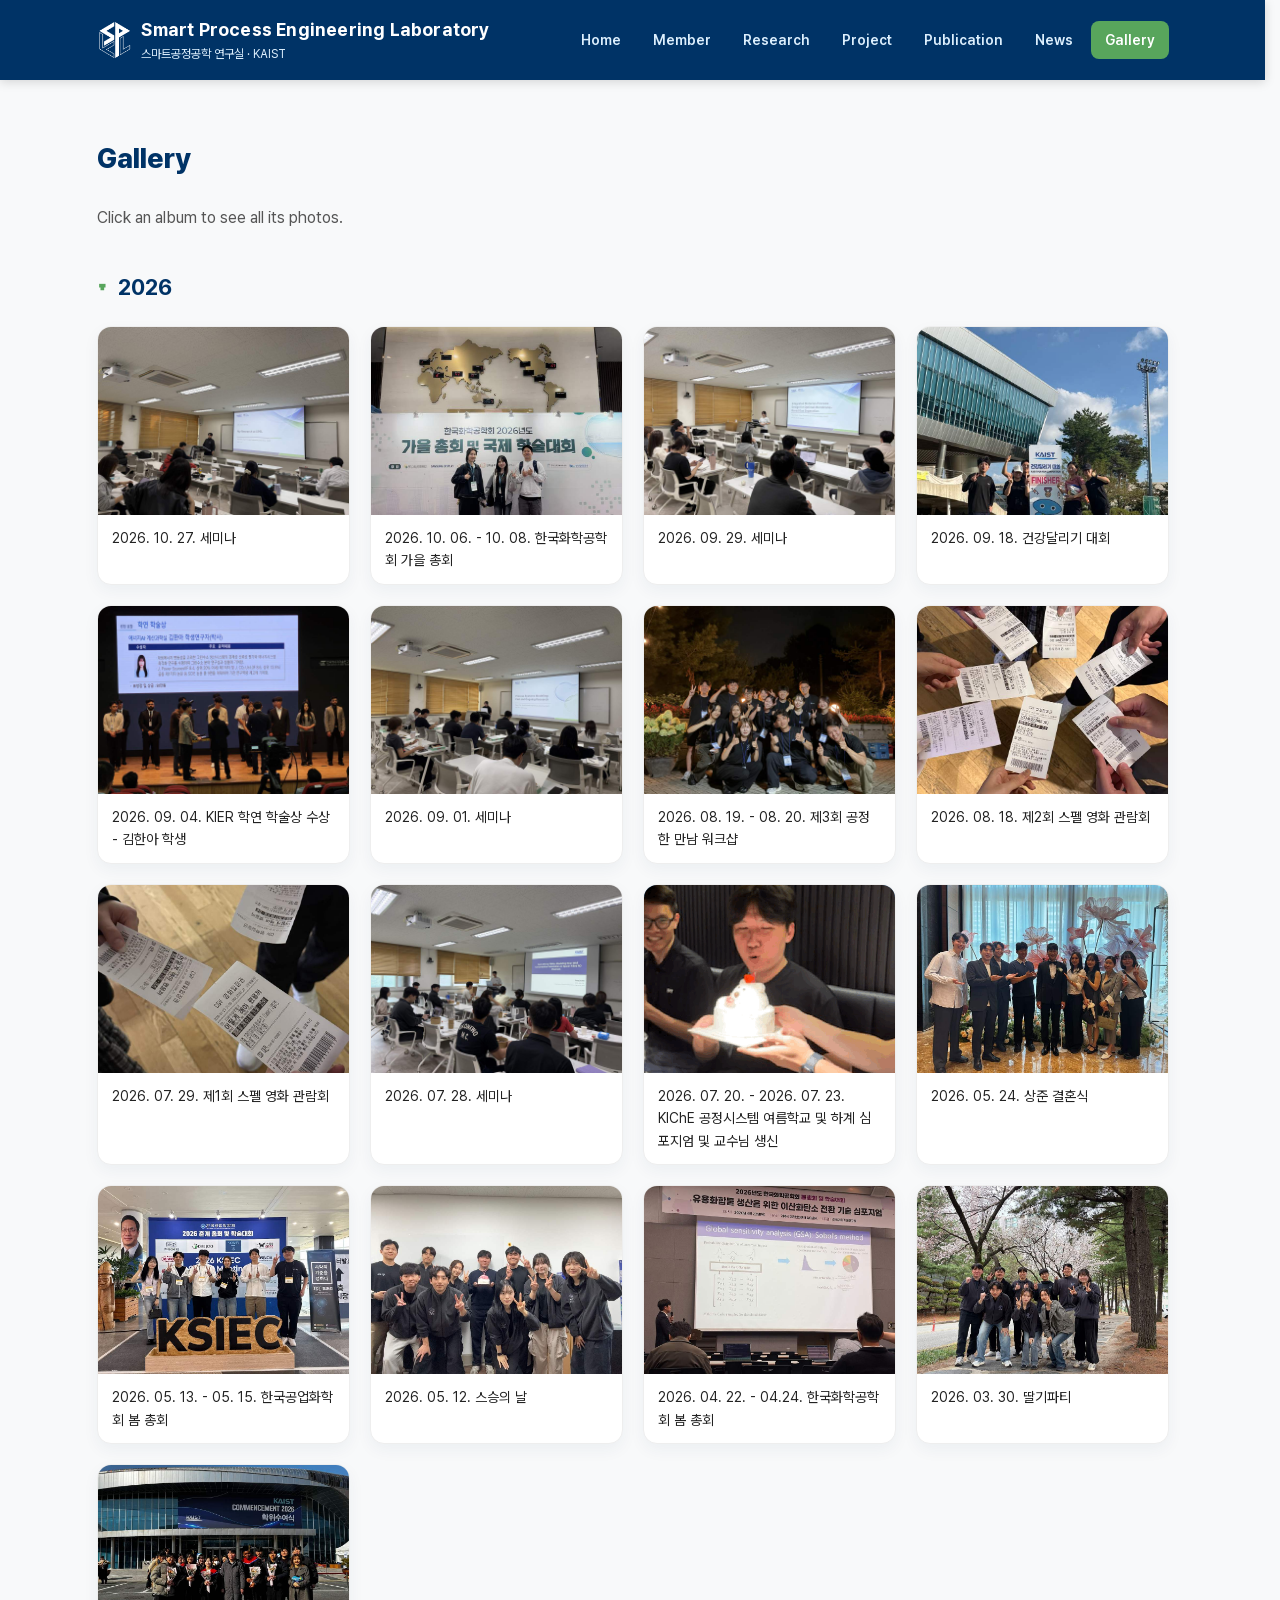
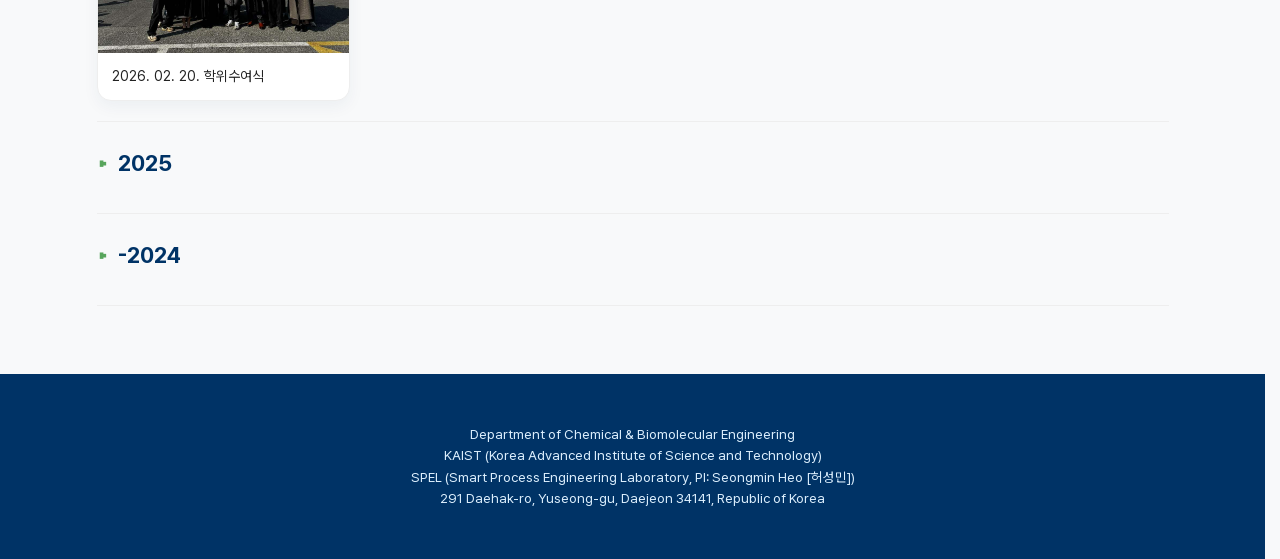
<file: gallery.html>
<!DOCTYPE html>
<html lang="ko">
<head>
  <meta charset="UTF-8">
  <meta name="viewport" content="width=device-width, initial-scale=1.0">
  <title>Gallery - SPEL, KAIST</title>
  <link rel="stylesheet" href="style.css">
  <link rel="icon" href="images/spel-logo.png">
</head>
<body>

  <header>
    <div class="header-inner">
      <a href="index.html" class="brand">
        <img src="images/spel-logo-white.png" alt="SPEL logo" class="brand-logo" onerror="this.style.display='none'">
        <span class="brand-text">
          <span class="brand-en">Smart Process Engineering Laboratory</span>
          <span class="brand-kr">스마트공정공학 연구실 · KAIST</span>
        </span>
      </a>
      <input type="checkbox" id="nav-toggle">
      <label for="nav-toggle" class="nav-toggle-label">☰</label>
      <nav>
        <a href="index.html">Home</a>
        <a href="member.html">Member</a>
        <a href="research.html">Research</a>
        <a href="project.html">Project</a>
        <a href="publication.html">Publication</a>
        <a href="news.html">News</a>
        <a href="gallery.html">Gallery</a>
      </nav>
    </div>
  </header>

  <main>
    <section id="gallery">
      <div class="section-head">
        <h2>Gallery</h2>
      </div>
      <p class="section-intro">Click an album to see all its photos.</p>
      <div id="gallery-root"></div>
    </section>
  </main>

  <footer>
    <p>
      Department of Chemical &amp; Biomolecular Engineering<br>
      KAIST (Korea Advanced Institute of Science and Technology)<br>
      SPEL (Smart Process Engineering Laboratory, PI: Seongmin Heo [허성민])<br>
      291 Daehak-ro, Yuseong-gu, Daejeon 34141, Republic of Korea
    </p>
  </footer>

  <script src="script.js"></script>
</body>
</html>
</file>
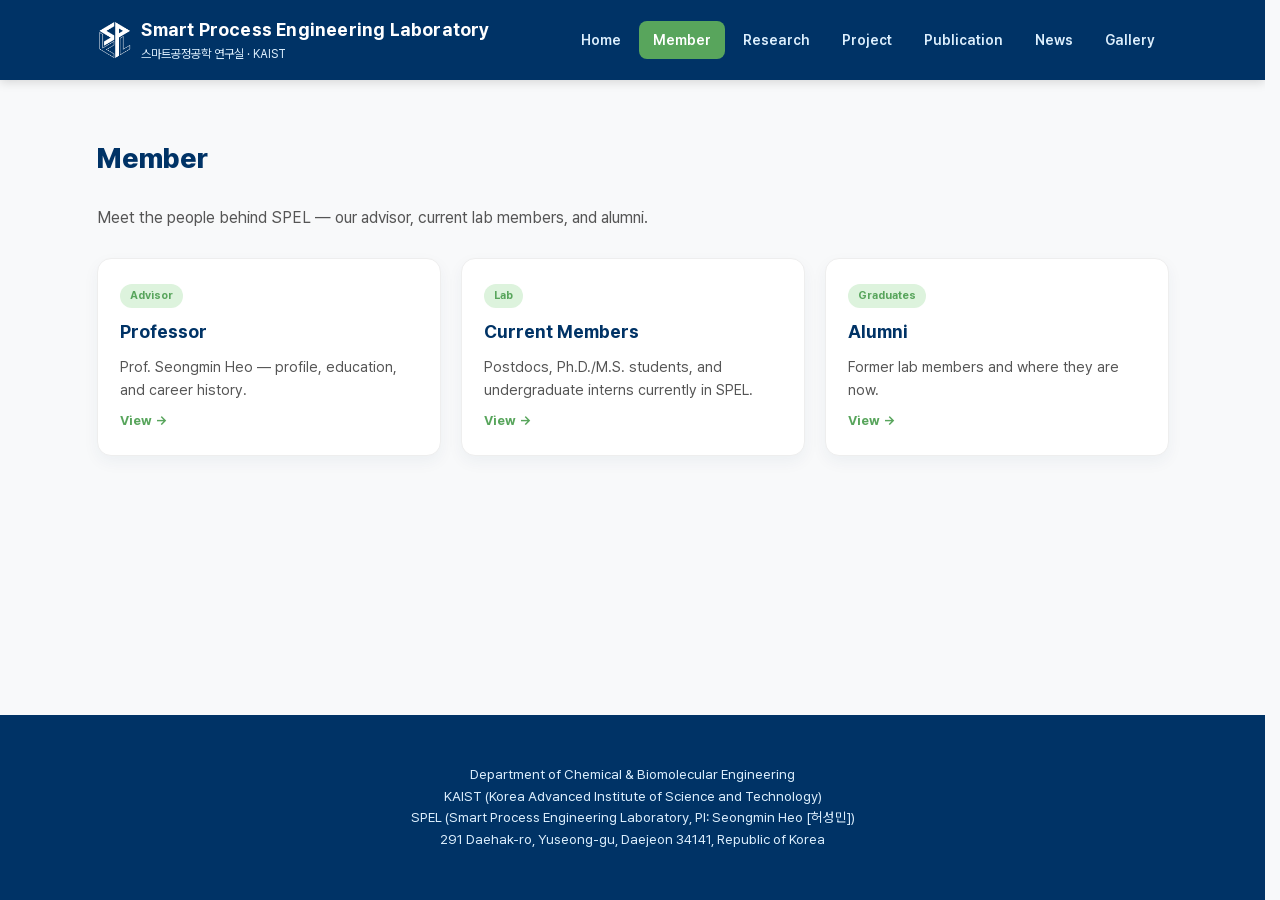
<file: member.html>
<!DOCTYPE html>
<html lang="ko">
<head>
  <meta charset="UTF-8">
  <meta name="viewport" content="width=device-width, initial-scale=1.0">
  <title>Member - SPEL, KAIST</title>
  <link rel="stylesheet" href="style.css">
  <link rel="icon" href="images/spel-logo.png">
</head>
<body>

  <header>
    <div class="header-inner">
      <a href="index.html" class="brand">
        <img src="images/spel-logo-white.png" alt="SPEL logo" class="brand-logo" onerror="this.style.display='none'">
        <span class="brand-text">
          <span class="brand-en">Smart Process Engineering Laboratory</span>
          <span class="brand-kr">스마트공정공학 연구실 · KAIST</span>
        </span>
      </a>
      <input type="checkbox" id="nav-toggle">
      <label for="nav-toggle" class="nav-toggle-label">☰</label>
      <nav>
        <a href="index.html">Home</a>
        <a href="member.html">Member</a>
        <a href="research.html">Research</a>
        <a href="project.html">Project</a>
        <a href="publication.html">Publication</a>
        <a href="news.html">News</a>
        <a href="gallery.html">Gallery</a>
      </nav>
    </div>
  </header>

  <main>

    <section id="member-overview">
      <div class="section-head">
        <h2>Member</h2>
      </div>
      <p class="section-intro">
        Meet the people behind SPEL &mdash; our advisor, current lab members, and alumni.
      </p>

      <div class="grid">
        <a class="card" href="member/professor.html">
          <span class="tag">Advisor</span>
          <h3>Professor</h3>
          <p>Prof. Seongmin Heo &mdash; profile, education, and career history.</p>
          <span class="card-arrow">View →</span>
        </a>
        <a class="card" href="member/current.html">
          <span class="tag">Lab</span>
          <h3>Current Members</h3>
          <p>Postdocs, Ph.D./M.S. students, and undergraduate interns currently in SPEL.</p>
          <span class="card-arrow">View →</span>
        </a>
        <a class="card" href="member/alumni.html">
          <span class="tag">Graduates</span>
          <h3>Alumni</h3>
          <p>Former lab members and where they are now.</p>
          <span class="card-arrow">View →</span>
        </a>
      </div>
    </section>

  </main>

  <footer>
    <p>
      Department of Chemical &amp; Biomolecular Engineering<br>
      KAIST (Korea Advanced Institute of Science and Technology)<br>
      SPEL (Smart Process Engineering Laboratory, PI: Seongmin Heo [허성민])<br>
      291 Daehak-ro, Yuseong-gu, Daejeon 34141, Republic of Korea
    </p>
  </footer>

  <script src="script.js"></script>
</body>
</html>
</file>
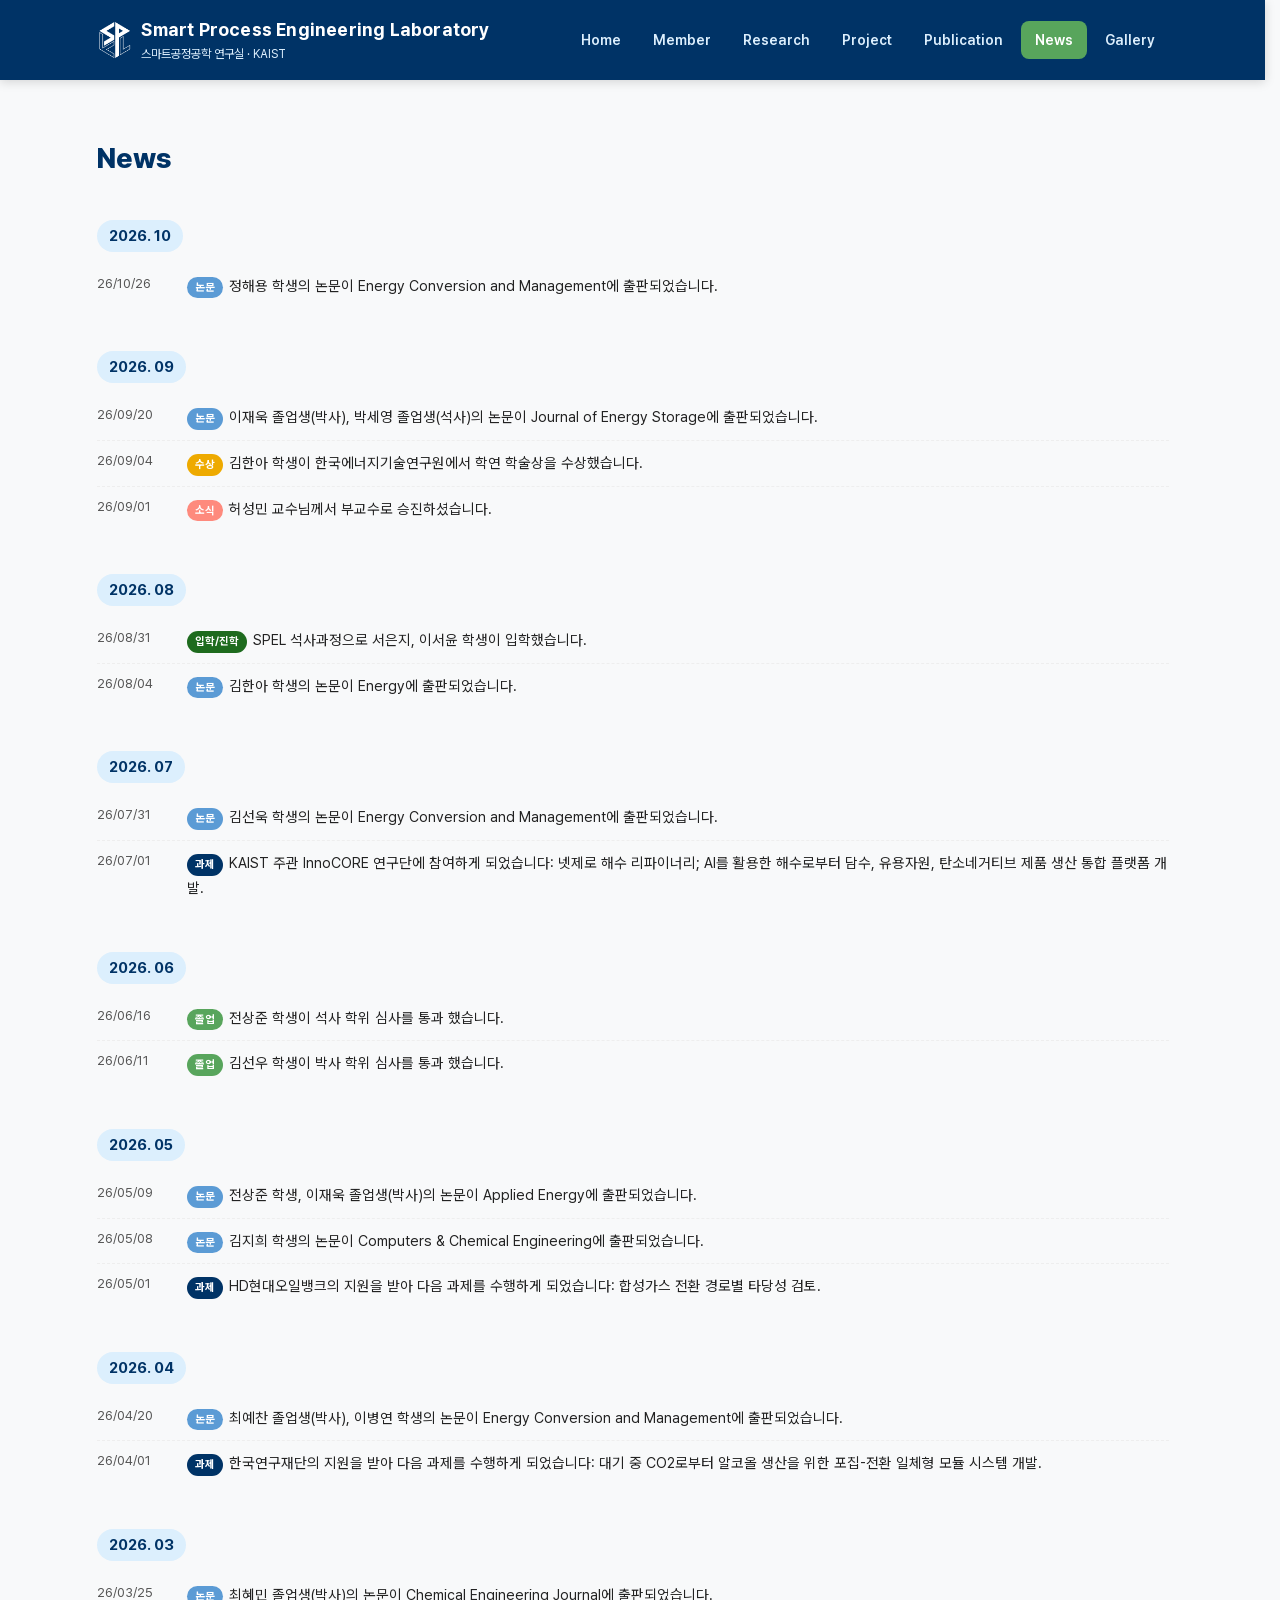
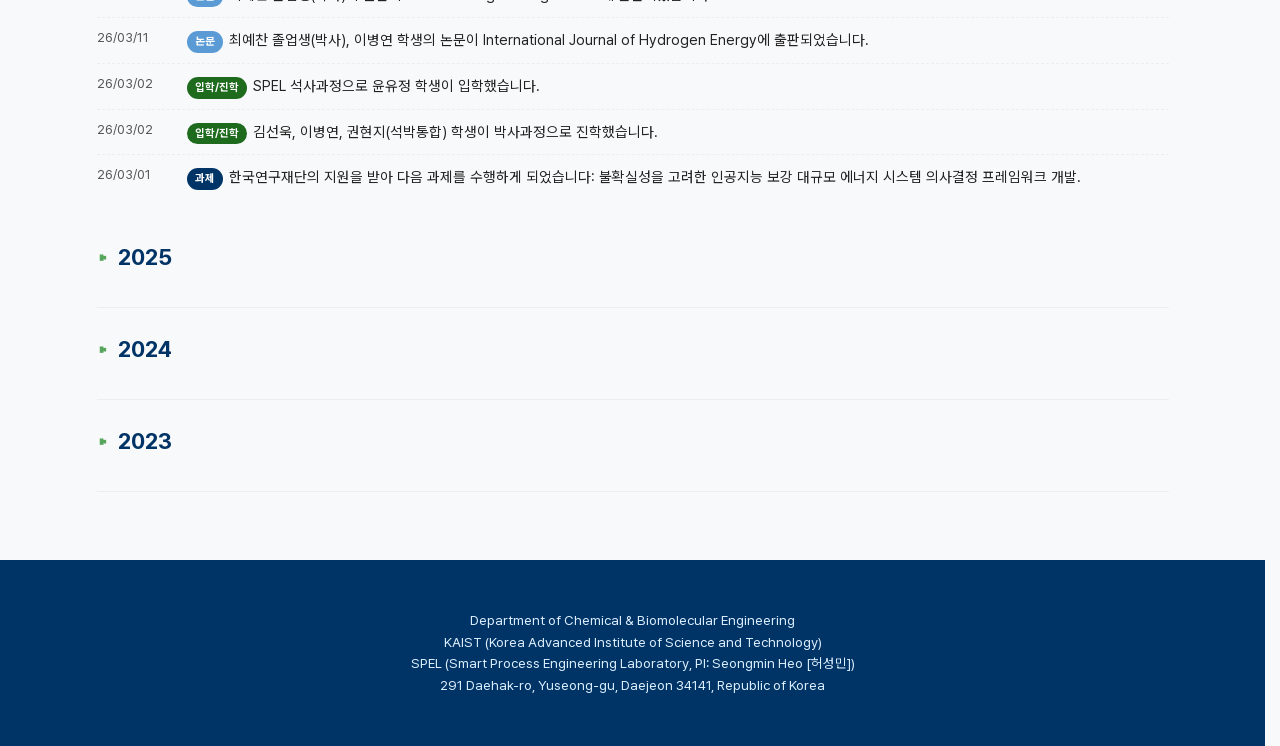
<file: news.html>
<!DOCTYPE html>
<html lang="ko">
<head>
  <meta charset="UTF-8">
  <meta name="viewport" content="width=device-width, initial-scale=1.0">
  <title>News - SPEL, KAIST</title>
  <link rel="stylesheet" href="style.css">
  <link rel="icon" href="images/spel-logo.png">
</head>
<body>

  <header>
    <div class="header-inner">
      <a href="index.html" class="brand">
        <img src="images/spel-logo-white.png" alt="SPEL logo" class="brand-logo" onerror="this.style.display='none'">
        <span class="brand-text">
          <span class="brand-en">Smart Process Engineering Laboratory</span>
          <span class="brand-kr">스마트공정공학 연구실 · KAIST</span>
        </span>
      </a>
      <input type="checkbox" id="nav-toggle">
      <label for="nav-toggle" class="nav-toggle-label">☰</label>
      <nav>
        <a href="index.html">Home</a>
        <a href="member.html">Member</a>
        <a href="research.html">Research</a>
        <a href="project.html">Project</a>
        <a href="publication.html">Publication</a>
        <a href="news.html">News</a>
        <a href="gallery.html">Gallery</a>
      </nav>
    </div>
  </header>

  <main>
    <section id="news">
      <div class="section-head">
        <h2>News</h2>
      </div>

      <div class="news-month">
        <h3>2026. 10</h3>
        <div class="news-item"><span class="news-date">26/10/26</span><span><span class="news-tag tag-논문">논문</span>정해용 학생의 논문이 Energy Conversion and Management에 출판되었습니다.</span></div>
      </div>

      <div class="news-month">
        <h3>2026. 09</h3>
        <div class="news-item"><span class="news-date">26/09/20</span><span><span class="news-tag tag-논문">논문</span>이재욱 졸업생(박사), 박세영 졸업생(석사)의 논문이 Journal of Energy Storage에 출판되었습니다.</span></div>
        <div class="news-item"><span class="news-date">26/09/04</span><span><span class="news-tag tag-수상">수상</span>김한아 학생이 한국에너지기술연구원에서 학연 학술상을 수상했습니다.</span></div>
        <div class="news-item"><span class="news-date">26/09/01</span><span><span class="news-tag tag-기타">소식</span>허성민 교수님께서 부교수로 승진하셨습니다.</span></div>
      </div>

      <div class="news-month">
        <h3>2026. 08</h3>
        <div class="news-item"><span class="news-date">26/08/31</span><span><span class="news-tag tag-입학/진학">입학/진학</span>SPEL 석사과정으로 서은지, 이서윤 학생이 입학했습니다.</span></div>
        <div class="news-item"><span class="news-date">26/08/04</span><span><span class="news-tag tag-논문">논문</span>김한아 학생의 논문이 Energy에 출판되었습니다.</span></div>
      </div>

      <div class="news-month">
        <h3>2026. 07</h3>
        <div class="news-item"><span class="news-date">26/07/31</span><span><span class="news-tag tag-논문">논문</span>김선욱 학생의 논문이 Energy Conversion and Management에 출판되었습니다.</span></div>
        <div class="news-item"><span class="news-date">26/07/01</span><span><span class="news-tag tag-과제">과제</span>KAIST 주관 InnoCORE 연구단에 참여하게 되었습니다: 넷제로 해수 리파이너리; AI를 활용한 해수로부터 담수, 유용자원, 탄소네거티브 제품 생산 통합 플랫폼 개발.</span></div>
      </div>
      
      <div class="news-month">
        <h3>2026. 06</h3>
        <div class="news-item"><span class="news-date">26/06/16</span><span><span class="news-tag tag-졸업">졸업</span>전상준 학생이 석사 학위 심사를 통과 했습니다.</span></div>
        <div class="news-item"><span class="news-date">26/06/11</span><span><span class="news-tag tag-졸업">졸업</span>김선우 학생이 박사 학위 심사를 통과 했습니다.</span></div>
      </div>

      <div class="news-month">
        <h3>2026. 05</h3>
        <div class="news-item"><span class="news-date">26/05/09</span><span><span class="news-tag tag-논문">논문</span>전상준 학생, 이재욱 졸업생(박사)의 논문이 Applied Energy에 출판되었습니다.</span></div>
        <div class="news-item"><span class="news-date">26/05/08</span><span><span class="news-tag tag-논문">논문</span>김지희 학생의 논문이 Computers &amp; Chemical Engineering에 출판되었습니다.</span></div>
        <div class="news-item"><span class="news-date">26/05/01</span><span><span class="news-tag tag-과제">과제</span>HD현대오일뱅크의 지원을 받아 다음 과제를 수행하게 되었습니다: 합성가스 전환 경로별 타당성 검토.</span></div>
      </div>

      <div class="news-month">
        <h3>2026. 04</h3>
        <div class="news-item"><span class="news-date">26/04/20</span><span><span class="news-tag tag-논문">논문</span>최예찬 졸업생(박사), 이병연 학생의 논문이 Energy Conversion and Management에 출판되었습니다.</span></div>
        <div class="news-item"><span class="news-date">26/04/01</span><span><span class="news-tag tag-과제">과제</span>한국연구재단의 지원을 받아 다음 과제를 수행하게 되었습니다: 대기 중 CO2로부터 알코올 생산을 위한 포집-전환 일체형 모듈 시스템 개발.</span></div>
      </div>

      <div class="news-month">
        <h3>2026. 03</h3>
        <div class="news-item"><span class="news-date">26/03/25</span><span><span class="news-tag tag-논문">논문</span>최혜민 졸업생(박사)의 논문이 Chemical Engineering Journal에 출판되었습니다.</span></div>
        <div class="news-item"><span class="news-date">26/03/11</span><span><span class="news-tag tag-논문">논문</span>최예찬 졸업생(박사), 이병연 학생의 논문이 International Journal of Hydrogen Energy에 출판되었습니다.</span></div>
        <div class="news-item"><span class="news-date">26/03/02</span><span><span class="news-tag tag-입학/진학">입학/진학</span>SPEL 석사과정으로 윤유정 학생이 입학했습니다.</span></div>
        <div class="news-item"><span class="news-date">26/03/02</span><span><span class="news-tag tag-입학/진학">입학/진학</span>김선욱, 이병연, 권현지(석박통합) 학생이 박사과정으로 진학했습니다.</span></div>
        <div class="news-item"><span class="news-date">26/03/01</span><span><span class="news-tag tag-과제">과제</span>한국연구재단의 지원을 받아 다음 과제를 수행하게 되었습니다: 불확실성을 고려한 인공지능 보강 대규모 에너지 시스템 의사결정 프레임워크 개발.</span></div>
      </div>

      <details class="toggle-group">
        <summary><span class="arrow">▸</span> 2025</summary>

      <div class="news-month">
        <h3>2025. 12</h3>
        <div class="news-item"><span class="news-date">25/12/16</span><span><span class="news-tag tag-졸업">졸업</span>김선욱, 이병연 학생이 석사 학위 심사를 통과 했습니다.</span></div>
        <div class="news-item"><span class="news-date">25/12/10</span><span><span class="news-tag tag-졸업">졸업</span>최혜민 학생이 박사 학위 심사를 통과 했습니다.</span></div>
      </div>

      <div class="news-month">
        <h3>2025. 11</h3>
        <div class="news-item"><span class="news-date">25/11/14</span><span><span class="news-tag tag-논문">논문</span>정우현 졸업생(박사)의 논문이 Journal of Energy Storage에 출판되었습니다.</span></div>
      </div>

      <div class="news-month">
        <h3>2025. 10</h3>
        <div class="news-item"><span class="news-date">25/10/17</span><span><span class="news-tag tag-수상">수상</span>김선욱, 이병연 학생이 한국화학공학회 주관 2025년도 가을 총회 및 국제 학술대회에서 우수 포스터 발표상을 수상했습니다.</span></div>
      </div>

      <div class="news-month">
        <h3>2025. 09</h3>
        <div class="news-item"><span class="news-date">25/09/27</span><span><span class="news-tag tag-논문">논문</span>한동호 졸업생(박사/포닥)의 논문이 Applied Energy에 출판되었습니다.</span></div>
        <div class="news-item"><span class="news-date">25/09/01</span><span><span class="news-tag tag-입학/진학">입학/진학</span>SPEL 박사과정으로 정해용, 최나은 학생이 입학했습니다.</span></div>
        <div class="news-item"><span class="news-date">25/09/01</span><span><span class="news-tag tag-과제">과제</span>Saudi Aramco의 지원을 받아, 다음 과제를 수행하게 되었습니다: AI-driven discovery of CO2 capture materials for direct air capture under process-level considerations.</span></div>
      </div>

      <div class="news-month">
        <h3>2025. 07</h3>
        <div class="news-item"><span class="news-date">25/07/01</span><span><span class="news-tag tag-과제">과제</span>UNIST 주관 InnoCORE 연구단에 참여하게 되었습니다: 지능형 수소기술 혁신연구단.</span></div>
      </div>

      <div class="news-month">
        <h3>2025. 06</h3>
        <div class="news-item"><span class="news-date">25/06/18</span><span><span class="news-tag tag-졸업">졸업</span>김민규 학생이 석사 학위 심사를 통과 했습니다.</span></div>
        <div class="news-item"><span class="news-date">25/06/12</span><span><span class="news-tag tag-졸업">졸업</span>정우현 학생이 박사 학위 심사를 통과 했습니다.</span></div>
        <div class="news-item"><span class="news-date">25/06/01</span><span><span class="news-tag tag-과제">과제</span>LG에너지솔루션의 지원을 받아, 다음 과제를 수행하게 되었습니다: 셀 구성 물질과 상황에 따른 가스 생성 예측 개발 연구.</span></div>
      </div>

      <div class="news-month">
        <h3>2025. 05</h3>
        <div class="news-item"><span class="news-date">25/05/21</span><span><span class="news-tag tag-졸업">졸업</span>Derrick Adams 학생이 박사 학위 심사를 통과 했습니다.</span></div>
      </div>

      <div class="news-month">
        <h3>2025. 04</h3>
        <div class="news-item"><span class="news-date">25/04/01</span><span><span class="news-tag tag-과제">과제</span>환경부(한국환경산업기술원)의 지원을 받아, 다음 과제를 수행하게 되었습니다: CO2 포집-저장-활용 기술 온실가스 감축량 평가기술(주관기관: 한국화학연구원).</span></div>
      </div>

      <div class="news-month">
        <h3>2025. 02</h3>
        <div class="news-item"><span class="news-date">25/02/24</span><span><span class="news-tag tag-입학/진학">입학/진학</span>SPEL 박사 과정으로 김한아 학생이, 석사 과정으로 권현지, 김종우, 손유일 학생이 입학했습니다.</span></div>
        <div class="news-item"><span class="news-date">25/02/19</span><span><span class="news-tag tag-논문">논문</span>Derrick Adams 학생의 논문이 Computers &amp; Chemical Engineering에 출판되었습니다.</span></div>
        <div class="news-item"><span class="news-date">25/02/17</span><span><span class="news-tag tag-논문">논문</span>정해용 졸업생(석사), 임형묵 졸업생(박사)의 논문이 Fuel에 출판되었습니다.</span></div>
      </div>

      <div class="news-month">
        <h3>2025. 01</h3>
        <div class="news-item"><span class="news-date">25/01/08</span><span><span class="news-tag tag-논문">논문</span>천우필 졸업생(석사)의 논문이 Korean Journal of Chemical Engineering에 출판되었습니다.</span></div>
      </div>

      </details>

      <details class="toggle-group">
        <summary><span class="arrow">▸</span> 2024</summary>

      <div class="news-month">
        <h3>2024. 12</h3>
        <div class="news-item"><span class="news-date">24/12/16</span><span><span class="news-tag tag-논문">논문</span>최예찬 졸업생(박사)의 논문이 Applied Energy에 출판되었습니다.</span></div>
      </div>

      <div class="news-month">
        <h3>2024. 11</h3>
        <div class="news-item"><span class="news-date">24/11/16</span><span><span class="news-tag tag-논문">논문</span>이재욱 학생의 논문이 Computers &amp; Chemical Engineering에 출판되었습니다.</span></div>
      </div>

      <div class="news-month">
        <h3>2024. 09</h3>
        <div class="news-item"><span class="news-date">24/09/09</span><span><span class="news-tag tag-졸업">졸업</span>이재욱 학생이 박사 학위 심사를 통과 했습니다.</span></div>
        <div class="news-item"><span class="news-date">24/09/02</span><span><span class="news-tag tag-입학/진학">입학/진학</span>SPEL 석사 과정으로 전상준 학생이 입학했습니다.</span></div>
      </div>

      <div class="news-month">
        <h3>2024. 06</h3>
        <div class="news-item"><span class="news-date">24/06/13</span><span><span class="news-tag tag-졸업">졸업</span>임형묵, 최예찬, 정주영, 한동호 학생이 박사 학위 심사를 통과 했습니다.</span></div>
        <div class="news-item"><span class="news-date">24/06/10</span><span><span class="news-tag tag-졸업">졸업</span>배성진 학생이 박사 학위 심사를 통과 했습니다.</span></div>
        <div class="news-item"><span class="news-date">24/06/05</span><span><span class="news-tag tag-졸업">졸업</span>박세영 학생이 석사 학위 심사를 통과 했습니다.</span></div>
        <div class="news-item"><span class="news-date">24/06/01</span><span><span class="news-tag tag-과제">과제</span>CJ제일제당의 지원을 받아, 다음 과제를 수행하게 되었습니다: 가변형 생산공정 최적화 solver 개발.</span></div>
      </div>

      <div class="news-month">
        <h3>2024. 05</h3>
        <div class="news-item"><span class="news-date">24/05/13</span><span><span class="news-tag tag-수상">수상</span>한동호 학생이 2024년 봄 화학공학회에서 우수 구두 발표상을 수상했습니다.</span></div>
      </div>

      <div class="news-month">
        <h3>2024. 03</h3>
        <div class="news-item"><span class="news-date">24/03/01</span><span><span class="news-tag tag-과제">과제</span>우리 학과 이재우 교수님께서 센터장으로 계신 선도연구센터(ERC) 과제에 참여하게 되었습니다(과제명: 분산형 저탄소 수소생산 연구센터).</span></div>
      </div>

      <div class="news-month">
        <h3>2024. 02</h3>
        <div class="news-item"><span class="news-date">24/02/26</span><span><span class="news-tag tag-입학/진학">입학/진학</span>SPEL 석사 과정으로 김선욱, 이병연 학생이 입학했습니다.</span></div>
      </div>

      </details>

      <details class="toggle-group">
        <summary><span class="arrow">▸</span> 2023</summary>

      <div class="news-month">
        <h3>2023. 12</h3>
        <div class="news-item"><span class="news-date">23/12/18</span><span><span class="news-tag tag-졸업">졸업</span>천우필 학생이 석사 학위 심사를 통과 했습니다.</span></div>
        <div class="news-item"><span class="news-date">23/12/02</span><span><span class="news-tag tag-수상">수상</span>박세영 학생이 The 34th International Symposium on Chemical Engineering 학회에서 Outstanding Oral Presentation Award를 수상했습니다.</span></div>
      </div>

      <div class="news-month">
        <h3>2023. 11</h3>
        <div class="news-item"><span class="news-date">23/11/28</span><span><span class="news-tag tag-졸업">졸업</span>박정호 학생이 박사 학위 심사를 통과 했습니다.</span></div>
        <div class="news-item"><span class="news-date">23/11/15</span><span><span class="news-tag tag-논문">논문</span>김선우 학생의 논문이 Renewable and Sustainable Energy Reviews에 출판되었습니다.</span></div>
        <div class="news-item"><span class="news-date">23/11/10</span><span><span class="news-tag tag-수상">수상</span>허성민 교수님께서 International Journal of Control, Automation, and Systems 저널에서 Best Associate Editor Award를 수상하셨습니다.</span></div>
        <div class="news-item"><span class="news-date">23/11/03</span><span><span class="news-tag tag-논문">논문</span>박정호 학생의 논문이 Energy Conversion and Management에 출판되었습니다.</span></div>
      </div>

      <div class="news-month">
        <h3>2023. 10</h3>
        <div class="news-item"><span class="news-date">23/10/24</span><span><span class="news-tag tag-논문">논문</span>천우필 학생의 논문이 Journal of CO2 Utilization에 출판되었습니다.</span></div>
      </div>

      <div class="news-month">
        <h3>2023. 08</h3>
        <div class="news-item"><span class="news-date">23/08/28</span><span><span class="news-tag tag-입학/진학">입학/진학</span>SPEL 박사 과정으로 김지희 학생이, 석사 과정으로 김민규 학생이 입학했습니다.</span></div>
        <div class="news-item"><span class="news-date">23/08/09</span><span><span class="news-tag tag-졸업">졸업</span>최홍범 학생이 박사 학위 심사를 통과 했습니다.</span></div>
      </div>

      <div class="news-month">
        <h3>2023. 07</h3>
        <div class="news-item"><span class="news-date">23/07/01</span><span><span class="news-tag tag-기타">소식</span>SPEL의 지도교수님인 허성민 교수님께서 KAIST에 부임하셨습니다.</span></div>
      </div>

      </details>

    </section>
  </main>

  <footer>
    <p>
      Department of Chemical &amp; Biomolecular Engineering<br>
      KAIST (Korea Advanced Institute of Science and Technology)<br>
      SPEL (Smart Process Engineering Laboratory, PI: Seongmin Heo [허성민])<br>
      291 Daehak-ro, Yuseong-gu, Daejeon 34141, Republic of Korea
    </p>
  </footer>

  <script src="script.js"></script>
</body>
</html>
</file>
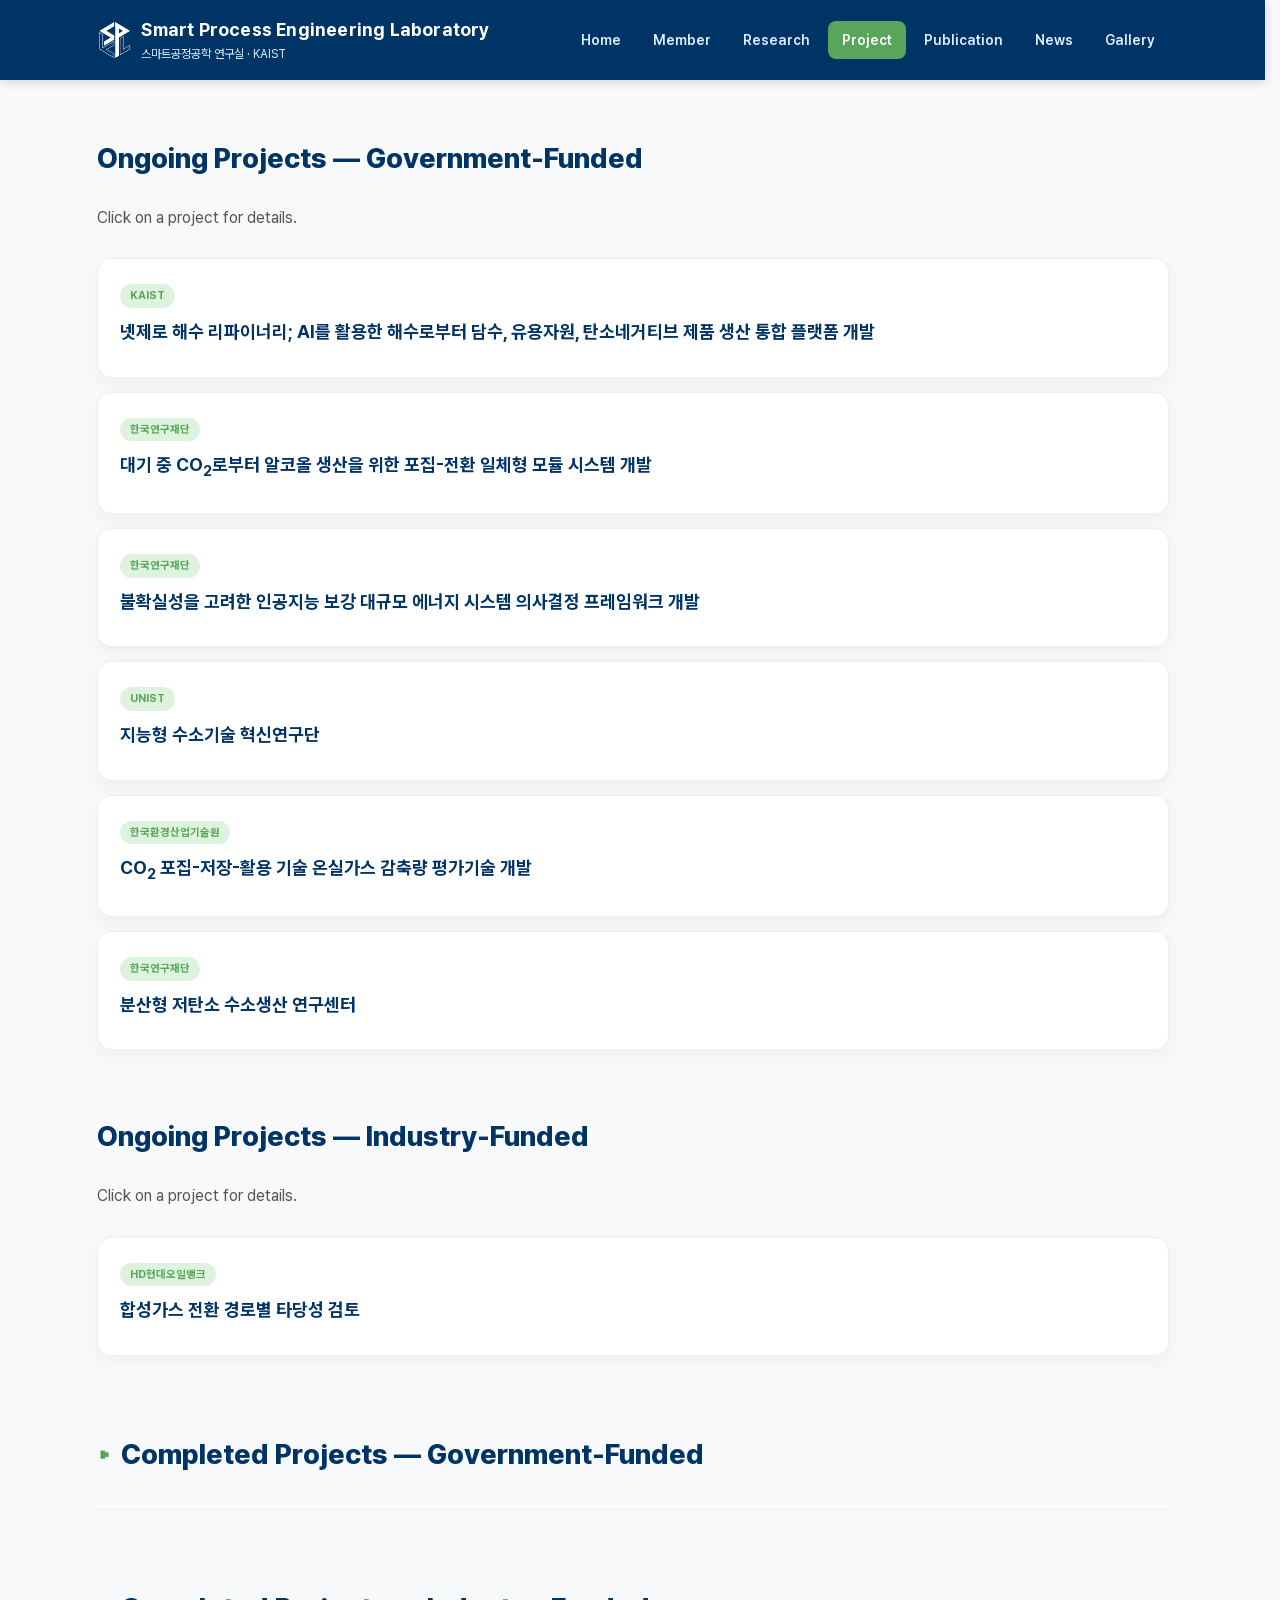
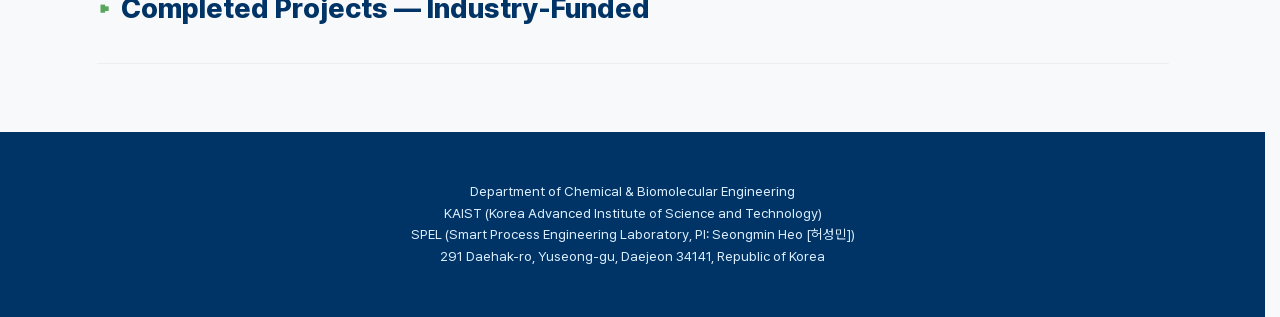
<file: project.html>
<!DOCTYPE html>
<html lang="ko">
<head>
  <meta charset="UTF-8">
  <meta name="viewport" content="width=device-width, initial-scale=1.0">
  <title>Project - SPEL, KAIST</title>
  <link rel="stylesheet" href="style.css">
  <link rel="icon" href="images/spel-logo.png">
</head>
<body>

  <header>
    <div class="header-inner">
      <a href="index.html" class="brand">
        <img src="images/spel-logo-white.png" alt="SPEL logo" class="brand-logo" onerror="this.style.display='none'">
        <span class="brand-text">
          <span class="brand-en">Smart Process Engineering Laboratory</span>
          <span class="brand-kr">스마트공정공학 연구실 · KAIST</span>
        </span>
      </a>
      <input type="checkbox" id="nav-toggle">
      <label for="nav-toggle" class="nav-toggle-label">☰</label>
      <nav>
        <a href="index.html">Home</a>
        <a href="member.html">Member</a>
        <a href="research.html">Research</a>
        <a href="project.html">Project</a>
        <a href="publication.html">Publication</a>
        <a href="news.html">News</a>
        <a href="gallery.html">Gallery</a>
      </nav>
    </div>
  </header>

  <main>

    <section id="ongoing-gov">
      <div class="section-head">
        <h2>Ongoing Projects &mdash; Government-Funded</h2>
      </div>
      <p class="section-intro">Click on a project for details.</p>

      <div class="project-list">

        <div class="card clickable" role="button" tabindex="0"
             onclick="document.getElementById('dlg-proj-net-zero-seawater-refinery').showModal()" onkeydown="if(event.key==='Enter')this.click()">
          <span class="tag">KAIST</span>
          <h3>넷제로 해수 리파이너리; AI를 활용한 해수로부터 담수, 유용자원, 탄소네거티브 제품 생산 통합 플랫폼 개발</h3>
        </div>
        <dialog id="dlg-proj-net-zero-seawater-refinery" class="member-dialog">
          <button class="dialog-close" onclick="this.closest('dialog').close()">✕</button>
          <h3>넷제로 해수 리파이너리; AI를 활용한 해수로부터 담수, 유용자원, 탄소네거티브 제품 생산 통합 플랫폼 개발</h3>
          <ul class="dialog-focus">
            <li class="dialog-en-title">Net-zero seawater refinery; An AI-based integrated refinery platform for carbon capture and resource recovery from seawater</li>
            <li><span class="focus-label">사업명</span> &mdash; InnoCORE 연구단</li>
            <li><span class="focus-label">지원기관</span> &mdash; KAIST</li>
            <li><span class="focus-label">수행기간</span> &mdash; 2026.07&ndash;2030.12</li>
          </ul>
        </dialog>
        
        <div class="card clickable" role="button" tabindex="0"
             onclick="document.getElementById('dlg-proj-co2-to-alcohol-capture-conversion').showModal()" onkeydown="if(event.key==='Enter')this.click()">
          <span class="tag">한국연구재단</span>
          <h3>대기 중 CO<sub>2</sub>로부터 알코올 생산을 위한 포집-전환 일체형 모듈 시스템 개발</h3>
        </div>
        <dialog id="dlg-proj-co2-to-alcohol-capture-conversion" class="member-dialog">
          <button class="dialog-close" onclick="this.closest('dialog').close()">✕</button>
          <h3>대기 중 CO<sub>2</sub>로부터 알코올 생산을 위한 포집-전환 일체형 모듈 시스템 개발</h3>
          <ul class="dialog-focus">
            <li class="dialog-en-title">Modular system for air to alcohol synthesis</li>
            <li><span class="focus-label">사업명</span> &mdash; CO<sub>2</sub>동시포집-전환(RCC)융합기술개발사업</li>
            <li><span class="focus-label">지원기관</span> &mdash; 한국연구재단</li>
            <li><span class="focus-label">수행기간</span> &mdash; 2026.04&ndash;2030.12</li>
          </ul>
        </dialog>

        <div class="card clickable" role="button" tabindex="0"
             onclick="document.getElementById('dlg-proj-ai-augmented-energy-system-decision').showModal()" onkeydown="if(event.key==='Enter')this.click()">
          <span class="tag">한국연구재단</span>
          <h3>불확실성을 고려한 인공지능 보강 대규모 에너지 시스템 의사결정 프레임워크 개발</h3>
        </div>
        <dialog id="dlg-proj-ai-augmented-energy-system-decision" class="member-dialog">
          <button class="dialog-close" onclick="this.closest('dialog').close()">✕</button>
          <h3>불확실성을 고려한 인공지능 보강 대규모 에너지 시스템 의사결정 프레임워크 개발</h3>
          <ul class="dialog-focus">
            <li class="dialog-en-title">AI-augmented decision making framework for large-scale energy systems under uncertainty</li>
            <li><span class="focus-label">사업명</span> &mdash; 신진연구(유형B)</li>
            <li><span class="focus-label">지원기관</span> &mdash; 한국연구재단</li>
            <li><span class="focus-label">수행기간</span> &mdash; 2026.03&ndash;2031.02</li>
          </ul>
        </dialog>

        <div class="card clickable" role="button" tabindex="0"
             onclick="document.getElementById('dlg-proj-hydrogen-innovation-research-center').showModal()" onkeydown="if(event.key==='Enter')this.click()">
          <span class="tag">UNIST</span>
          <h3>지능형 수소기술 혁신연구단</h3>
        </div>
        <dialog id="dlg-proj-hydrogen-innovation-research-center" class="member-dialog">
          <button class="dialog-close" onclick="this.closest('dialog').close()">✕</button>
          <h3>지능형 수소기술 혁신연구단</h3>
          <ul class="dialog-focus">
            <li class="dialog-en-title">AI-driven hydrogen technology innovation center</li>
            <li><span class="focus-label">사업명</span> &mdash; InnoCORE 연구단</li>
            <li><span class="focus-label">지원기관</span> &mdash; UNIST</li>
            <li><span class="focus-label">수행기간</span> &mdash; 2025.07&ndash;2029.12</li>
          </ul>
        </dialog>

        <div class="card clickable" role="button" tabindex="0"
             onclick="document.getElementById('dlg-proj-ccus-ghg-assessment').showModal()" onkeydown="if(event.key==='Enter')this.click()">
          <span class="tag">한국환경산업기술원</span>
          <h3>CO<sub>2</sub> 포집-저장-활용 기술 온실가스 감축량 평가기술 개발</h3>
        </div>
        <dialog id="dlg-proj-ccus-ghg-assessment" class="member-dialog">
          <button class="dialog-close" onclick="this.closest('dialog').close()">✕</button>
          <h3>CO<sub>2</sub> 포집-저장-활용 기술 온실가스 감축량 평가기술 개발</h3>
          <ul class="dialog-focus">
            <li class="dialog-en-title">Development of a platform technology for assessing the greenhouse gas reduction potential of carbon neutral technologies</li>
            <li><span class="focus-label">사업명</span> &mdash; 글로벌탄소규제대응 통합관리기술개발사업</li>
            <li><span class="focus-label">지원기관</span> &mdash; 한국환경산업기술원</li>
            <li><span class="focus-label">수행기간</span> &mdash; 2025.04&ndash;2028.12</li>
          </ul>
        </dialog>

        <div class="card clickable" role="button" tabindex="0"
             onclick="document.getElementById('dlg-proj-distributed-low-carbon-hydrogen-center').showModal()" onkeydown="if(event.key==='Enter')this.click()">
          <span class="tag">한국연구재단</span>
          <h3>분산형 저탄소 수소생산 연구센터</h3>
        </div>
        <dialog id="dlg-proj-distributed-low-carbon-hydrogen-center" class="member-dialog">
          <button class="dialog-close" onclick="this.closest('dialog').close()">✕</button>
          <h3>분산형 저탄소 수소생산 연구센터</h3>
          <ul class="dialog-focus">
            <li class="dialog-en-title">Center for decentralized low-carbon hydrogen production</li>
            <li><span class="focus-label">사업명</span> &mdash; 선도연구센터(ERC)</li>
            <li><span class="focus-label">지원기관</span> &mdash; 한국연구재단</li>
            <li><span class="focus-label">수행기간</span> &mdash; 2024.03&ndash;2029.02</li>
          </ul>
        </dialog>

      </div>
    </section>

    <section id="ongoing-industry">
      <div class="section-head">
        <h2>Ongoing Projects &mdash; Industry-Funded</h2>
      </div>
      <p class="section-intro">Click on a project for details.</p>

      <div class="project-list">

        <div class="card clickable" role="button" tabindex="0"
             onclick="document.getElementById('dlg-proj-syngas-pathway').showModal()" onkeydown="if(event.key==='Enter')this.click()">
          <span class="tag">HD현대오일뱅크</span>
          <h3>합성가스 전환 경로별 타당성 검토</h3>
        </div>
        <dialog id="dlg-proj-syngas-pathway" class="member-dialog">
          <button class="dialog-close" onclick="this.closest('dialog').close()">✕</button>
          <h3>합성가스 전환 경로별 타당성 검토</h3>
          <ul class="dialog-focus">
            <li class="dialog-en-title">Feasibility assessment of syngas conversion pathways</li>
            <li><span class="focus-label">지원기관</span> &mdash; HD현대오일뱅크</li>
            <li><span class="focus-label">수행기간</span> &mdash; 2026.05&ndash;2026.10</li>
          </ul>
        </dialog>
        
      </div>
    </section>

    <section id="completed-gov">
      <details class="toggle-group">
        <summary class="section-title"><span class="arrow">▸</span> Completed Projects &mdash; Government-Funded</summary>

        <div class="project-list">

          <div class="card clickable" role="button" tabindex="0"
               onclick="document.getElementById('dlg-proj-ccu-process-economics-co2-reduction').showModal()" onkeydown="if(event.key==='Enter')this.click()">
            <span class="tag">한국연구재단</span>
            <h3>CCU 공정의 경제성 및 CO<sub>2</sub> 저감효과 기반 실용성 평가 및 향상을 위한 전산모사, 분석과 최적화</h3>
          </div>
          <dialog id="dlg-proj-ccu-process-economics-co2-reduction" class="member-dialog">
            <button class="dialog-close" onclick="this.closest('dialog').close()">✕</button>
            <h3>CCU 공정의 경제성 및 CO<sub>2</sub> 저감효과 기반 실용성 평가 및 향상을 위한 전산모사, 분석과 최적화</h3>
            <ul class="dialog-focus">
              <li class="dialog-en-title">Simulation, analysis and optimization of CCU processes to assess and improve their economics and CO<sub>2</sub> reduction effect based commercial feasibility</li>
              <li><span class="focus-label">사업명</span> &mdash; 유용물질 생산을 위한 Carbon to X 기술개발사업</li>
              <li><span class="focus-label">지원기관</span> &mdash; 한국연구재단</li>
              <li><span class="focus-label">수행기간</span> &mdash; 2020.07&ndash;2025.04</li>
            </ul>
          </dialog>

          <div class="card clickable" role="button" tabindex="0"
               onclick="document.getElementById('dlg-proj-sustainable-separation-process-design').showModal()" onkeydown="if(event.key==='Enter')this.click()">
            <span class="tag">한국연구재단</span>
            <h3>지속 가능한 분리 공정 설계를 위한 최적 공정 구조 및 제어 구조의 동시 설계 방법 개발</h3>
          </div>
          <dialog id="dlg-proj-sustainable-separation-process-design" class="member-dialog">
            <button class="dialog-close" onclick="this.closest('dialog').close()">✕</button>
            <h3>지속 가능한 분리 공정 설계를 위한 최적 공정 구조 및 제어 구조의 동시 설계 방법 개발</h3>
            <ul class="dialog-focus">
              <li class="dialog-en-title">Simultaneous design of optimal process and control configurations for sustainable separation process design</li>
              <li><span class="focus-label">사업명</span> &mdash; 기본연구</li>
              <li><span class="focus-label">지원기관</span> &mdash; 한국연구재단</li>
              <li><span class="focus-label">수행기간</span> &mdash; 2022.06&ndash;2025.02</li>
            </ul>
          </dialog>

          <div class="card clickable" role="button" tabindex="0"
               onclick="document.getElementById('dlg-proj-syngas-linear-alpha-olefin').showModal()" onkeydown="if(event.key==='Enter')this.click()">
            <span class="tag">한국산업기술평가관리원</span>
            <h3>합성가스로부터 고순도 선형 알파올레핀 생산 기술개발</h3>
          </div>
          <dialog id="dlg-proj-syngas-linear-alpha-olefin" class="member-dialog">
            <button class="dialog-close" onclick="this.closest('dialog').close()">✕</button>
            <h3>합성가스로부터 고순도 선형 알파올레핀 생산 기술개발</h3>
            <ul class="dialog-focus">
              <li class="dialog-en-title">Development of technology for production of high purity linear alpha olefin from syngas</li>
              <li><span class="focus-label">사업명</span> &mdash; 소재부품기술개발-전략핵심소재자립화</li>
              <li><span class="focus-label">지원기관</span> &mdash; 한국산업기술평가관리원</li>
              <li><span class="focus-label">수행기간</span> &mdash; 2020.08&ndash;2024.12</li>
            </ul>
          </dialog>

          <div class="card clickable" role="button" tabindex="0"
               onclick="document.getElementById('dlg-proj-smart-digital-engineering-workforce').showModal()" onkeydown="if(event.key==='Enter')this.click()">
            <span class="tag">서울대학교 산학협력단</span>
            <h3>스마트 디지털 엔지니어링 전문인력 양성</h3>
          </div>
          <dialog id="dlg-proj-smart-digital-engineering-workforce" class="member-dialog">
            <button class="dialog-close" onclick="this.closest('dialog').close()">✕</button>
            <h3>스마트 디지털 엔지니어링 전문인력 양성</h3>
            <ul class="dialog-focus">
              <li class="dialog-en-title">Smart digital engineering education and training for lead engineer</li>
              <li><span class="focus-label">사업명</span> &mdash; 스마트디지털엔지니어링전문인력양성사업</li>
              <li><span class="focus-label">지원기관</span> &mdash; 서울대학교 산학협력단</li>
              <li><span class="focus-label">수행기간</span> &mdash; 2023.07&ndash;2024.02</li>
            </ul>
          </dialog>

        </div>
      </details>
    </section>

    <section id="completed-industry">
      <details class="toggle-group">
        <summary class="section-title"><span class="arrow">▸</span> Completed Projects &mdash; Industry-Funded</summary>

        <div class="project-list">

          <div class="card clickable" role="button" tabindex="0"
               onclick="document.getElementById('dlg-proj-ai-co2-capture-materials-discovery').showModal()" onkeydown="if(event.key==='Enter')this.click()">
            <span class="tag">Saudi Aramco</span>
            <h3>공정 지표를 반영한 직접 공기 포집용 이산화탄소 흡착 소재의 인공지능 기반 발굴</h3>
          </div>
          <dialog id="dlg-proj-ai-co2-capture-materials-discovery" class="member-dialog">
            <button class="dialog-close" onclick="this.closest('dialog').close()">✕</button>
            <h3>공정 지표를 반영한 직접 공기 포집용 이산화탄소 흡착 소재의 인공지능 기반 발굴</h3>
            <ul class="dialog-focus">
              <li class="dialog-en-title">AI-driven discovery of CO<sub>2</sub> capture materials for direct air capture under process-level considerations</li>
              <li><span class="focus-label">지원기관</span> &mdash; Saudi Aramco</li>
              <li><span class="focus-label">수행기간</span> &mdash; 2025.09&ndash;2026.08</li>
            </ul>
          </dialog>

          <div class="card clickable" role="button" tabindex="0"
               onclick="document.getElementById('dlg-proj-battery-cell-gas-generation-prediction').showModal()" onkeydown="if(event.key==='Enter')this.click()">
            <span class="tag">LG에너지솔루션</span>
            <h3>셀 구성 물질과 상황에 따른 가스 생성 예측 개발 연구</h3>
          </div>
          <dialog id="dlg-proj-battery-cell-gas-generation-prediction" class="member-dialog">
            <button class="dialog-close" onclick="this.closest('dialog').close()">✕</button>
            <h3>셀 구성 물질과 상황에 따른 가스 생성 예측 개발 연구</h3>
            <ul class="dialog-focus">
              <li class="dialog-en-title">Development of predictive models for gas generation based on cell materials and operating conditions</li>
              <li><span class="focus-label">지원기관</span> &mdash; LG에너지솔루션</li>
              <li><span class="focus-label">수행기간</span> &mdash; 2025.06&ndash;2026.05</li>
            </ul>
          </dialog>

          <div class="card clickable" role="button" tabindex="0"
               onclick="document.getElementById('dlg-proj-flexible-production-optimization-solver').showModal()" onkeydown="if(event.key==='Enter')this.click()">
            <span class="tag">CJ제일제당</span>
            <h3>가변형 생산공정 최적화 solver 개발</h3>
          </div>
          <dialog id="dlg-proj-flexible-production-optimization-solver" class="member-dialog">
            <button class="dialog-close" onclick="this.closest('dialog').close()">✕</button>
            <h3>가변형 생산공정 최적화 solver 개발</h3>
            <ul class="dialog-focus">
              <li class="dialog-en-title">Development of flexible production process optimization solver</li>
              <li><span class="focus-label">지원기관</span> &mdash; CJ제일제당</li>
              <li><span class="focus-label">수행기간</span> &mdash; 2024.06&ndash;2025.05</li>
            </ul>
          </dialog>

        </div>
      </details>
    </section>

  </main>

  <footer>
    <p>
      Department of Chemical &amp; Biomolecular Engineering<br>
      KAIST (Korea Advanced Institute of Science and Technology)<br>
      SPEL (Smart Process Engineering Laboratory, PI: Seongmin Heo [허성민])<br>
      291 Daehak-ro, Yuseong-gu, Daejeon 34141, Republic of Korea
    </p>
  </footer>

  <script src="script.js"></script>
</body>
</html>
</file>
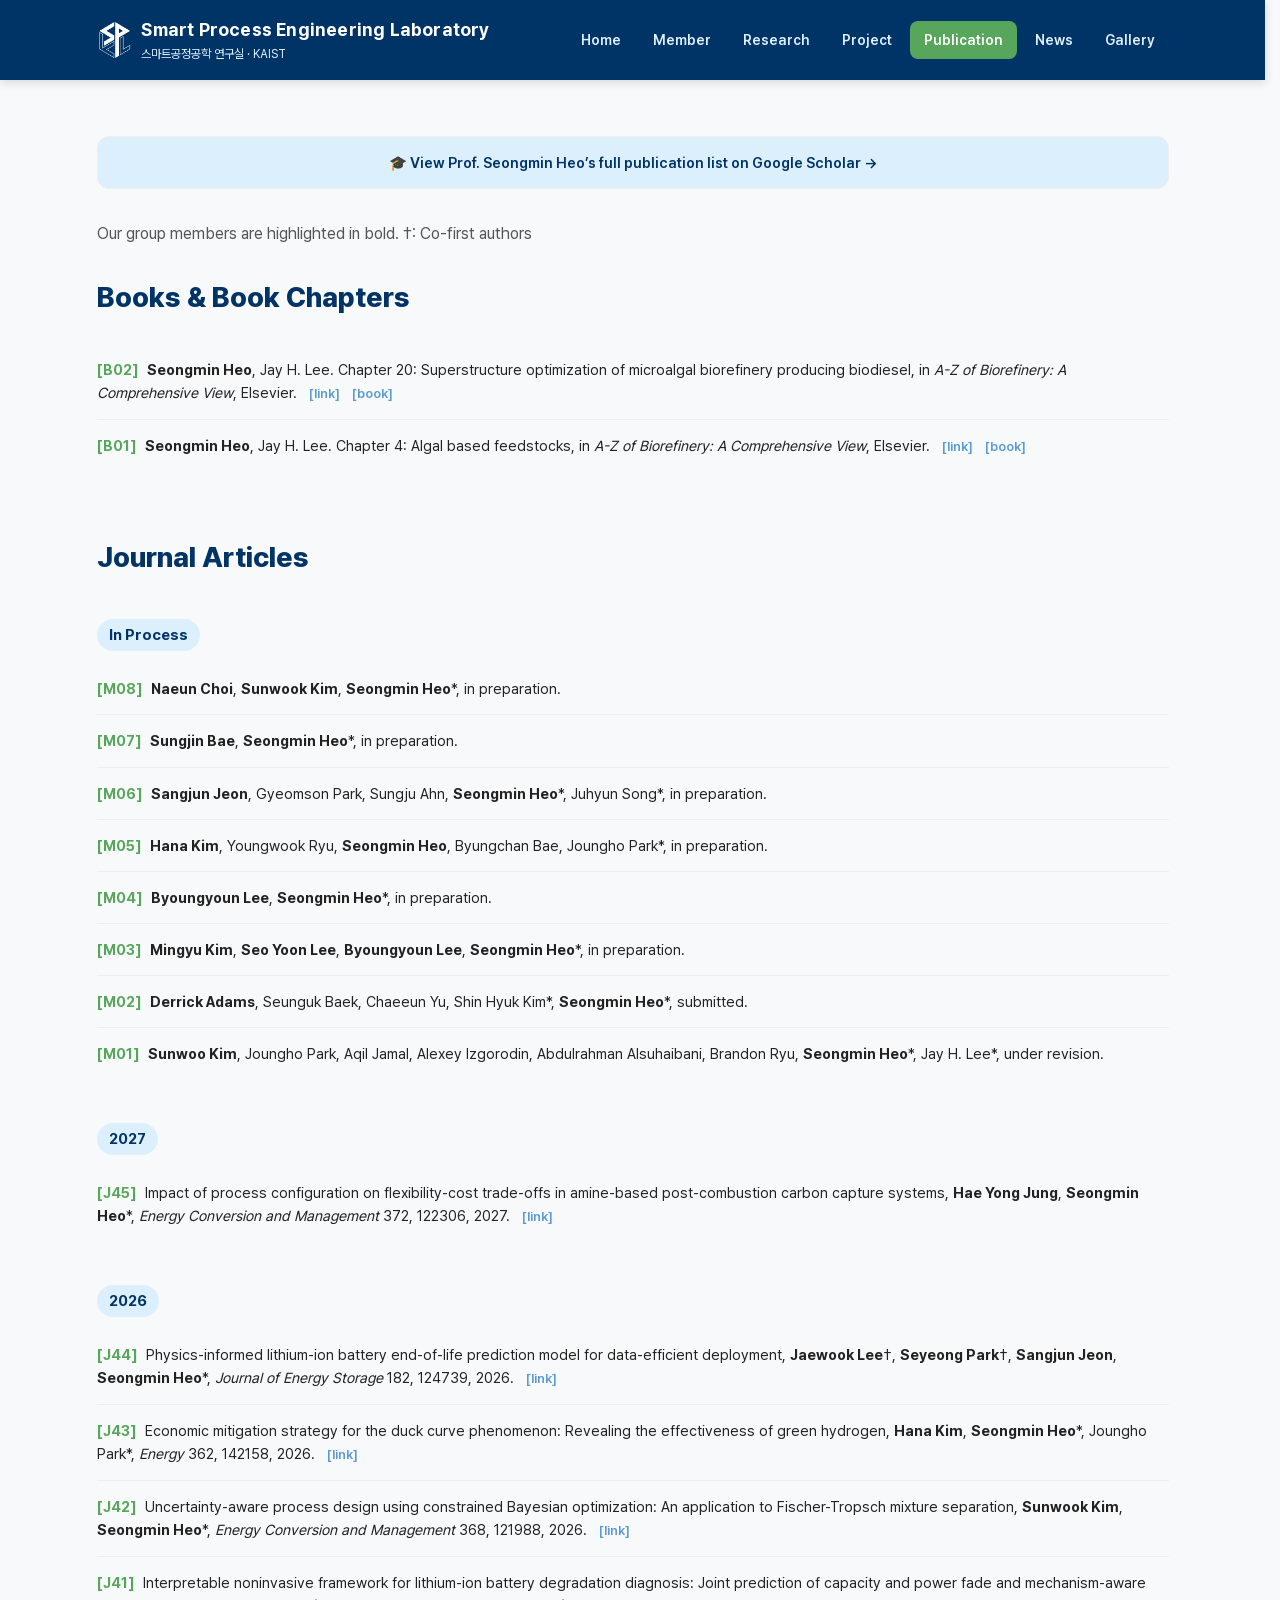
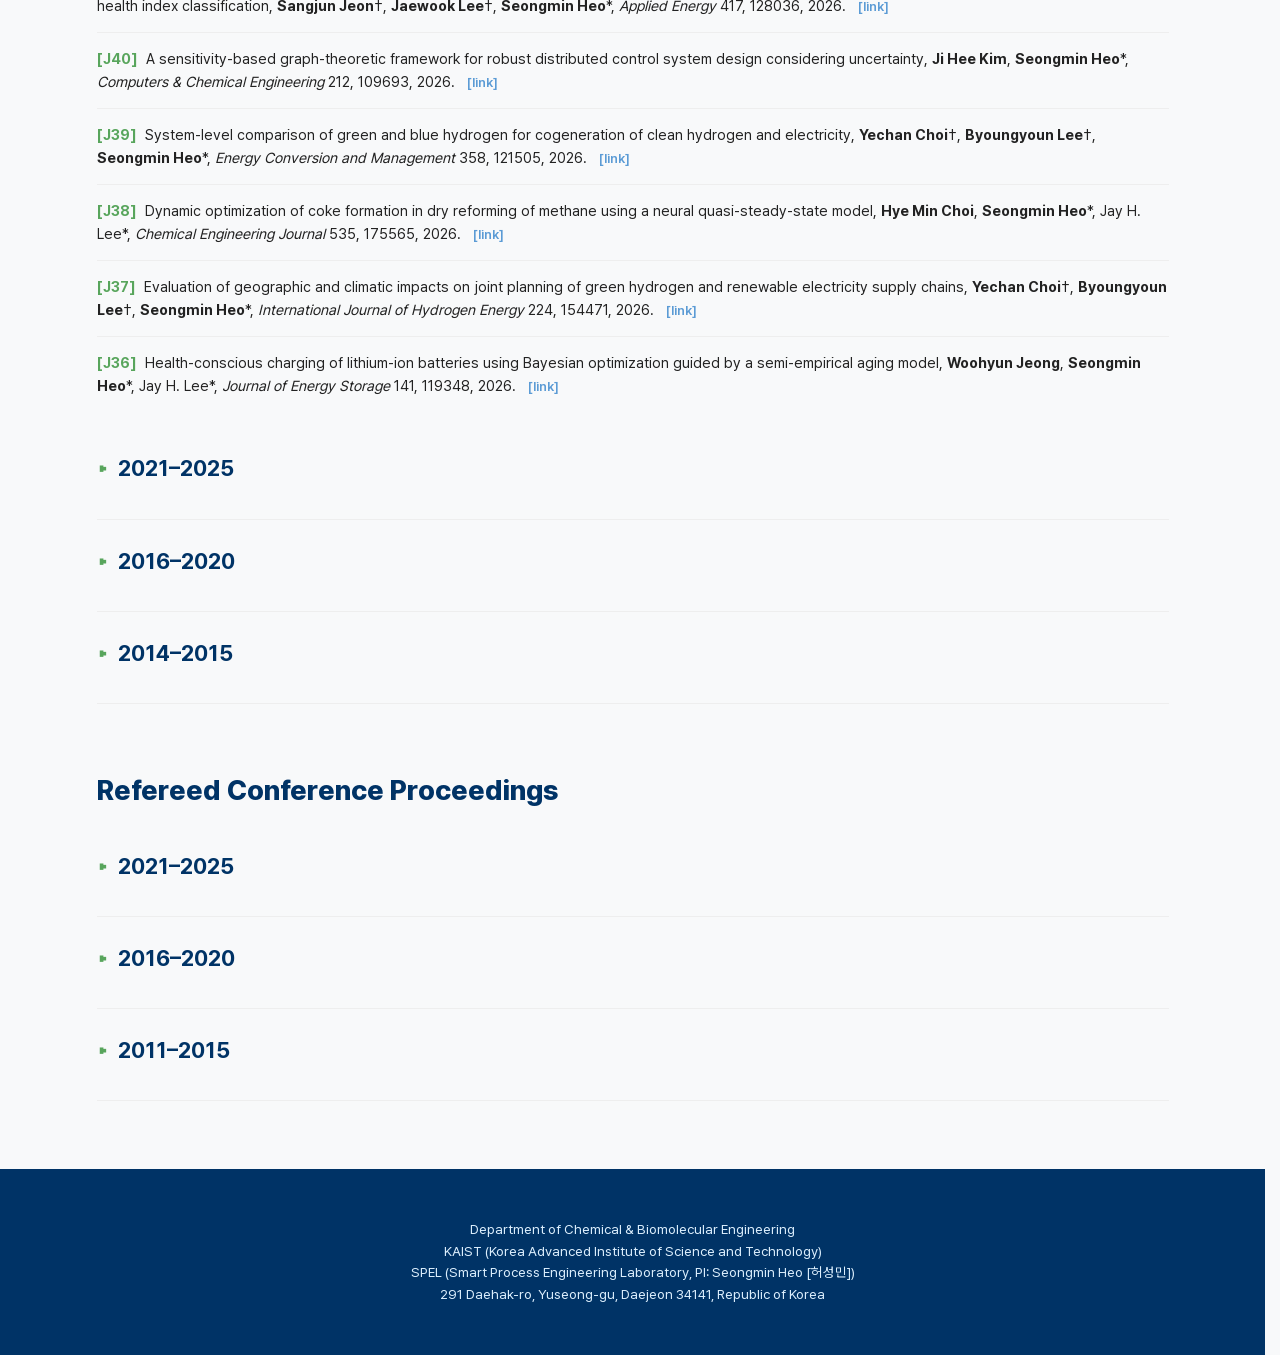
<file: publication.html>
<!DOCTYPE html>
<html lang="ko">
<head>
  <meta charset="UTF-8">
  <meta name="viewport" content="width=device-width, initial-scale=1.0">
  <title>Publication - SPEL, KAIST</title>
  <link rel="stylesheet" href="style.css">
  <link rel="icon" href="images/spel-logo.png">
</head>
<body>

  <header>
    <div class="header-inner">
      <a href="index.html" class="brand">
        <img src="images/spel-logo-white.png" alt="SPEL logo" class="brand-logo" onerror="this.style.display='none'">
        <span class="brand-text">
          <span class="brand-en">Smart Process Engineering Laboratory</span>
          <span class="brand-kr">스마트공정공학 연구실 · KAIST</span>
        </span>
      </a>
      <input type="checkbox" id="nav-toggle">
      <label for="nav-toggle" class="nav-toggle-label">☰</label>
      <nav>
        <a href="index.html">Home</a>
        <a href="member.html">Member</a>
        <a href="research.html">Research</a>
        <a href="project.html">Project</a>
        <a href="publication.html">Publication</a>
        <a href="news.html">News</a>
        <a href="gallery.html">Gallery</a>
      </nav>
    </div>
  </header>

  <main>

    <div class="scholar-bar">
      🎓 <a href="https://scholar.google.co.kr/citations?hl=en&amp;user=hQQm-OwAAAAJ&amp;view_op=list_works&amp;sortby=pubdate" target="_blank" rel="noopener">View Prof. Seongmin Heo&rsquo;s full publication list on Google Scholar →</a>
    </div>

    <p class="section-intro">Our group members are highlighted in bold. &dagger;: Co-first authors</p>

    <section id="books">
      <div class="section-head">
        <h2>Books &amp; Book Chapters</h2>
      </div>
      <ul class="pub-list">
        <li><span class="pub-id">[B02]</span><strong>Seongmin Heo</strong>, Jay H. Lee. Chapter 20: Superstructure optimization of microalgal biorefinery producing biodiesel, in <em>A-Z of Biorefinery: A Comprehensive View</em>, Elsevier. <a class="pub-link" href="https://doi.org/10.1016/B978-0-12-819248-1.00010-5" target="_blank" rel="noopener">[link]</a> <a class="pub-link" href="https://www.elsevier.com/books/a-z-of-biorefinery/thongchul/978-0-12-819248-1" target="_blank" rel="noopener">[book]</a></li>
        <li><span class="pub-id">[B01]</span><strong>Seongmin Heo</strong>, Jay H. Lee. Chapter 4: Algal based feedstocks, in <em>A-Z of Biorefinery: A Comprehensive View</em>, Elsevier. <a class="pub-link" href="https://doi.org/10.1016/B978-0-12-819248-1.00007-5" target="_blank" rel="noopener">[link]</a> <a class="pub-link" href="https://www.elsevier.com/books/a-z-of-biorefinery/thongchul/978-0-12-819248-1" target="_blank" rel="noopener">[book]</a></li>
      </ul>
    </section>

    <section id="journal">
      <div class="section-head">
        <h2>Journal Articles</h2>
      </div>

      <div class="pub-year">
        <h3>In Process</h3>
        <ul class="pub-list">
          <li><span class="pub-id">[M08]</span><strong>Naeun Choi</strong>, <strong>Sunwook Kim</strong>, <strong>Seongmin Heo</strong>*, in preparation.</li>
          <li><span class="pub-id">[M07]</span><strong>Sungjin Bae</strong>, <strong>Seongmin Heo</strong>*, in preparation.</li>
          <li><span class="pub-id">[M06]</span><strong>Sangjun Jeon</strong>, Gyeomson Park, Sungju Ahn, <strong>Seongmin Heo</strong>*, Juhyun Song*, in preparation.</li>
          <li><span class="pub-id">[M05]</span><strong>Hana Kim</strong>, Youngwook Ryu, <strong>Seongmin Heo</strong>, Byungchan Bae, Joungho Park*, in preparation.</li>
          <li><span class="pub-id">[M04]</span><strong>Byoungyoun Lee</strong>, <strong>Seongmin Heo</strong>*, in preparation.</li>
          <li><span class="pub-id">[M03]</span><strong>Mingyu Kim</strong>, <strong>Seo Yoon Lee</strong>, <strong>Byoungyoun Lee</strong>, <strong>Seongmin Heo</strong>*, in preparation.</li>
          <li><span class="pub-id">[M02]</span><strong>Derrick Adams</strong>, Seunguk Baek, Chaeeun Yu, Shin Hyuk Kim*, <strong>Seongmin Heo</strong>*, submitted.</li>
          <li><span class="pub-id">[M01]</span><strong>Sunwoo Kim</strong>, Joungho Park, Aqil Jamal, Alexey Izgorodin, Abdulrahman Alsuhaibani, Brandon Ryu, <strong>Seongmin Heo</strong>*, Jay H. Lee*, under revision.</li>
        </ul>
      </div>

      <div class="pub-year">
        <h3>2027</h3>
        <ul class="pub-list">
          <li><span class="pub-id">[J45]</span>Impact of process configuration on flexibility-cost trade-offs in amine-based post-combustion carbon capture systems, <strong>Hae Yong Jung</strong>, <strong>Seongmin Heo</strong>*, <em>Energy Conversion and Management</em> 372, 122306, 2027. <a class="pub-link" href="https://doi.org/10.1016/j.enconman.2026.122306" target="_blank" rel="noopener">[link]</a></li>
        </ul>
      </div>

      <div class="pub-year">
        <h3>2026</h3>
        <ul class="pub-list">
          <li><span class="pub-id">[J44]</span>Physics-informed lithium-ion battery end-of-life prediction model for data-efficient deployment, <strong>Jaewook Lee</strong>&dagger;, <strong>Seyeong Park</strong>&dagger;, <strong>Sangjun Jeon</strong>, <strong>Seongmin Heo</strong>*, <em>Journal of Energy Storage</em> 182, 124739, 2026. <a class="pub-link" href="https://doi.org/10.1016/j.est.2026.124739" target="_blank" rel="noopener">[link]</a></li>
          <li><span class="pub-id">[J43]</span>Economic mitigation strategy for the duck curve phenomenon: Revealing the effectiveness of green hydrogen, <strong>Hana Kim</strong>, <strong>Seongmin Heo</strong>*, Joungho Park*, <em>Energy</em> 362, 142158, 2026. <a class="pub-link" href="https://doi.org/10.1016/j.energy.2026.142158" target="_blank" rel="noopener">[link]</a></li>
          <li><span class="pub-id">[J42]</span>Uncertainty-aware process design using constrained Bayesian optimization: An application to Fischer-Tropsch mixture separation, <strong>Sunwook Kim</strong>, <strong>Seongmin Heo</strong>*, <em>Energy Conversion and Management</em> 368, 121988, 2026. <a class="pub-link" href="https://doi.org/10.1016/j.enconman.2026.121988" target="_blank" rel="noopener">[link]</a></li>
          <li><span class="pub-id">[J41]</span>Interpretable noninvasive framework for lithium-ion battery degradation diagnosis: Joint prediction of capacity and power fade and mechanism-aware health index classification, <strong>Sangjun Jeon</strong>&dagger;, <strong>Jaewook Lee</strong>&dagger;, <strong>Seongmin Heo</strong>*, <em>Applied Energy</em> 417, 128036, 2026. <a class="pub-link" href="https://doi.org/10.1016/j.apenergy.2026.128036" target="_blank" rel="noopener">[link]</a></li>
          <li><span class="pub-id">[J40]</span>A sensitivity-based graph-theoretic framework for robust distributed control system design considering uncertainty, <strong>Ji Hee Kim</strong>, <strong>Seongmin Heo</strong>*, <em>Computers &amp; Chemical Engineering</em> 212, 109693, 2026. <a class="pub-link" href="https://doi.org/10.1016/j.compchemeng.2026.109693" target="_blank" rel="noopener">[link]</a></li>
          <li><span class="pub-id">[J39]</span>System-level comparison of green and blue hydrogen for cogeneration of clean hydrogen and electricity, <strong>Yechan Choi</strong>&dagger;, <strong>Byoungyoun Lee</strong>&dagger;, <strong>Seongmin Heo</strong>*, <em>Energy Conversion and Management</em> 358, 121505, 2026. <a class="pub-link" href="https://doi.org/10.1016/j.enconman.2026.121505" target="_blank" rel="noopener">[link]</a></li>
          <li><span class="pub-id">[J38]</span>Dynamic optimization of coke formation in dry reforming of methane using a neural quasi-steady-state model, <strong>Hye Min Choi</strong>, <strong>Seongmin Heo</strong>*, Jay H. Lee*, <em>Chemical Engineering Journal</em> 535, 175565, 2026. <a class="pub-link" href="https://doi.org/10.1016/j.cej.2026.175565" target="_blank" rel="noopener">[link]</a></li>
          <li><span class="pub-id">[J37]</span>Evaluation of geographic and climatic impacts on joint planning of green hydrogen and renewable electricity supply chains, <strong>Yechan Choi</strong>&dagger;, <strong>Byoungyoun Lee</strong>&dagger;, <strong>Seongmin Heo</strong>*, <em>International Journal of Hydrogen Energy</em> 224, 154471, 2026. <a class="pub-link" href="https://doi.org/10.1016/j.ijhydene.2026.154471" target="_blank" rel="noopener">[link]</a></li>
          <li><span class="pub-id">[J36]</span>Health-conscious charging of lithium-ion batteries using Bayesian optimization guided by a semi-empirical aging model, <strong>Woohyun Jeong</strong>, <strong>Seongmin Heo</strong>*, Jay H. Lee*, <em>Journal of Energy Storage</em> 141, 119348, 2026. <a class="pub-link" href="https://doi.org/10.1016/j.est.2025.119348" target="_blank" rel="noopener">[link]</a></li>
        </ul>
      </div>

      <details class="toggle-group">
        <summary><span class="arrow">▸</span> 2021&ndash;2025</summary>

      <div class="pub-year">
        <h3>2025</h3>
        <ul class="pub-list">
          <li><span class="pub-id">[J35]</span>End-effect mitigation in renewable energy systems with energy storage using value function approximation of terminal energy level, <strong>Dongho Han</strong>, <strong>Seongmin Heo</strong>*, <em>Applied Energy</em> 401, 126785, 2025. <a class="pub-link" href="https://doi.org/10.1016/j.apenergy.2025.126785" target="_blank" rel="noopener">[link]</a></li>
          <li><span class="pub-id">[J34]</span>Noninvasive inline imaging and computer vision-based quality variable estimation for continuous slug-flow crystallizers, <strong>Derrick Adams</strong>, Jay H. Lee, Shin Hyuk Kim*, <strong>Seongmin Heo</strong>*, <em>Computers &amp; Chemical Engineering</em> 197, 109067, 2025. <a class="pub-link" href="https://doi.org/10.1016/j.compchemeng.2025.109067" target="_blank" rel="noopener">[link]</a></li>
          <li><span class="pub-id">[J33]</span>Techno-economic analysis of amine-based post-combustion carbon capture process with flexibility considerations, <strong>Hae Yong Jung</strong>&dagger;, <strong>Hyungmuk Lim</strong>&dagger;, <strong>Seongmin Heo</strong>*, <em>Fuel</em> 390, 134634, 2025. <a class="pub-link" href="https://doi.org/10.1016/j.fuel.2025.134634" target="_blank" rel="noopener">[link]</a></li>
          <li><span class="pub-id">[J32]</span>Multi-period deployment of electrochemical CO<sub>2</sub> reduction technology considering time varying uncertainties, <strong>Woopill Chun</strong>, Suhyeon Lee, Kosan Roh*, <strong>Seongmin Heo</strong>*, <em>Korean Journal of Chemical Engineering</em> 42, 1549&ndash;1559, 2025. <a class="pub-link" href="https://doi.org/10.1007/s11814-024-00373-1" target="_blank" rel="noopener">[link]</a></li>
          <li><span class="pub-id">[J31]</span>Synergy evaluation for joint expansion planning of green hydrogen and renewable electricity supply chains: A South Korea case, <strong>Yechan Choi</strong>, <strong>Mingyu Kim</strong>, Shin Hyuk Kim, <strong>Seongmin Heo</strong>*, <em>Applied Energy</em> 381, 125123, 2025. <a class="pub-link" href="https://doi.org/10.1016/j.apenergy.2024.125123" target="_blank" rel="noopener">[link]</a></li>
          <li><span class="pub-id">[J30]</span>Extracting key temporal and cyclic features from VIT data to predict lithium-ion battery knee points using attention mechanisms, <strong>Jaewook Lee</strong>, <strong>Seongmin Heo</strong>, Jay H. Lee*, <em>Computers &amp; Chemical Engineering</em> 193, 108931, 2025. <a class="pub-link" href="https://doi.org/10.1016/j.compchemeng.2024.108931" target="_blank" rel="noopener">[link]</a></li>
        </ul>
      </div>

      <div class="pub-year">
        <h3>2024</h3>
        <ul class="pub-list">
          <li><span class="pub-id">[J29]</span>Multi-period, multi-timescale stochastic optimization model for simultaneous capacity investment and energy management decisions for hybrid Micro-Grids with green hydrogen production under uncertainty, <strong>Sunwoo Kim</strong>, <strong>Yechan Choi</strong>, <strong>Joungho Park</strong>, <strong>Derrick Adams</strong>, <strong>Seongmin Heo</strong>, Jay H. Lee*, <em>Renewable &amp; Sustainable Energy Reviews</em> 190, 114049, 2024. <a class="pub-link" href="https://doi.org/10.1016/j.rser.2023.114049" target="_blank" rel="noopener">[link]</a></li>
          <li><span class="pub-id">[J28]</span>Techno-economic analysis of solar powered green hydrogen system based on multi-objective optimization of economics and productivity, <strong>Joungho Park</strong>, Sungho Kang, <strong>Sunwoo Kim</strong>, Hyun-Seok Cho, <strong>Seongmin Heo</strong>, Jay H. Lee*, <em>Energy Conversion and Management</em> 299, 117823, 2024. <a class="pub-link" href="https://doi.org/10.1016/j.enconman.2023.117823" target="_blank" rel="noopener">[link]</a></li>
        </ul>
      </div>

      <div class="pub-year">
        <h3>2023</h3>
        <ul class="pub-list">
          <li><span class="pub-id">[J27]</span>Applying real options with reinforcement learning to assess commercial CCU deployment, Jeehwan S. Lee&dagger;, <strong>Woopill Chun</strong>&dagger;, Kosan Roh, <strong>Seongmin Heo</strong>*, Jay H. Lee*, <em>Journal of CO<sub>2</sub> Utilization</em> 77, 102613, 2023. <a class="pub-link" href="https://doi.org/10.1016/j.jcou.2023.102613" target="_blank" rel="noopener">[link]</a></li>
          <li><span class="pub-id">[J26]</span>A hybrid modeling framework for efficient development of Fischer-Tropsch kinetic models, <strong>Ji Hee Kim</strong>&dagger;, Geun Bae Rhim&dagger;, <strong>Naeun Choi</strong>, Min Hye Youn, Dong Hyun Chun*, <strong>Seongmin Heo</strong>*, <em>Journal of Industrial &amp; Engineering Chemistry</em> 118, 318&ndash;329, 2023. <a class="pub-link" href="https://doi.org/10.1016/j.jiec.2022.11.016" target="_blank" rel="noopener">[link]</a></li>
        </ul>
      </div>

      <div class="pub-year">
        <h3>2022</h3>
        <ul class="pub-list">
          <li><span class="pub-id">[J25]</span>An iterative constrained least squares method for continuous piecewise linear approximation, <strong>Ji Hee Kim</strong>&dagger;, <strong>Naeun Choi</strong>&dagger;, <strong>Seongmin Heo</strong>*, <em>Computers &amp; Chemical Engineering</em> 168, 108056, 2022. <a class="pub-link" href="https://doi.org/10.1016/j.compchemeng.2022.108056" target="_blank" rel="noopener">[link]</a></li>
          <li><span class="pub-id">[J24]</span>Sustainability analysis framework based on global market dynamics: A carbon capture and utilization industry case, Kyung Hwan Ryu, Boeun Kim, <strong>Seongmin Heo</strong>*, <em>Renewable &amp; Sustainable Energy Reviews</em> 166, 112639, 2022. <a class="pub-link" href="https://doi.org/10.1016/j.rser.2022.112639" target="_blank" rel="noopener">[link]</a></li>
          <li><span class="pub-id">[J23]</span>Risk-based uncertainty assessment to identify key sustainability hurdles for emerging CO<sub>2</sub> utilization technologies, Jeehwan S. Lee, <strong>Juyeong Jung</strong>, Kosan Roh, <strong>Seongmin Heo</strong>, Ung Lee, Jay H. Lee*, <em>Green Chemistry</em> 24, 4588&ndash;4605, 2022. <a class="pub-link" href="https://doi.org/10.1039/D2GC00514J" target="_blank" rel="noopener">[link]</a></li>
          <li><span class="pub-id">[J22]</span>Electrode design and performance of flow-type electrochemical lithium recovery (ELR) systems, Seon Yeop Jung, Hwajoo Joo, <strong>Ji Hee Kim</strong>, Seoni Kim, <strong>Seongmin Heo</strong>*, Jeyong Yoon*, <em>Desalination</em> 532, 115732, 2022. <a class="pub-link" href="https://doi.org/10.1016/j.desal.2022.115732" target="_blank" rel="noopener">[link]</a></li>
          <li><span class="pub-id">[J21]</span>Feature variance regularization method for autoencoder-based one-class classification, Boeun Kim, Kyung Hwan Ryu, <strong>Ji Hee Kim</strong>, <strong>Seongmin Heo</strong>*, <em>Computers &amp; Chemical Engineering</em> 161, 107776, 2022. <a class="pub-link" href="https://doi.org/10.1016/j.compchemeng.2022.107776" target="_blank" rel="noopener">[link]</a></li>
          <li><span class="pub-id">[J20]</span>Mean squared error criterion for model-based design of experiments with subset selection, Boeun Kim, Kyung Hwan Ryu, <strong>Seongmin Heo</strong>*, <em>Computers &amp; Chemical Engineering</em> 159, 107667, 2022. <a class="pub-link" href="https://doi.org/10.1016/j.compchemeng.2022.107667" target="_blank" rel="noopener">[link]</a></li>
        </ul>
      </div>

      <div class="pub-year">
        <h3>2021</h3>
        <ul class="pub-list">
          <li><span class="pub-id">[J19]</span>Model predictive control for amine-based CO<sub>2</sub> capture process with advanced flash stripper, Howoun Jung, <strong>Seongmin Heo</strong>*, Jay H. Lee*, <em>Control Engineering Practice</em> 114, 104885, 2021. <a class="pub-link" href="https://doi.org/10.1016/j.conengprac.2021.104885" target="_blank" rel="noopener">[link]</a></li>
          <li><span class="pub-id">[J18]</span>Kinetic modeling of diesel autothermal reforming for fuel cell auxiliary power units, Daewook Kim, Suhang Choi, Sohyun Jeong, Minseok Bae, Sai P. Katikaneni, Joongmyeon Bae, <strong>Seongmin Heo</strong>*, Jay H. Lee*, <em>Chemical Engineering Journal</em> 424, 130564, 2021. <a class="pub-link" href="https://doi.org/10.1016/j.cej.2021.130564" target="_blank" rel="noopener">[link]</a></li>
        </ul>
      </div>

      </details>

      <details class="toggle-group">
        <summary><span class="arrow">▸</span> 2016&ndash;2020</summary>

      <div class="pub-year">
        <h3>2020</h3>
        <ul class="pub-list">
          <li><span class="pub-id">[J17]</span>Dynamic analysis and linear model predictive control for operational flexibility of post-combustion CO<sub>2</sub> capture processes, Howoun Jung, Dasom Im, <strong>Seongmin Heo</strong>, Boeun Kim, Jay H. Lee*, <em>Computers &amp; Chemical Engineering</em> 140, 106968, 2020. <a class="pub-link" href="https://doi.org/10.1016/j.compchemeng.2020.106968" target="_blank" rel="noopener">[link]</a></li>
          <li><span class="pub-id">[J16]</span>Three-stage design of high-resolution microalgae-based biofuel supply chain using geographic information system, Seongwhan Kang, <strong>Seongmin Heo</strong>, Matthew J. Realff, Jay H. Lee*, <em>Applied Energy</em> 265, 114773, 2020. <a class="pub-link" href="https://doi.org/10.1016/j.apenergy.2020.114773" target="_blank" rel="noopener">[link]</a></li>
          <li><span class="pub-id">[J15]</span>Mathematical modeling of microalgal internal metabolic behaviors under heterotrophic condition and its application, Kyung Hwan Ryu, Boeun Kim, <strong>Seongmin Heo</strong>, Yong Keun Chang, Jay H. Lee*, <em>Industrial &amp; Engineering Chemistry Research</em> 59, 1631&ndash;1645, 2020. <a class="pub-link" href="https://doi.org/10.1021/acs.iecr.9b05948" target="_blank" rel="noopener">[link]</a></li>
        </ul>
      </div>

      <div class="pub-year">
        <h3>2019</h3>
        <ul class="pub-list">
          <li><span class="pub-id">[J14]</span>Comparative techno-economic analysis of transesterification technologies for microalgal biodiesel production, Hyun Young Heo, <strong>Seongmin Heo</strong>, Jay H. Lee*, <em>Industrial &amp; Engineering Chemistry Research</em> 58, 18772&ndash;18779, 2019. <a class="pub-link" href="https://doi.org/10.1021/acs.iecr.9b03994" target="_blank" rel="noopener">[link]</a></li>
          <li><span class="pub-id">[J13]</span>Evaluation of the ship motion effects on the NaOH/air absorption system performance, Yongho Son, Sangyoon Lee, <strong>Seongmin Heo</strong>*, <em>Chemical Engineering Science</em> 207, 1049&ndash;1059, 2019. <a class="pub-link" href="https://doi.org/10.1016/j.ces.2019.07.028" target="_blank" rel="noopener">[link]</a></li>
          <li><span class="pub-id">[J12]</span>Statistical process monitoring of the Tennessee Eastman process using parallel autoassociative neural networks and a large dataset, <strong>Seongmin Heo</strong>, Jay H. Lee*, <em>Processes</em> 7, 411&ndash;431, 2019. <a class="pub-link" href="https://doi.org/10.3390/pr7070411" target="_blank" rel="noopener">[link]</a></li>
          <li><span class="pub-id">[J11]</span>Nonlinear control of high duty counter-current heat exchangers using reduced order model, <strong>Seongmin Heo</strong>*, <em>Applied Thermal Engineering</em> 157, 113720, 2019. <a class="pub-link" href="https://doi.org/10.1016/j.applthermaleng.2019.113720" target="_blank" rel="noopener">[link]</a></li>
          <li><span class="pub-id">[J10]</span>Improved microalgae production by using a heat supplied open raceway pond, Kyung Hwan Ryu, Ju Yeong Lee, <strong>Seongmin Heo</strong>, Jay H. Lee*, <em>Industrial &amp; Engineering Chemistry Research</em> 58, 9099&ndash;9108, 2019. <a class="pub-link" href="https://doi.org/10.1021/acs.iecr.9b00986" target="_blank" rel="noopener">[link]</a></li>
          <li><span class="pub-id">[J09]</span>Parallel neural networks for improved nonlinear principal component analysis, <strong>Seongmin Heo</strong>, Jay H. Lee*, <em>Computers &amp; Chemical Engineering</em> 127, 1&ndash;10, 2019. <a class="pub-link" href="https://doi.org/10.1016/j.compchemeng.2019.05.011" target="_blank" rel="noopener">[link]</a></li>
          <li><span class="pub-id">[J08]</span>Design and evaluation of sustainable lactide production process with an one-step gas phase synthesis route, <strong>Seongmin Heo</strong>, Hyun Woo Park, Jay H. Lee, Yong Keun Chang*, <em>ACS Sustainable Chemistry &amp; Engineering</em> 7, 6178&ndash;6184, 2019. <a class="pub-link" href="https://doi.org/10.1021/acssuschemeng.8b06383" target="_blank" rel="noopener">[link]</a></li>
          <li><span class="pub-id">[J07]</span>Techno-economic analysis of microalgae-based lipid production: considering influences of microalgal species, Seongwhan Kang, <strong>Seongmin Heo</strong>, Jay H. Lee*, <em>Industrial &amp; Engineering Chemistry Research</em> 58, 944&ndash;955, 2019. <a class="pub-link" href="https://doi.org/10.1021/acs.iecr.8b03999" target="_blank" rel="noopener">[link]</a></li>
        </ul>
      </div>

      <div class="pub-year">
        <h3>2018</h3>
        <ul class="pub-list">
          <li><span class="pub-id">[J06]</span>A mathematical model of intracellular behavior of microalgae for predicting growth and intracellular components syntheses under nutrient-replete and -deplete conditions, Kyung Hwan Ryu, Min-Gyu Sung, Boeun Kim, <strong>Seongmin Heo</strong>, Yong Keun Chang, Jay H. Lee*, <em>Biotechnology and Bioengineering</em> 115, 2441&ndash;2455, 2018. <a class="pub-link" href="https://doi.org/10.1002/bit.26744" target="_blank" rel="noopener">[link]</a></li>
        </ul>
      </div>

      <div class="pub-year">
        <h3>2016</h3>
        <ul class="pub-list">
          <li><span class="pub-id">[J05]</span>Time scale decomposition in complex reaction systems: a graph theoretic analysis, Udit Gupta, <strong>Seongmin Heo</strong>, Aditya Bhan*, Prodromos Daoutidis*, <em>Computers &amp; Chemical Engineering</em> 95, 170&ndash;181, 2016. <a class="pub-link" href="https://doi.org/10.1016/j.compchemeng.2016.09.011" target="_blank" rel="noopener">[link]</a></li>
          <li><span class="pub-id">[J04]</span>Control-relevant decomposition of process networks via optimization-based hierarchical clustering, <strong>Seongmin Heo</strong>, Prodromos Daoutidis*, <em>AIChE Journal</em> 62, 3177&ndash;3188, 2016. <a class="pub-link" href="https://doi.org/10.1002/aic.15323" target="_blank" rel="noopener">[link]</a></li>
        </ul>
      </div>

      </details>

      <details class="toggle-group">
        <summary><span class="arrow">▸</span> 2014&ndash;2015</summary>

      <div class="pub-year">
        <h3>2015</h3>
        <ul class="pub-list">
          <li><span class="pub-id">[J03]</span>Graph-theoretic analysis of multitime scale dynamics in complex material integrated plants, <strong>Seongmin Heo</strong>, Prodromos Daoutidis*, <em>Industrial &amp; Engineering Chemistry Research</em> 54, 10322&ndash;10333, 2015. <a class="pub-link" href="https://doi.org/10.1021/acs.iecr.5b01232" target="_blank" rel="noopener">[link]</a></li>
          <li><span class="pub-id">[J02]</span>Automated control structure design for complex chemical process networks, <strong>Seongmin Heo</strong>, W. Alex Marvin, Prodromos Daoutidis*, <em>Chemical Engineering Science</em> 136, 76&ndash;87, 2015. <a class="pub-link" href="https://doi.org/10.1016/j.ces.2015.03.049" target="_blank" rel="noopener">[link]</a></li>
        </ul>
      </div>

      <div class="pub-year">
        <h3>2014</h3>
        <ul class="pub-list">
          <li><span class="pub-id">[J01]</span>Graph reduction of complex energy-integrated networks: process systems applications, <strong>Seongmin Heo</strong>, Srinivas Rangarajan, Prodromos Daoutidis*, Sujit S. Jogwar, <em>AIChE Journal</em> 60, 995&ndash;1012, 2014. <a class="pub-link" href="https://doi.org/10.1002/aic.14341" target="_blank" rel="noopener">[link]</a></li>
        </ul>
      </div>

      </details>

    </section>

    <section id="conference">
      <div class="section-head">
        <h2>Refereed Conference Proceedings</h2>
      </div>
      <details class="toggle-group">
        <summary><span class="arrow">▸</span> 2021&ndash;2025</summary>
        <ul class="pub-list">
          <li><span class="pub-id">[P10]</span><strong>Juyeong Jung</strong>, Jay H. Lee, Wonsuk Chung, <strong>Seongmin Heo</strong>*, &ldquo;Superstructure optimization of international hydrogen supply chain with technological options,&rdquo; <em>12th IFAC Symposium on Advanced Control of Chemical Processes (ADCHEM)</em>, pp. 811&ndash;816, 2024. <a class="pub-link" href="https://doi.org/10.1016/j.ifacol.2024.08.437" target="_blank" rel="noopener">[link]</a></li>
          <li><span class="pub-id">[P09]</span>Boeun Kim, <strong>Seongmin Heo</strong>, Kyung Hwan Ryu*, &ldquo;Optimal process design of hydrogen production using response surface methodology,&rdquo; <em>13th IFAC Symposium on Dynamics and Control of Process Systems, including Biosystems (DYCOPS)</em>, pp. 620&ndash;625, 2022. <a class="pub-link" href="https://doi.org/10.1016/j.ifacol.2022.07.512" target="_blank" rel="noopener">[link]</a></li>
          <li><span class="pub-id">[P08]</span>Jeehwan S. Lee, <strong>Seongmin Heo</strong>, Jay H. Lee*, &ldquo;Modeling and sustainability assessment of outdoor chlorella vulgaris cultivation in South Korea for renewable bioplastic feedstock production,&rdquo; <em>13th IFAC Symposium on Dynamics and Control of Process Systems, including Biosystems (DYCOPS)</em>, pp. 242&ndash;247, 2022. <a class="pub-link" href="https://doi.org/10.1016/j.ifacol.2022.07.451" target="_blank" rel="noopener">[link]</a></li>
          <li><span class="pub-id">[P07]</span>Boeun Kim, Kyung Hwan Ryu, <strong>Seongmin Heo</strong>*, &ldquo;A neural network regularization method to address variance inflation in autoencoders,&rdquo; <em>13th IFAC Symposium on Dynamics and Control of Process Systems, including Biosystems (DYCOPS)</em>, pp. 744&ndash;749, 2022. <a class="pub-link" href="https://doi.org/10.1016/j.ifacol.2022.07.533" target="_blank" rel="noopener">[link]</a></li>
        </ul>
      </details>

      <details class="toggle-group">
        <summary><span class="arrow">▸</span> 2016&ndash;2020</summary>
        <ul class="pub-list">
          <li><span class="pub-id">[P06]</span><strong>Seongmin Heo</strong>, Jay H. Lee*, &ldquo;Fault detection and classification using artificial neural networks,&rdquo; <em>10th IFAC Symposium on Advanced Control of Chemical Processes (ADCHEM)</em>, pp. 470&ndash;475, 2018. <a class="pub-link" href="https://doi.org/10.1016/j.ifacol.2018.09.380" target="_blank" rel="noopener">[link]</a></li>
        </ul>
      </details>

      <details class="toggle-group">
        <summary><span class="arrow">▸</span> 2011&ndash;2015</summary>
        <ul class="pub-list">
          <li><span class="pub-id">[P05]</span><strong>Seongmin Heo</strong>, Prodromos Daoutidis*, &ldquo;Input/output hierarchical clustering in process networks based on relative degrees,&rdquo; <em>American Control Conference (ACC)</em>, pp. 1363&ndash;1368, 2015. <a class="pub-link" href="https://doi.org/10.1109/ACC.2015.7170923" target="_blank" rel="noopener">[link]</a></li>
          <li><span class="pub-id">[P04]</span><strong>Seongmin Heo</strong>, Prodromos Daoutidis*, &ldquo;Graph reduction for material integrated process networks with flow segregation,&rdquo; <em>9th International Symposium on Advanced Control of Chemical Processes (ADCHEM)</em>, pp. 586&ndash;591, 2015. <a class="pub-link" href="https://doi.org/10.1016/j.ifacol.2015.09.031" target="_blank" rel="noopener">[link]</a></li>
          <li><span class="pub-id">[P03]</span><strong>Seongmin Heo</strong>, Dimitrios Georgis, Prodromos Daoutidis*, &ldquo;Control structure design for complex energy integrated networks using graph-theoretic methods,&rdquo; <em>21st Mediterranean Conference on Control &amp; Automation (MED)</em>, pp. 477&ndash;482, 2013. <a class="pub-link" href="https://doi.org/10.1109/MED.2013.6608765" target="_blank" rel="noopener">[link]</a></li>
          <li><span class="pub-id">[P02]</span><strong>Seongmin Heo</strong>, Sujit S. Jogwar, Srinivas Rangarajan, Prodromos Daoutidis*, &ldquo;Graph reduction for hierarchical control of energy integrated process networks,&rdquo; <em>51st Annual Conference on Decision and Control (CDC)</em>, pp. 6388&ndash;6393, 2012. <a class="pub-link" href="https://doi.org/10.1109/CDC.2012.6426262" target="_blank" rel="noopener">[link]</a></li>
          <li><span class="pub-id">[P01]</span><strong>Seongmin Heo</strong>, Sujit S. Jogwar, Prodromos Daoutidis*, &ldquo;Dynamics and control of high duty counter-current heat exchangers,&rdquo; <em>19th Mediterranean Conference on Control &amp; Automation (MED)</em>, pp. 1034&ndash;1039, 2011. <a class="pub-link" href="https://doi.org/10.1109/MED.2011.5983129" target="_blank" rel="noopener">[link]</a></li>
        </ul>
      </details>
    </section>

  </main>

  <footer>
    <p>
      Department of Chemical &amp; Biomolecular Engineering<br>
      KAIST (Korea Advanced Institute of Science and Technology)<br>
      SPEL (Smart Process Engineering Laboratory, PI: Seongmin Heo [허성민])<br>
      291 Daehak-ro, Yuseong-gu, Daejeon 34141, Republic of Korea
    </p>
  </footer>

  <script src="script.js"></script>
</body>
</html>
</file>
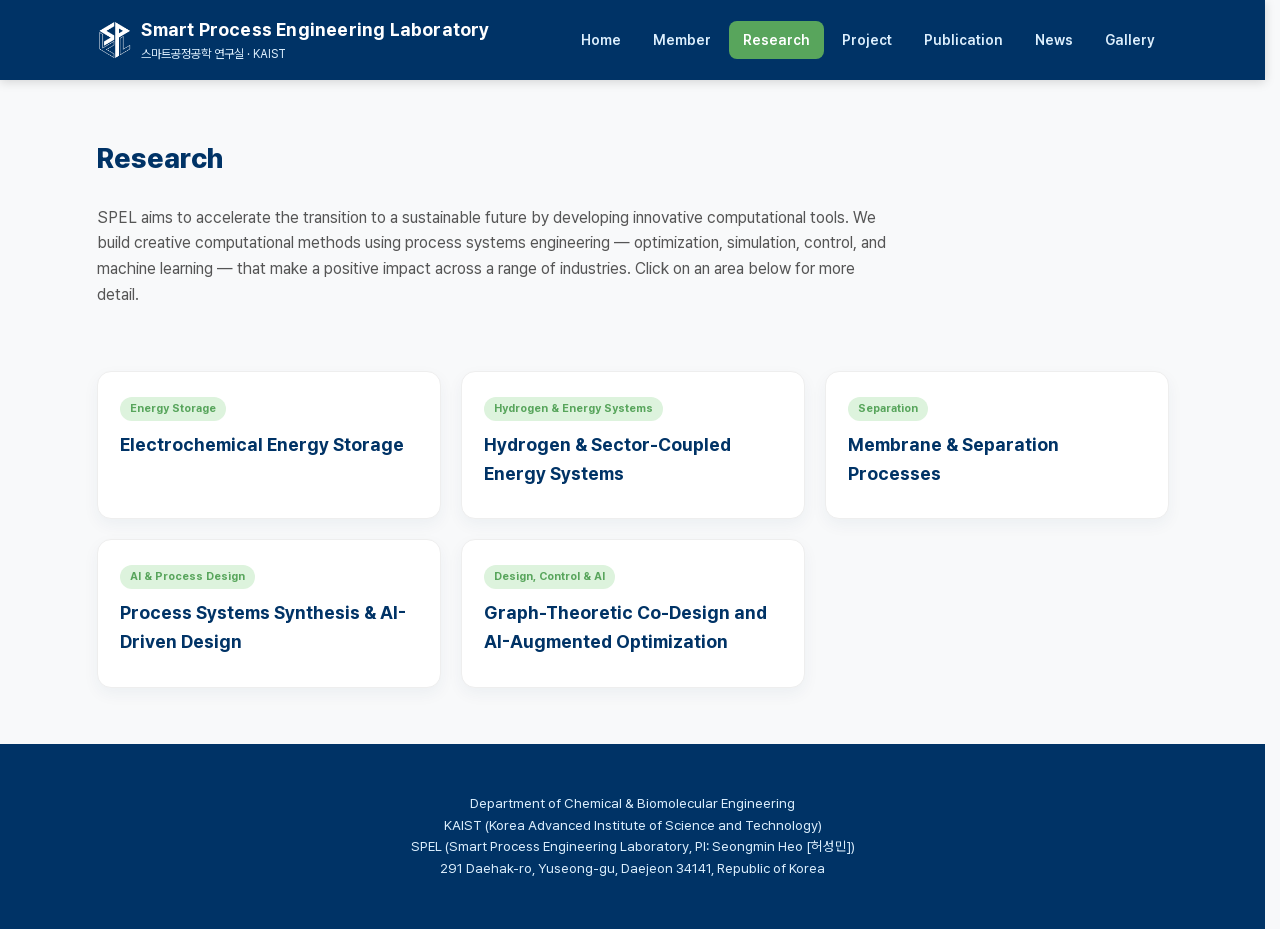
<file: research.html>
<!DOCTYPE html>
<html lang="ko">
<head>
  <meta charset="UTF-8">
  <meta name="viewport" content="width=device-width, initial-scale=1.0">
  <title>Research - SPEL, KAIST</title>
  <link rel="stylesheet" href="style.css">
  <link rel="icon" href="images/spel-logo.png">
</head>
<body>

  <header>
    <div class="header-inner">
      <a href="index.html" class="brand">
        <img src="images/spel-logo-white.png" alt="SPEL logo" class="brand-logo" onerror="this.style.display='none'">
        <span class="brand-text">
          <span class="brand-en">Smart Process Engineering Laboratory</span>
          <span class="brand-kr">스마트공정공학 연구실 · KAIST</span>
        </span>
      </a>
      <input type="checkbox" id="nav-toggle">
      <label for="nav-toggle" class="nav-toggle-label">☰</label>
      <nav>
        <a href="index.html">Home</a>
        <a href="member.html">Member</a>
        <a href="research.html">Research</a>
        <a href="project.html">Project</a>
        <a href="publication.html">Publication</a>
        <a href="news.html">News</a>
        <a href="gallery.html">Gallery</a>
      </nav>
    </div>
  </header>

  <main>

    <section id="mission">
      <div class="section-head">
        <h2>Research</h2>
      </div>
      <p class="section-intro">
        SPEL aims to accelerate the transition to a sustainable future by developing innovative computational tools.
        We build creative computational methods using process systems engineering &mdash; optimization, simulation,
        control, and machine learning &mdash; that make a positive impact across a range of industries.
        Click on an area below for more detail.
      </p>
    </section>

    <section id="areas">
      <div class="grid">

        <div class="card clickable" role="button" tabindex="0"
             onclick="document.getElementById('dlg-energy-storage').showModal()" onkeydown="if(event.key==='Enter')this.click()">
          <span class="tag">Energy Storage</span>
          <h3>Electrochemical Energy Storage</h3>
        </div>
        <dialog id="dlg-energy-storage" class="member-dialog wide-dialog">
          <button class="dialog-close" onclick="this.closest('dialog').close()">✕</button>
          <h3>Electrochemical Energy Storage</h3>
          <p class="dialog-description">
            We address battery lifetime prediction and operational reliability through integrated approaches that
            combine physics-based modeling with careful feature engineering and machine learning transfer techniques.
            This enables models to respect physical laws while adapting across different battery chemistries, formats,
            and usage patterns &mdash; tackling the heterogeneous, incomplete, and event-driven nature of field data to
            improve uncertainty quantification in remaining-useful-life estimates. Our work produces non-invasive
            diagnostics and digital representations revealing thermal dynamics, aging precursors, and optimal charging
            approaches within practical constraints.
          </p>
          <img class="dialog-photo" src="images/research/Electrochemical%20Energy%20Storage/1.png" alt="Electrochemical Energy Storage"
               onerror="this.onerror=null;this.replaceWith(Object.assign(document.createElement('div'),{className:'dialog-photo-fallback',textContent:'Photo'}));">
          <ul class="dialog-focus">
            <li><span class="focus-label">Data Management</span> &mdash; build standardized, cross-chemistry datasets and robust health indicators from noisy field logs.</li>
            <li><span class="focus-label">Advanced Modeling</span> &mdash; embed electrochemical constraints and transfer models across cells, packs, and use cases.</li>
            <li><span class="focus-label">Predictive Analytics</span> &mdash; quantify prediction intervals for RUL/SOH and propagate to risk-aware maintenance.</li>
            <li><span class="focus-label">System Optimization</span> &mdash; link diagnostics to charging, warranty, and asset-management policies.</li>
          </ul>
          <p class="dialog-members">Associated members: <strong>Yooil Son</strong>, <strong>Seo Yoon Lee</strong></p>
        </dialog>

        <div class="card clickable" role="button" tabindex="0"
             onclick="document.getElementById('dlg-hydrogen').showModal()" onkeydown="if(event.key==='Enter')this.click()">
          <span class="tag">Hydrogen &amp; Energy Systems</span>
          <h3>Hydrogen &amp; Sector-Coupled Energy Systems</h3>
        </div>
        <dialog id="dlg-hydrogen" class="member-dialog wide-dialog">
          <button class="dialog-close" onclick="this.closest('dialog').close()">✕</button>
          <h3>Hydrogen &amp; Sector-Coupled Energy Systems</h3>
          <p class="dialog-description">
            Hydrogen production from renewable sources faces obstacles including high costs, infrastructure
            limitations, and significant uncertainty from weather patterns and market volatility. Our approach
            integrates process-level physics with economic investment and operational models, examining how
            grid-scale batteries can improve performance. Using scenario-based and stochastic optimization, we
            develop strategies that maintain cost-effectiveness despite variability while revealing where policy
            support provides maximum benefit. Our broader vision extends to coordinating electricity, heating, and
            transportation systems for a sustainable energy transition.
          </p>
          <div class="dialog-photos">
            <img class="dialog-photo" src="images/research/Hydrogen%20%26%20Sector-Coupled%20Energy%20Systems/1.png" alt="Hydrogen &amp; Sector-Coupled Energy Systems 1"
                 onerror="this.onerror=null;this.replaceWith(Object.assign(document.createElement('div'),{className:'dialog-photo-fallback',textContent:'Photo'}));">
            <img class="dialog-photo" src="images/research/Hydrogen%20%26%20Sector-Coupled%20Energy%20Systems/2.png" alt="Hydrogen &amp; Sector-Coupled Energy Systems 2"
                 onerror="this.onerror=null;this.replaceWith(Object.assign(document.createElement('div'),{className:'dialog-photo-fallback',textContent:'Photo'}));">
          </div>
          <ul class="dialog-focus">
            <li><span class="focus-label">Techno-economic Assessment</span> &mdash; compare renewable H₂ pathways and levelized costs under weather/price variability.</li>
            <li><span class="focus-label">Infrastructure &amp; Siting</span> &mdash; optimize pipelines, storage, and ports with spatial constraints and permitting limits.</li>
            <li><span class="focus-label">Electrolyzer&ndash;Battery Dispatch</span> &mdash; co-optimize sizing and market participation for reliability and cost.</li>
            <li><span class="focus-label">Sector Coupling &amp; Planning</span> &mdash; integrate electricity&ndash;heat&ndash;transport for robust decarbonization roadmaps.</li>
          </ul>
          <p class="dialog-members">Associated members: <strong>Hana Kim</strong>, <strong>Hae Yong Jung</strong></p>
        </dialog>

        <div class="card clickable" role="button" tabindex="0"
             onclick="document.getElementById('dlg-separation').showModal()" onkeydown="if(event.key==='Enter')this.click()">
          <span class="tag">Separation</span>
          <h3>Membrane &amp; Separation Processes</h3>
        </div>
        <dialog id="dlg-separation" class="member-dialog wide-dialog">
          <button class="dialog-close" onclick="this.closest('dialog').close()">✕</button>
          <h3>Membrane &amp; Separation Processes</h3>
          <p class="dialog-description">
            We address challenges in membrane processes used for water treatment and carbon capture by combining
            computational fluid dynamics with physics-informed neural networks to better understand flow dynamics
            in spacer-filled channels. This approach enables optimization of spacer geometry and operating
            conditions while balancing flux, energy consumption, and fouling resistance. Our models support
            digital-twin development that translates insights from channel-scale studies into practical guidance
            for module and plant-level operations.
          </p>
          <div class="dialog-photos">
            <img class="dialog-photo" src="images/research/Membrane%20%26%20Separation%20Processes/1.png" alt="Membrane &amp; Separation Processes 1"
                 onerror="this.onerror=null;this.replaceWith(Object.assign(document.createElement('div'),{className:'dialog-photo-fallback',textContent:'Photo'}));">
            <img class="dialog-photo" src="images/research/Membrane%20%26%20Separation%20Processes/2.png" alt="Membrane &amp; Separation Processes 2"
                 onerror="this.onerror=null;this.replaceWith(Object.assign(document.createElement('div'),{className:'dialog-photo-fallback',textContent:'Photo'}));">
          </div>
          <ul class="dialog-focus">
            <li><span class="focus-label">CFD → PINN Workflow</span> &mdash; generate channel-level datasets and train PINNs that respect continuity/momentum constraints.</li>
            <li><span class="focus-label">Geometry &amp; Operation Optimization</span> &mdash; co-design spacer patterns and operating windows for flux, pressure drop, and fouling risk.</li>
            <li><span class="focus-label">Risk &amp; Sustainability</span> &mdash; predict fouling/cleaning trade-offs and connect to TEA/LCA for process-level decisions.</li>
            <li><span class="focus-label">Digital Twin &amp; Scale-up</span> &mdash; translate channel models to module/system design and real-time monitoring.</li>
          </ul>
          <p class="dialog-members">Associated members: <strong>Sungjin Bae</strong>, <strong>Jongwoo Kim</strong>, <strong>Eunji Seo</strong></p>
        </dialog>

        <div class="card clickable" role="button" tabindex="0"
             onclick="document.getElementById('dlg-ai-design').showModal()" onkeydown="if(event.key==='Enter')this.click()">
          <span class="tag">AI &amp; Process Design</span>
          <h3>Process Systems Synthesis &amp; AI-Driven Design</h3>
        </div>
        <dialog id="dlg-ai-design" class="member-dialog wide-dialog">
          <button class="dialog-close" onclick="this.closest('dialog').close()">✕</button>
          <h3>Process Systems Synthesis &amp; AI-Driven Design</h3>
          <p class="dialog-description">
            We integrate design and operational considerations rather than optimizing them sequentially. We construct
            comprehensive superstructures that enumerate possible units, pathways, and connections, then solve
            mixed-integer nonlinear programs to identify reconfigurable networks capable of operating across diverse
            conditions. Our methodology employs inverse-design and Bayesian-optimization techniques to guide
            discovery while minimizing computational requirements; decomposition and convexification maintain
            mathematical tractability. Planning and scheduling components ensure strategic designs accommodate
            real-world constraints including maintenance and logistics &mdash; producing flowsheets that are optimal
            on paper, resilient in practice, and defensible economically and environmentally under uncertainty.
          </p>
          <img class="dialog-photo" src="images/research/Process%20Systems%20Synthesis%20%26%20AI-Driven%20Design/1.png" alt="Process Systems Synthesis &amp; AI-Driven Design"
               onerror="this.onerror=null;this.replaceWith(Object.assign(document.createElement('div'),{className:'dialog-photo-fallback',textContent:'Photo'}));">
          <ul class="dialog-focus">
            <li><span class="focus-label">Superstructure Enumeration</span> &mdash; encode alternatives for units, connections, and recycle structures.</li>
            <li><span class="focus-label">MINLP/MILP &amp; Decomposition</span> &mdash; exploit convexification, cuts, and hierarchical strategies for tractable solves.</li>
            <li><span class="focus-label">Bayesian Inverse Design</span> &mdash; learn surrogate objectives/constraints and search flowsheets efficiently.</li>
            <li><span class="focus-label">Planning &amp; Scheduling</span> &mdash; couple strategic designs to production/maintenance under uncertainty.</li>
          </ul>
          <p class="dialog-members">Associated members: <strong>Naeun Choi</strong>, <strong>Sunwook Kim</strong>, <strong>Hyunji Kwon</strong></p>
        </dialog>

        <div class="card clickable" role="button" tabindex="0"
             onclick="document.getElementById('dlg-graph-theoretic').showModal()" onkeydown="if(event.key==='Enter')this.click()">
          <span class="tag">Design, Control &amp; AI</span>
          <h3>Graph-Theoretic Co-Design and AI-Augmented Optimization</h3>
        </div>
        <dialog id="dlg-graph-theoretic" class="member-dialog wide-dialog">
          <button class="dialog-close" onclick="this.closest('dialog').close()">✕</button>
          <h3>Graph-Theoretic Co-Design and AI-Augmented Optimization</h3>
          <p class="dialog-description">
            This research develops automated, graph-theoretic methods for simultaneous process design and control
            structure selection, addressing the operational risks of narrow safety margins in sequentially optimized
            designs. It also develops an AI-augmented stochastic optimization framework for large-scale energy
            systems&mdash;multi-microgrids, electricity markets, hydrogen systems&mdash;where AI supports
            decomposition, tuning, and initialization while stochastic optimization remains the core decision-making
            backbone, improving computational efficiency and scalability.
          </p>
          <div class="dialog-photos">
            <img class="dialog-photo" src="images/research/Graph-theoretic%20method%20for%20integrated%20design%20and%20control/1.png" alt="Graph-Theoretic Co-Design and AI-Augmented Optimization 1"
                 onerror="this.onerror=null;this.replaceWith(Object.assign(document.createElement('div'),{className:'dialog-photo-fallback',textContent:'Photo'}));">
            <img class="dialog-photo" src="images/research/Graph-theoretic%20method%20for%20integrated%20design%20and%20control/2.png" alt="Graph-Theoretic Co-Design and AI-Augmented Optimization 2"
                 onerror="this.onerror=null;this.replaceWith(Object.assign(document.createElement('div'),{className:'dialog-photo-fallback',textContent:'Photo'}));">
          </div>
          <ul class="dialog-focus">
            <li><span class="focus-label">Graph-Based Co-Design</span> &mdash; variable-equation graphs and I/O path analysis to jointly determine process design and control configurations.</li>
            <li><span class="focus-label">Hierarchical Validation</span> &mdash; clustering controllers and subnetworks, validated through plant-wide case studies.</li>
            <li><span class="focus-label">Uncertainty-Aware Decomposition</span> &mdash; using variable-constraint coupling under uncertainty to divide large stochastic problems.</li>
            <li><span class="focus-label">AI-Guided Verification</span> &mdash; AI-recommended decomposition and tuning, accepted only after feasibility checks, with fallback to baseline methods.</li>
          </ul>
          <p class="dialog-members">Associated members: <strong>Ji Hee Kim</strong>, <strong>Yoojung Yoon</strong></p>
        </dialog>

      </div>
    </section>

  </main>

  <footer>
    <p>
      Department of Chemical &amp; Biomolecular Engineering<br>
      KAIST (Korea Advanced Institute of Science and Technology)<br>
      SPEL (Smart Process Engineering Laboratory, PI: Seongmin Heo [허성민])<br>
      291 Daehak-ro, Yuseong-gu, Daejeon 34141, Republic of Korea
    </p>
  </footer>

  <script src="script.js"></script>
</body>
</html>
</file>
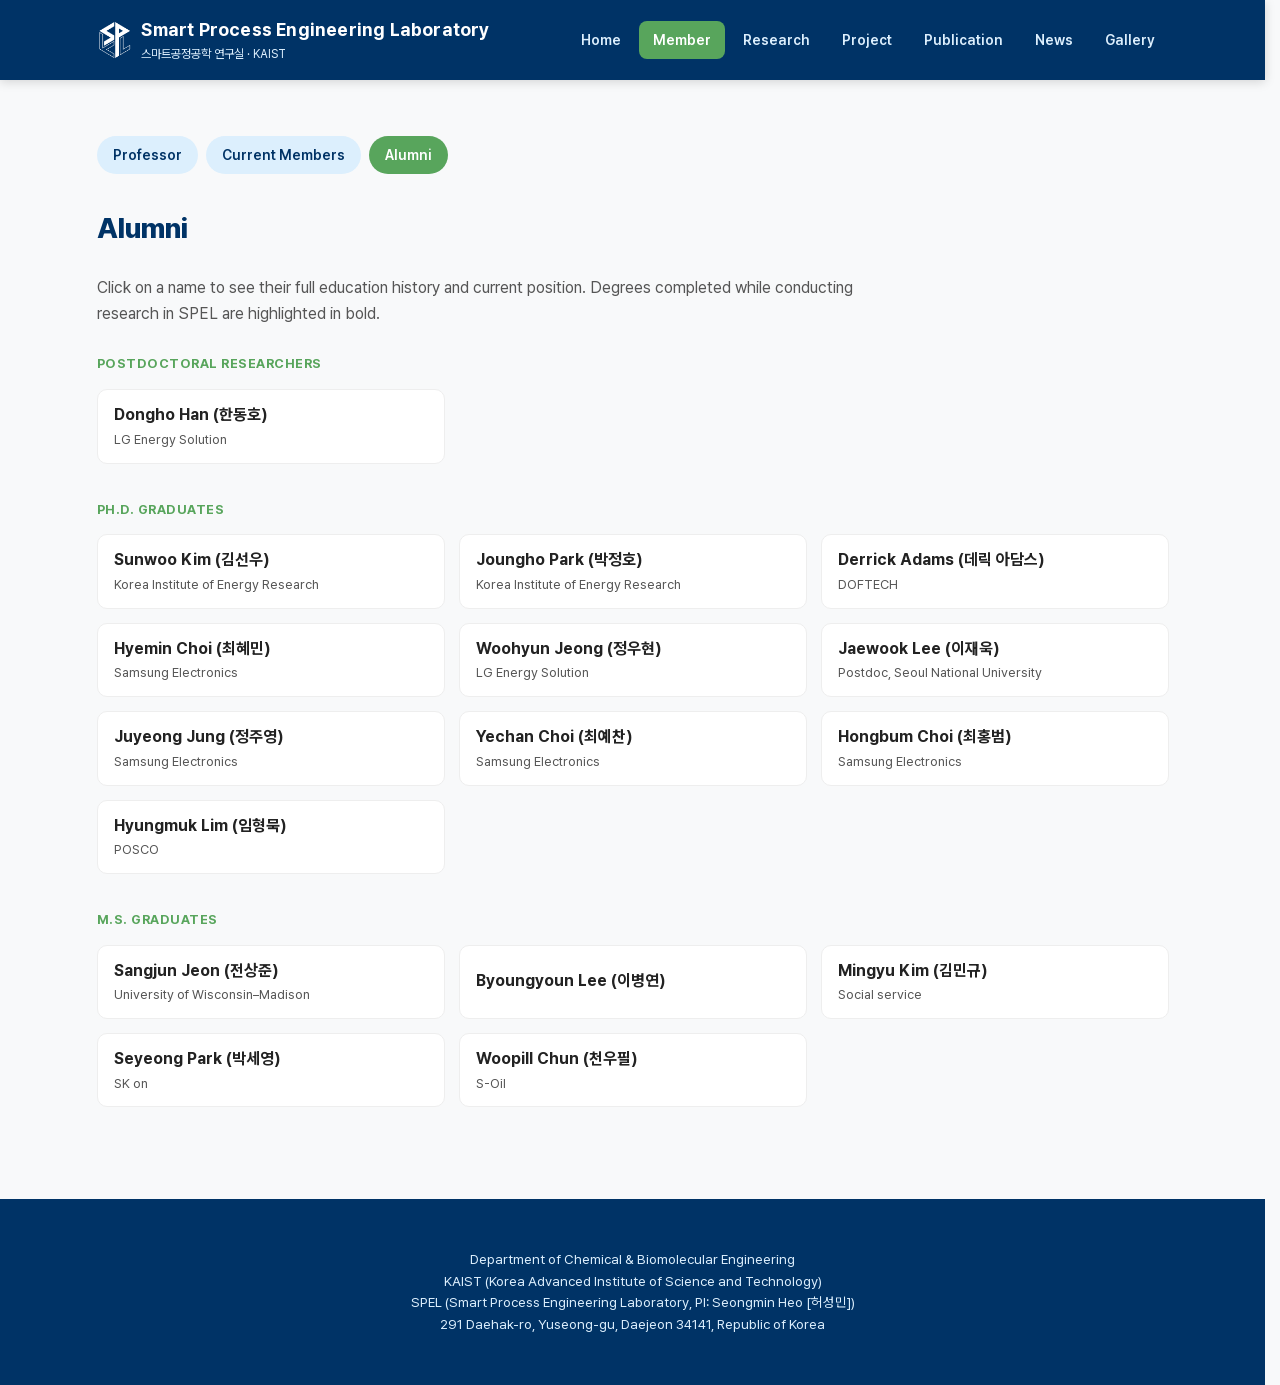
<file: member/alumni.html>
<!DOCTYPE html>
<html lang="ko">
<head>
  <meta charset="UTF-8">
  <meta name="viewport" content="width=device-width, initial-scale=1.0">
  <title>Alumni - SPEL, KAIST</title>
  <link rel="stylesheet" href="../style.css">
  <link rel="icon" href="../images/spel-logo.png">
</head>
<body>

  <header>
    <div class="header-inner">
      <a href="../index.html" class="brand">
        <img src="../images/spel-logo-white.png" alt="SPEL logo" class="brand-logo" onerror="this.style.display='none'">
        <span class="brand-text">
          <span class="brand-en">Smart Process Engineering Laboratory</span>
          <span class="brand-kr">스마트공정공학 연구실 · KAIST</span>
        </span>
      </a>
      <input type="checkbox" id="nav-toggle">
      <label for="nav-toggle" class="nav-toggle-label">☰</label>
      <nav>
        <a href="../index.html">Home</a>
        <a href="../member.html" class="active">Member</a>
        <a href="../research.html">Research</a>
        <a href="../project.html">Project</a>
        <a href="../publication.html">Publication</a>
        <a href="../news.html">News</a>
        <a href="../gallery.html">Gallery</a>
      </nav>
    </div>
  </header>

  <main>

    <div class="subnav">
      <a href="professor.html">Professor</a>
      <a href="current.html">Current Members</a>
      <a href="alumni.html" class="active">Alumni</a>
    </div>

    <section id="alumni">
      <div class="section-head">
        <h2>Alumni</h2>
      </div>
      <p class="section-intro">
        Click on a name to see their full education history and current position.
        Degrees completed while conducting research in SPEL are highlighted in bold.
      </p>

      <!-- Postdoc -->
      <div class="member-group">
        <h3>Postdoctoral Researchers</h3>
        <div class="member-list">

          <div class="member-item clickable" role="button" tabindex="0"
               onclick="document.getElementById('dlg-dongho-han').showModal()" onkeydown="if(event.key==='Enter')this.click()">
            <div class="info"><div class="name">Dongho Han (한동호)</div><div class="meta">LG Energy Solution</div></div>
          </div>
          <dialog id="dlg-dongho-han" class="member-dialog">
            <button class="dialog-close" onclick="this.closest('dialog').close()">✕</button>
            <h3>Dongho Han (한동호)</h3>
            <p class="dialog-position">LG Energy Solution</p>
            <ul class="dialog-edu">
              <li><strong>Postdoctoral researcher (2024/09&ndash;2025/02)</strong></li>
              <li><strong>Ph.D. Chemical and Biomolecular Engineering, KAIST, 2024</strong></li>
              <li>M.S. Chemical and Biomolecular Engineering, KAIST, 2020</li>
              <li>B.S. Chemical and Biomolecular Engineering, KAIST, 2018</li>
            </ul>
          </dialog>

        </div>
      </div>

      <!-- Ph.D. Graduates -->
      <div class="member-group">
        <h3>Ph.D. Graduates</h3>
        <div class="member-list">

          <div class="member-item clickable" role="button" tabindex="0"
               onclick="document.getElementById('dlg-sunwoo-kim').showModal()" onkeydown="if(event.key==='Enter')this.click()">
            <div class="info"><div class="name">Sunwoo Kim (김선우)</div><div class="meta">Korea Institute of Energy Research</div></div>
          </div>
          <dialog id="dlg-sunwoo-kim" class="member-dialog">
            <button class="dialog-close" onclick="this.closest('dialog').close()">✕</button>
            <h3>Sunwoo Kim (김선우)</h3>
            <p class="dialog-position">Korea Institute of Energy Research</p>
            <ul class="dialog-edu">
              <li><strong>Ph.D. Chemical and Biomolecular Engineering, KAIST, 2026</strong></li>
              <li>M.S. Chemical and Biomolecular Engineering, KAIST, 2023</li>
              <li>B.S. Chemical and Biomolecular Engineering, KAIST, 2021</li>
            </ul>
          </dialog>

          <div class="member-item clickable" role="button" tabindex="0"
               onclick="document.getElementById('dlg-joungho-park').showModal()" onkeydown="if(event.key==='Enter')this.click()">
            <div class="info"><div class="name">Joungho Park (박정호)</div><div class="meta">Korea Institute of Energy Research</div></div>
          </div>
          <dialog id="dlg-joungho-park" class="member-dialog">
            <button class="dialog-close" onclick="this.closest('dialog').close()">✕</button>
            <h3>Joungho Park (박정호)</h3>
            <p class="dialog-position">Principal Researcher @ Korea Institute of Energy Research</p>
            <ul class="dialog-edu">
              <li><strong>Ph.D. Chemical and Biomolecular Engineering, KAIST, 2024</strong></li>
              <li>M.S. Advanced Chemical Engineering with Process Systems Engineering, Imperial College London, 2015</li>
              <li>B.S. Chemical and Biomolecular Engineering, Korea University, 2007</li>
            </ul>
          </dialog>

          <div class="member-item clickable" role="button" tabindex="0"
               onclick="document.getElementById('dlg-derrick-adams').showModal()" onkeydown="if(event.key==='Enter')this.click()">
            <div class="info"><div class="name">Derrick Adams (데릭 아담스)</div><div class="meta">DOFTECH</div></div>
          </div>
          <dialog id="dlg-derrick-adams" class="member-dialog">
            <button class="dialog-close" onclick="this.closest('dialog').close()">✕</button>
            <h3>Derrick Adams (데릭 아담스)</h3>
            <p class="dialog-position">DOFTECH</p>
            <ul class="dialog-edu">
              <li><strong>Ph.D. Chemical and Biomolecular Engineering, KAIST, 2025</strong></li>
              <li>M.S. Chemical and Biological Engineering, Hanbat University, 2020</li>
              <li>B.S. Chemical Engineering, KNUST, Ghana, 2016</li>
            </ul>
          </dialog>

          <div class="member-item clickable" role="button" tabindex="0"
               onclick="document.getElementById('dlg-hyemin-choi').showModal()" onkeydown="if(event.key==='Enter')this.click()">
            <div class="info"><div class="name">Hyemin Choi (최혜민)</div><div class="meta">Samsung Electronics</div></div>
          </div>
          <dialog id="dlg-hyemin-choi" class="member-dialog">
            <button class="dialog-close" onclick="this.closest('dialog').close()">✕</button>
            <h3>Hyemin Choi (최혜민)</h3>
            <p class="dialog-position">Samsung Electronics</p>
            <ul class="dialog-edu">
              <li><strong>Ph.D. Chemical and Biomolecular Engineering, KAIST, 2026</strong></li>
              <li>M.S. Chemical and Biomolecular Engineering, KAIST, 2021</li>
              <li>B.S. Chemical and Biomolecular Engineering, KAIST, 2019</li>
            </ul>
          </dialog>

          <div class="member-item clickable" role="button" tabindex="0"
               onclick="document.getElementById('dlg-woohyun-jeong').showModal()" onkeydown="if(event.key==='Enter')this.click()">
            <div class="info"><div class="name">Woohyun Jeong (정우현)</div><div class="meta">LG Energy Solution</div></div>
          </div>
          <dialog id="dlg-woohyun-jeong" class="member-dialog">
            <button class="dialog-close" onclick="this.closest('dialog').close()">✕</button>
            <h3>Woohyun Jeong (정우현)</h3>
            <p class="dialog-position">LG Energy Solution</p>
            <ul class="dialog-edu">
              <li><strong>Ph.D. Chemical and Biomolecular Engineering, KAIST, 2025</strong></li>
              <li>M.S. Chemical and Biomolecular Engineering, KAIST, 2021</li>
              <li>B.S. Chemical and Biomolecular Engineering, KAIST, 2019</li>
            </ul>
          </dialog>

          <div class="member-item clickable" role="button" tabindex="0"
               onclick="document.getElementById('dlg-jaewook-lee').showModal()" onkeydown="if(event.key==='Enter')this.click()">
            <div class="info"><div class="name">Jaewook Lee (이재욱)</div><div class="meta">Postdoc, Seoul National University</div></div>
          </div>
          <dialog id="dlg-jaewook-lee" class="member-dialog">
            <button class="dialog-close" onclick="this.closest('dialog').close()">✕</button>
            <h3>Jaewook Lee (이재욱)</h3>
            <p class="dialog-position">Postdoc @ Seoul National University</p>
            <ul class="dialog-edu">
              <li><strong>Ph.D. Chemical and Biomolecular Engineering, KAIST, 2025</strong></li>
              <li>B.S. Chemical and Biomolecular Engineering, Yonsei University, 2020</li>
            </ul>
          </dialog>

          <div class="member-item clickable" role="button" tabindex="0"
               onclick="document.getElementById('dlg-juyeong-jung').showModal()" onkeydown="if(event.key==='Enter')this.click()">
            <div class="info"><div class="name">Juyeong Jung (정주영)</div><div class="meta">Samsung Electronics</div></div>
          </div>
          <dialog id="dlg-juyeong-jung" class="member-dialog">
            <button class="dialog-close" onclick="this.closest('dialog').close()">✕</button>
            <h3>Juyeong Jung (정주영)</h3>
            <p class="dialog-position">Samsung Electronics</p>
            <ul class="dialog-edu">
              <li><strong>Ph.D. Chemical and Biomolecular Engineering, KAIST, 2024</strong></li>
              <li>M.S. Chemical and Biomolecular Engineering, KAIST, 2020</li>
              <li>B.S. Chemical and Biomolecular Engineering, KAIST, 2018</li>
            </ul>
          </dialog>

          <div class="member-item clickable" role="button" tabindex="0"
               onclick="document.getElementById('dlg-yechan-choi').showModal()" onkeydown="if(event.key==='Enter')this.click()">
            <div class="info"><div class="name">Yechan Choi (최예찬)</div><div class="meta">Samsung Electronics</div></div>
          </div>
          <dialog id="dlg-yechan-choi" class="member-dialog">
            <button class="dialog-close" onclick="this.closest('dialog').close()">✕</button>
            <h3>Yechan Choi (최예찬)</h3>
            <p class="dialog-position">Samsung Electronics</p>
            <ul class="dialog-edu">
              <li><strong>Ph.D. Chemical and Biomolecular Engineering, KAIST, 2024</strong></li>
              <li>M.S. Chemical and Biomolecular Engineering, KAIST, 2019</li>
              <li>B.S. Chemical and Biomolecular Engineering, KAIST, 2017</li>
            </ul>
          </dialog>

          <div class="member-item clickable" role="button" tabindex="0"
               onclick="document.getElementById('dlg-hongbum-choi').showModal()" onkeydown="if(event.key==='Enter')this.click()">
            <div class="info"><div class="name">Hongbum Choi (최홍범)</div><div class="meta">Samsung Electronics</div></div>
          </div>
          <dialog id="dlg-hongbum-choi" class="member-dialog">
            <button class="dialog-close" onclick="this.closest('dialog').close()">✕</button>
            <h3>Hongbum Choi (최홍범)</h3>
            <p class="dialog-position">Samsung Electronics</p>
            <ul class="dialog-edu">
              <li><strong>Ph.D. Chemical and Biomolecular Engineering, KAIST, 2024</strong></li>
              <li>M.S. Chemical and Biomolecular Engineering, KAIST, 2019</li>
              <li>B.S. Chemical and Biomolecular Engineering, KAIST, 2017</li>
            </ul>
          </dialog>

          <div class="member-item clickable" role="button" tabindex="0"
               onclick="document.getElementById('dlg-hyungmuk-lim').showModal()" onkeydown="if(event.key==='Enter')this.click()">
            <div class="info"><div class="name">Hyungmuk Lim (임형묵)</div><div class="meta">POSCO</div></div>
          </div>
          <dialog id="dlg-hyungmuk-lim" class="member-dialog">
            <button class="dialog-close" onclick="this.closest('dialog').close()">✕</button>
            <h3>Hyungmuk Lim (임형묵)</h3>
            <p class="dialog-position">POSCO</p>
            <ul class="dialog-edu">
              <li><strong>Ph.D. Chemical and Biomolecular Engineering, KAIST, 2024</strong></li>
              <li>M.S. Chemical and Biomolecular Engineering, KAIST, 2017</li>
              <li>B.S. Chemical and Biomolecular Engineering, KAIST, 2015</li>
            </ul>
          </dialog>

        </div>
      </div>

      <!-- M.S. Graduates -->
      <div class="member-group">
        <h3>M.S. Graduates</h3>
        <div class="member-list">

          <div class="member-item clickable" role="button" tabindex="0"
               onclick="document.getElementById('dlg-sangjun-jeon').showModal()" onkeydown="if(event.key==='Enter')this.click()">
            <div class="info"><div class="name">Sangjun Jeon (전상준)</div><div class="meta">University of Wisconsin&ndash;Madison</div></div>
          </div>
          <dialog id="dlg-sangjun-jeon" class="member-dialog">
            <button class="dialog-close" onclick="this.closest('dialog').close()">✕</button>
            <h3>Sangjun Jeon (전상준)</h3>
            <p class="dialog-position">Ph.D. student @ University of Wisconsin&ndash;Madison</p>
            <ul class="dialog-edu">
              <li><strong>M.S. Chemical and Biomolecular Engineering, KAIST, 2026</strong></li>
              <li>B.S. Chemical and Biomolecular Engineering, KAIST, 2024</li>
            </ul>
          </dialog>

          <div class="member-item clickable" role="button" tabindex="0"
               onclick="document.getElementById('dlg-byoungyoun-lee').showModal()" onkeydown="if(event.key==='Enter')this.click()">
            <div class="info"><div class="name">Byoungyoun Lee (이병연)</div><div class="meta"></div></div>
          </div>
          <dialog id="dlg-byoungyoun-lee" class="member-dialog">
            <button class="dialog-close" onclick="this.closest('dialog').close()">✕</button>
            <h3>Byoungyoun Lee (이병연)</h3>
            <p class="dialog-position"></p>
            <ul class="dialog-edu">
              <li><strong>M.S. Chemical and Biomolecular Engineering, KAIST, 2026</strong></li>
              <li>B.S. Chemical Engineering, Hanyang University, 2024</li>
            </ul>
          </dialog>

          <div class="member-item clickable" role="button" tabindex="0"
               onclick="document.getElementById('dlg-mingyu-kim').showModal()" onkeydown="if(event.key==='Enter')this.click()">
            <div class="info"><div class="name">Mingyu Kim (김민규)</div><div class="meta">Social service</div></div>
          </div>
          <dialog id="dlg-mingyu-kim" class="member-dialog">
            <button class="dialog-close" onclick="this.closest('dialog').close()">✕</button>
            <h3>Mingyu Kim (김민규)</h3>
            <p class="dialog-position">Social service</p>
            <ul class="dialog-edu">
              <li><strong>M.S. Chemical and Biomolecular Engineering, KAIST, 2025</strong></li>
              <li>B.S. Chemical and Biomolecular Engineering, KAIST, 2023</li>
            </ul>
          </dialog>

          <div class="member-item clickable" role="button" tabindex="0"
               onclick="document.getElementById('dlg-seyeong-park').showModal()" onkeydown="if(event.key==='Enter')this.click()">
            <div class="info"><div class="name">Seyeong Park (박세영)</div><div class="meta">SK on</div></div>
          </div>
          <dialog id="dlg-seyeong-park" class="member-dialog">
            <button class="dialog-close" onclick="this.closest('dialog').close()">✕</button>
            <h3>Seyeong Park (박세영)</h3>
            <p class="dialog-position">SK on</p>
            <ul class="dialog-edu">
              <li><strong>M.S. Chemical and Biomolecular Engineering, KAIST, 2024</strong></li>
              <li>B.S. Chemical and Biomolecular Engineering, KAIST, 2022</li>
            </ul>
          </dialog>

          <div class="member-item clickable" role="button" tabindex="0"
               onclick="document.getElementById('dlg-woopill-chun').showModal()" onkeydown="if(event.key==='Enter')this.click()">
            <div class="info"><div class="name">Woopill Chun (천우필)</div><div class="meta">S-Oil</div></div>
          </div>
          <dialog id="dlg-woopill-chun" class="member-dialog">
            <button class="dialog-close" onclick="this.closest('dialog').close()">✕</button>
            <h3>Woopill Chun (천우필)</h3>
            <p class="dialog-position">S-Oil</p>
            <ul class="dialog-edu">
              <li><strong>M.S. Chemical and Biomolecular Engineering, KAIST, 2024</strong></li>
              <li>B.S. Chemical and Biomolecular Engineering, KAIST, 2021</li>
            </ul>
          </dialog>

        </div>
      </div>

    </section>

  </main>

  <footer>
    <p>
      Department of Chemical &amp; Biomolecular Engineering<br>
      KAIST (Korea Advanced Institute of Science and Technology)<br>
      SPEL (Smart Process Engineering Laboratory, PI: Seongmin Heo [허성민])<br>
      291 Daehak-ro, Yuseong-gu, Daejeon 34141, Republic of Korea
    </p>
  </footer>

  <script src="../script.js"></script>
</body>
</html>
</file>
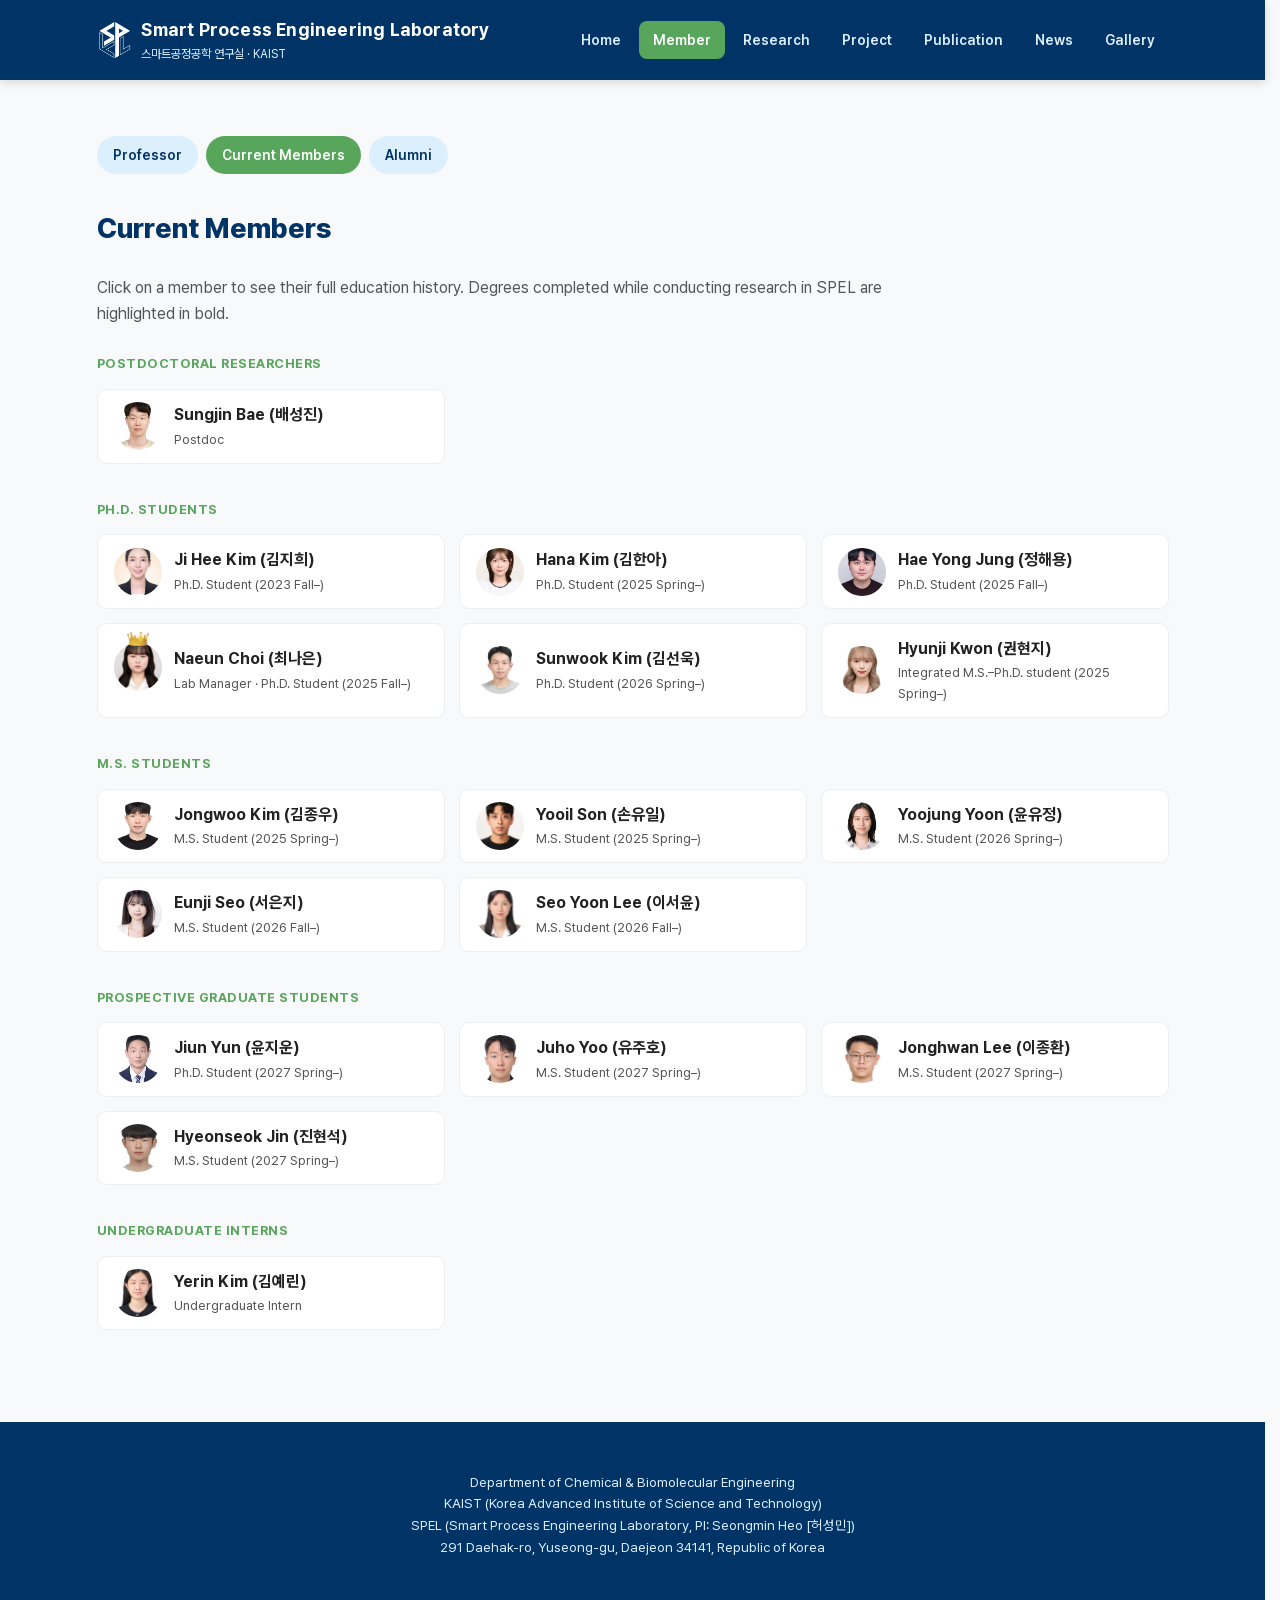
<file: member/current.html>
<!DOCTYPE html>
<html lang="ko">
<head>
  <meta charset="UTF-8">
  <meta name="viewport" content="width=device-width, initial-scale=1.0">
  <title>Current Members - SPEL, KAIST</title>
  <link rel="stylesheet" href="../style.css">
  <link rel="icon" href="../images/spel-logo.png">
</head>
<body>

  <header>
    <div class="header-inner">
      <a href="../index.html" class="brand">
        <img src="../images/spel-logo-white.png" alt="SPEL logo" class="brand-logo" onerror="this.style.display='none'">
        <span class="brand-text">
          <span class="brand-en">Smart Process Engineering Laboratory</span>
          <span class="brand-kr">스마트공정공학 연구실 · KAIST</span>
        </span>
      </a>
      <input type="checkbox" id="nav-toggle">
      <label for="nav-toggle" class="nav-toggle-label">☰</label>
      <nav>
        <a href="../index.html">Home</a>
        <a href="../member.html" class="active">Member</a>
        <a href="../research.html">Research</a>
        <a href="../project.html">Project</a>
        <a href="../publication.html">Publication</a>
        <a href="../news.html">News</a>
        <a href="../gallery.html">Gallery</a>
      </nav>
    </div>
  </header>

  <main>

    <div class="subnav">
      <a href="professor.html">Professor</a>
      <a href="current.html" class="active">Current Members</a>
      <a href="alumni.html">Alumni</a>
    </div>

    <section id="current-members">
      <div class="section-head">
        <h2>Current Members</h2>
      </div>
      <p class="section-intro">
        Click on a member to see their full education history.
        Degrees completed while conducting research in SPEL are highlighted in bold.
      </p>

      <!-- Postdoc -->
      <div class="member-group">
        <h3>Postdoctoral Researchers</h3>
        <div class="member-list">

          <div class="member-item clickable" role="button" tabindex="0"
               onclick="document.getElementById('dlg-sungjin-bae').showModal()"
               onkeydown="if(event.key==='Enter')this.click()">
            <img class="avatar" src="../images/members/sungjin-bae.jpg" data-name="Sungjin Bae" alt="Sungjin Bae" onerror="avatarFallback(this)">
            <div class="info">
              <div class="name">Sungjin Bae (배성진)</div>
              <div class="meta">Postdoc</div>
            </div>
          </div>
          <dialog id="dlg-sungjin-bae" class="member-dialog">
            <button class="dialog-close" onclick="this.closest('dialog').close()">✕</button>
            <img class="dialog-avatar" src="../images/members/sungjin-bae.jpg" data-name="Sungjin Bae" alt="Sungjin Bae" onerror="avatarFallback(this,'dialog-avatar-fallback')">
            <h3>Sungjin Bae (배성진)</h3>
            <p class="dialog-position">Postdoc (2025.08&ndash;)</p>
            <ul class="dialog-edu">
              <li><strong>Ph.D. Chemical and Biomolecular Engineering, KAIST, 2024</strong></li>
              <li>M.S. Chemical and Biomolecular Engineering, KAIST, 2019</li>
              <li>B.S. Chemical Engineering, Pennsylvania State University, 2017</li>
            </ul>
          </dialog>

        </div>
      </div>

      <!-- Ph.D. Students -->
      <div class="member-group">
        <h3>Ph.D. Students</h3>
        <div class="member-list">

          <div class="member-item clickable" role="button" tabindex="0"
               onclick="document.getElementById('dlg-ji-hee-kim').showModal()" onkeydown="if(event.key==='Enter')this.click()">
            <img class="avatar" src="../images/members/ji-hee-kim.jpg" data-name="Ji Hee Kim" alt="Ji Hee Kim" onerror="avatarFallback(this)">
            <div class="info"><div class="name">Ji Hee Kim (김지희)</div><div class="meta">Ph.D. Student (2023 Fall&ndash;)</div></div>
          </div>
          <dialog id="dlg-ji-hee-kim" class="member-dialog">
            <button class="dialog-close" onclick="this.closest('dialog').close()">✕</button>
            <img class="dialog-avatar" src="../images/members/ji-hee-kim.jpg" data-name="Ji Hee Kim" alt="Ji Hee Kim" onerror="avatarFallback(this,'dialog-avatar-fallback')">
            <h3>Ji Hee Kim (김지희)</h3>
            <p class="dialog-position">Ph.D. Student (2023 Fall&ndash;)</p>
            <ul class="dialog-edu">
              <li><strong>M.S. Chemical Engineering, Dankook University, 2023</strong></li>
              <li>B.S. Chemical Engineering, Dankook University, 2021</li>
            </ul>
          </dialog>

          <div class="member-item clickable" role="button" tabindex="0"
               onclick="document.getElementById('dlg-hana-kim').showModal()" onkeydown="if(event.key==='Enter')this.click()">
            <img class="avatar" src="../images/members/hana-kim.jpg" data-name="Hana Kim" alt="Hana Kim" onerror="avatarFallback(this)">
            <div class="info"><div class="name">Hana Kim (김한아)</div><div class="meta">Ph.D. Student (2025 Spring&ndash;)</div></div>
          </div>
          <dialog id="dlg-hana-kim" class="member-dialog">
            <button class="dialog-close" onclick="this.closest('dialog').close()">✕</button>
            <img class="dialog-avatar" src="../images/members/hana-kim.jpg" data-name="Hana Kim" alt="Hana Kim" onerror="avatarFallback(this,'dialog-avatar-fallback')">
            <h3>Hana Kim (김한아)</h3>
            <p class="dialog-position">Ph.D. Student (2025 Spring&ndash;)</p>
            <ul class="dialog-edu">
              <li>M.S. Chemical and Biological Engineering, Korea University, 2025</li>
              <li>B.S. Chemical and Biological Engineering, Hanbat National University, 2023</li>
            </ul>
          </dialog>

          <div class="member-item clickable" role="button" tabindex="0"
               onclick="document.getElementById('dlg-hae-yong-jung').showModal()" onkeydown="if(event.key==='Enter')this.click()">
            <img class="avatar" src="../images/members/hae-yong-jung.jpg" data-name="Hae Yong Jung" alt="Hae Yong Jung" onerror="avatarFallback(this)">
            <div class="info"><div class="name">Hae Yong Jung (정해용)</div><div class="meta">Ph.D. Student (2025 Fall&ndash;)</div></div>
          </div>
          <dialog id="dlg-hae-yong-jung" class="member-dialog">
            <button class="dialog-close" onclick="this.closest('dialog').close()">✕</button>
            <img class="dialog-avatar" src="../images/members/hae-yong-jung.jpg" data-name="Hae Yong Jung" alt="Hae Yong Jung" onerror="avatarFallback(this,'dialog-avatar-fallback')">
            <h3>Hae Yong Jung (정해용)</h3>
            <p class="dialog-position">Ph.D. Student (2025 Fall&ndash;)</p>
            <ul class="dialog-edu">
              <li><strong>M.S. Chemical Engineering, Dankook University, 2023</strong></li>
              <li>B.S. Chemical Engineering, Dankook University, 2021</li>
            </ul>
          </dialog>

          <div class="member-item clickable" role="button" tabindex="0"
               onclick="document.getElementById('dlg-naeun-choi').showModal()" onkeydown="if(event.key==='Enter')this.click()">
            <div class="avatar-wrap">
              <img class="avatar" src="../images/members/naeun-choi.jpg" data-name="Naeun Choi" alt="Naeun Choi" onerror="avatarFallback(this)">
              <img class="crown-icon" src="../images/crown.png" alt="Lab Manager">
            </div>
            <div class="info"><div class="name">Naeun Choi (최나은)</div><div class="meta">Lab Manager · Ph.D. Student (2025 Fall&ndash;)</div></div>
          </div>
          <dialog id="dlg-naeun-choi" class="member-dialog">
            <button class="dialog-close" onclick="this.closest('dialog').close()">✕</button>
            <img class="dialog-avatar" src="../images/members/naeun-choi.jpg" data-name="Naeun Choi" alt="Naeun Choi" onerror="avatarFallback(this,'dialog-avatar-fallback')">
            <h3>Naeun Choi (최나은)</h3>
            <p class="dialog-position">Lab Manager · Ph.D. Student (2025 Fall&ndash;)</p>
            <ul class="dialog-edu">
              <li>M.S. Chemical Engineering and Applied Chemistry, Chungnam National University, 2025</li>
              <li>B.S. Chemical Engineering, Dankook University, 2023</li>
            </ul>
          </dialog>

          <div class="member-item clickable" role="button" tabindex="0"
               onclick="document.getElementById('dlg-sunwook-kim').showModal()" onkeydown="if(event.key==='Enter')this.click()">
            <img class="avatar" src="../images/members/sunwook-kim.jpg" data-name="Sunwook Kim" alt="Sunwook Kim" onerror="avatarFallback(this)">
            <div class="info"><div class="name">Sunwook Kim (김선욱)</div><div class="meta">Ph.D. Student (2026 Spring&ndash;)</div></div>
          </div>
          <dialog id="dlg-sunwook-kim" class="member-dialog">
            <button class="dialog-close" onclick="this.closest('dialog').close()">✕</button>
            <img class="dialog-avatar" src="../images/members/sunwook-kim.jpg" data-name="Sunwook Kim" alt="Sunwook Kim" onerror="avatarFallback(this,'dialog-avatar-fallback')">
            <h3>Sunwook Kim (김선욱)</h3>
            <p class="dialog-position">Ph.D. Student (2026 Spring&ndash;)</p>
            <ul class="dialog-edu">
              <li><strong>M.S. Chemical and Biomolecular Engineering, KAIST, 2026</strong></li>
              <li>B.S. Chemical Engineering, Hanyang University, 2024</li>
            </ul>
          </dialog>

          <div class="member-item clickable" role="button" tabindex="0"
               onclick="document.getElementById('dlg-hyunji-kwon').showModal()" onkeydown="if(event.key==='Enter')this.click()">
            <img class="avatar" src="../images/members/hyunji-kwon.jpg" data-name="Hyunji Kwon" alt="Hyunji Kwon" onerror="avatarFallback(this)">
            <div class="info"><div class="name">Hyunji Kwon (권현지)</div><div class="meta">Integrated M.S.&ndash;Ph.D. student (2025 Spring&ndash;)</div></div>
          </div>
          <dialog id="dlg-hyunji-kwon" class="member-dialog">
            <button class="dialog-close" onclick="this.closest('dialog').close()">✕</button>
            <img class="dialog-avatar" src="../images/members/hyunji-kwon.jpg" data-name="Hyunji Kwon" alt="Hyunji Kwon" onerror="avatarFallback(this,'dialog-avatar-fallback')">
            <h3>Hyunji Kwon (권현지)</h3>
            <p class="dialog-position">Integrated M.S.&ndash;Ph.D. student (2025 Spring&ndash;)</p>
            <ul class="dialog-edu">
              <li>B.S. Chemical Engineering, Hanyang University, 2025</li>
            </ul>
          </dialog>

        </div>
      </div>

      <!-- M.S. Students -->
      <div class="member-group">
        <h3>M.S. Students</h3>
        <div class="member-list">

          <div class="member-item clickable" role="button" tabindex="0"
               onclick="document.getElementById('dlg-jongwoo-kim').showModal()" onkeydown="if(event.key==='Enter')this.click()">
            <img class="avatar" src="../images/members/jongwoo-kim.jpg" data-name="Jongwoo Kim" alt="Jongwoo Kim" onerror="avatarFallback(this)">
            <div class="info"><div class="name">Jongwoo Kim (김종우)</div><div class="meta">M.S. Student (2025 Spring&ndash;)</div></div>
          </div>
          <dialog id="dlg-jongwoo-kim" class="member-dialog">
            <button class="dialog-close" onclick="this.closest('dialog').close()">✕</button>
            <img class="dialog-avatar" src="../images/members/jongwoo-kim.jpg" data-name="Jongwoo Kim" alt="Jongwoo Kim" onerror="avatarFallback(this,'dialog-avatar-fallback')">
            <h3>Jongwoo Kim (김종우)</h3>
            <p class="dialog-position">M.S. Student (2025 Spring&ndash;)</p>
            <ul class="dialog-edu">
              <li>B.S. Chemical and Biomolecular Engineering, KAIST, 2025</li>
            </ul>
          </dialog>

          <div class="member-item clickable" role="button" tabindex="0"
               onclick="document.getElementById('dlg-yooil-son').showModal()" onkeydown="if(event.key==='Enter')this.click()">
            <img class="avatar" src="../images/members/yooil-son.jpg" data-name="Yooil Son" alt="Yooil Son" onerror="avatarFallback(this)">
            <div class="info"><div class="name">Yooil Son (손유일)</div><div class="meta">M.S. Student (2025 Spring&ndash;)</div></div>
          </div>
          <dialog id="dlg-yooil-son" class="member-dialog">
            <button class="dialog-close" onclick="this.closest('dialog').close()">✕</button>
            <img class="dialog-avatar" src="../images/members/yooil-son.jpg" data-name="Yooil Son" alt="Yooil Son" onerror="avatarFallback(this,'dialog-avatar-fallback')">
            <h3>Yooil Son (손유일)</h3>
            <p class="dialog-position">M.S. Student (2025 Spring&ndash;)</p>
            <ul class="dialog-edu">
              <li>B.S. Chemistry, KAIST, 2025</li>
            </ul>
          </dialog>

          <div class="member-item clickable" role="button" tabindex="0"
               onclick="document.getElementById('dlg-yoojung-yoon').showModal()" onkeydown="if(event.key==='Enter')this.click()">
            <img class="avatar" src="../images/members/yoojung-yoon.jpg" data-name="Yoojung Yoon" alt="Yoojung Yoon" onerror="avatarFallback(this)">
            <div class="info"><div class="name">Yoojung Yoon (윤유정)</div><div class="meta">M.S. Student (2026 Spring&ndash;)</div></div>
          </div>
          <dialog id="dlg-yoojung-yoon" class="member-dialog">
            <button class="dialog-close" onclick="this.closest('dialog').close()">✕</button>
            <img class="dialog-avatar" src="../images/members/yoojung-yoon.jpg" data-name="Yoojung Yoon" alt="Yoojung Yoon" onerror="avatarFallback(this,'dialog-avatar-fallback')">
            <h3>Yoojung Yoon (윤유정)</h3>
            <p class="dialog-position">M.S. Student (2026 Spring&ndash;)</p>
            <ul class="dialog-edu">
              <li>B.S. Chemical Engineering and Materials Science, Ewha Womans University, 2026</li>
            </ul>
          </dialog>

          <div class="member-item clickable" role="button" tabindex="0"
               onclick="document.getElementById('dlg-eunji-seo').showModal()" onkeydown="if(event.key==='Enter')this.click()">
            <img class="avatar" src="../images/members/eunji-seo.jpg" data-name="Eunji Seo" alt="Eunji Seo" onerror="avatarFallback(this)">
            <div class="info"><div class="name">Eunji Seo (서은지)</div><div class="meta">M.S. Student (2026 Fall&ndash;)</div></div>
          </div>
          <dialog id="dlg-eunji-seo" class="member-dialog">
            <button class="dialog-close" onclick="this.closest('dialog').close()">✕</button>
            <img class="dialog-avatar" src="../images/members/eunji-seo.jpg" data-name="Eunji Seo" alt="Eunji Seo" onerror="avatarFallback(this,'dialog-avatar-fallback')">
            <h3>Eunji Seo (서은지)</h3>
            <p class="dialog-position">M.S. Student (2026 Fall&ndash;)</p>
            <ul class="dialog-edu">
              <li>B.S. Chemical Engineering, Sungkyunkwan University, 2026</li>
            </ul>
          </dialog>

          <div class="member-item clickable" role="button" tabindex="0"
               onclick="document.getElementById('dlg-seoyoon-lee').showModal()" onkeydown="if(event.key==='Enter')this.click()">
            <img class="avatar" src="../images/members/seoyoon-lee.jpg" data-name="Seo Yoon Lee" alt="Seo Yoon Lee" onerror="avatarFallback(this)">
            <div class="info"><div class="name">Seo Yoon Lee (이서윤)</div><div class="meta">M.S. Student (2026 Fall&ndash;)</div></div>
          </div>
          <dialog id="dlg-seoyoon-lee" class="member-dialog">
            <button class="dialog-close" onclick="this.closest('dialog').close()">✕</button>
            <img class="dialog-avatar" src="../images/members/seoyoon-lee.jpg" data-name="Seo Yoon Lee" alt="Seo Yoon Lee" onerror="avatarFallback(this,'dialog-avatar-fallback')">
            <h3>Seo Yoon Lee (이서윤)</h3>
            <p class="dialog-position">M.S. Student (2026 Fall&ndash;)</p>
            <ul class="dialog-edu">
              <li>B.S. Chemical Engineering and Materials Science, Ewha Womans University, 2026</li>
            </ul>
          </dialog>

        </div>
      </div>

      <!-- Prospective Graduate Students -->
      <div class="member-group">
        <h3>Prospective Graduate Students</h3>
        <div class="member-list">

          <div class="member-item clickable" role="button" tabindex="0"
               onclick="document.getElementById('dlg-jiun-yun').showModal()" onkeydown="if(event.key==='Enter')this.click()">
            <img class="avatar" src="../images/members/jiun-yun.jpg" data-name="Jiun Yun" alt="Jiun Yun" onerror="avatarFallback(this)">
            <div class="info"><div class="name">Jiun Yun (윤지운)</div><div class="meta">Ph.D. Student (2027 Spring&ndash;)</div></div>
          </div>
          <dialog id="dlg-jiun-yun" class="member-dialog">
            <button class="dialog-close" onclick="this.closest('dialog').close()">✕</button>
            <img class="dialog-avatar" src="../images/members/jiun-yun.jpg" data-name="Jiun Yun" alt="Jiun Yun" onerror="avatarFallback(this,'dialog-avatar-fallback')">
            <h3>Jiun Yun (윤지운)</h3>
            <p class="dialog-position">Ph.D. Student (2027 Spring&ndash;)</p>
            <ul class="dialog-edu">
              <li>M.S. Chemical Engineering, Chonnam National University, 2025&ndash;</li>
              <li>B.S. Chemical Engineering, Chonnam National University, 2025</li>
            </ul>
          </dialog>

          <div class="member-item clickable" role="button" tabindex="0"
               onclick="document.getElementById('dlg-juho-yoo').showModal()" onkeydown="if(event.key==='Enter')this.click()">
            <img class="avatar" src="../images/members/juho-yoo.jpg" data-name="Juho Yoo" alt="Juho Yoo" onerror="avatarFallback(this)">
            <div class="info"><div class="name">Juho Yoo (유주호)</div><div class="meta">M.S. Student (2027 Spring&ndash;)</div></div>
          </div>
          <dialog id="dlg-juho-yoo" class="member-dialog">
            <button class="dialog-close" onclick="this.closest('dialog').close()">✕</button>
            <img class="dialog-avatar" src="../images/members/juho-yoo.jpg" data-name="Juho Yoo" alt="Juho Yoo" onerror="avatarFallback(this,'dialog-avatar-fallback')">
            <h3>Juho Yoo (유주호)</h3>
            <p class="dialog-position">M.S. Student (2027 Spring&ndash;)</p>
            <ul class="dialog-edu">
              <li>B.S. Chemical Engineering, Hanyang University, 2021&ndash;</li>
            </ul>
          </dialog>

          <div class="member-item clickable" role="button" tabindex="0"
               onclick="document.getElementById('dlg-jonghwan-lee').showModal()" onkeydown="if(event.key==='Enter')this.click()">
            <img class="avatar" src="../images/members/jonghwan-lee.jpg" data-name="Jonghwan Lee" alt="Jonghwan Lee" onerror="avatarFallback(this)">
            <div class="info"><div class="name">Jonghwan Lee (이종환)</div><div class="meta">M.S. Student (2027 Spring&ndash;)</div></div>
          </div>
          <dialog id="dlg-jonghwan-lee" class="member-dialog">
            <button class="dialog-close" onclick="this.closest('dialog').close()">✕</button>
            <img class="dialog-avatar" src="../images/members/jonghwan-lee.jpg" data-name="Jonghwan Lee" alt="Jonghwan Lee" onerror="avatarFallback(this,'dialog-avatar-fallback')">
            <h3>Jonghwan Lee (이종환)</h3>
            <p class="dialog-position">M.S. Student (2027 Spring&ndash;)</p>
            <ul class="dialog-edu">
              <li>B.S. Chemical and Biomolecular Engineering, KAIST, 2021&ndash;</li>
            </ul>
          </dialog>

          <div class="member-item clickable" role="button" tabindex="0"
               onclick="document.getElementById('dlg-hyeonseok-jin').showModal()" onkeydown="if(event.key==='Enter')this.click()">
            <img class="avatar" src="../images/members/hyeonseok-jin.jpg" data-name="Hyeonseok Jin" alt="Hyeonseok Jin" onerror="avatarFallback(this)">
            <div class="info"><div class="name">Hyeonseok Jin (진현석)</div><div class="meta">M.S. Student (2027 Spring&ndash;)</div></div>
          </div>
          <dialog id="dlg-hyeonseok-jin" class="member-dialog">
            <button class="dialog-close" onclick="this.closest('dialog').close()">✕</button>
            <img class="dialog-avatar" src="../images/members/hyeonseok-jin.jpg" data-name="Hyeonseok Jin" alt="Hyeonseok Jin" onerror="avatarFallback(this,'dialog-avatar-fallback')">
            <h3>Hyeonseok Jin (진현석)</h3>
            <p class="dialog-position">M.S. Student (2027 Spring&ndash;)</p>
            <ul class="dialog-edu">
              <li>B.S. Chemical Engineering, University of Ulsan, 2020&ndash;</li>
            </ul>
          </dialog>

        </div>
      </div>

      <!-- Undergraduate Interns -->
      <div class="member-group">
        <h3>Undergraduate Interns</h3>
        <div class="member-list">

          <div class="member-item clickable" role="button" tabindex="0"
               onclick="document.getElementById('dlg-yerin-kim').showModal()" onkeydown="if(event.key==='Enter')this.click()">
            <img class="avatar" src="../images/members/yerin-kim.jpg" data-name="Yerin Kim" alt="Yerin Kim" onerror="avatarFallback(this)">
            <div class="info"><div class="name">Yerin Kim (김예린)</div><div class="meta">Undergraduate Intern</div></div>
          </div>
          <dialog id="dlg-yerin-kim" class="member-dialog">
            <button class="dialog-close" onclick="this.closest('dialog').close()">✕</button>
            <img class="dialog-avatar" src="../images/members/yerin-kim.jpg" data-name="Yerin Kim" alt="Yerin Kim" onerror="avatarFallback(this,'dialog-avatar-fallback')">
            <h3>Yerin Kim (김예린)</h3>
            <p class="dialog-position">Undergraduate Intern</p>
            <ul class="dialog-edu">
              <li>B.S. Chemical Engineering, POSTECH, 2023&ndash;</li>
            </ul>
          </dialog>

        </div>
      </div>

    </section>

  </main>

  <footer>
    <p>
      Department of Chemical &amp; Biomolecular Engineering<br>
      KAIST (Korea Advanced Institute of Science and Technology)<br>
      SPEL (Smart Process Engineering Laboratory, PI: Seongmin Heo [허성민])<br>
      291 Daehak-ro, Yuseong-gu, Daejeon 34141, Republic of Korea
    </p>
  </footer>

  <script src="../script.js"></script>
</body>
</html>
</file>
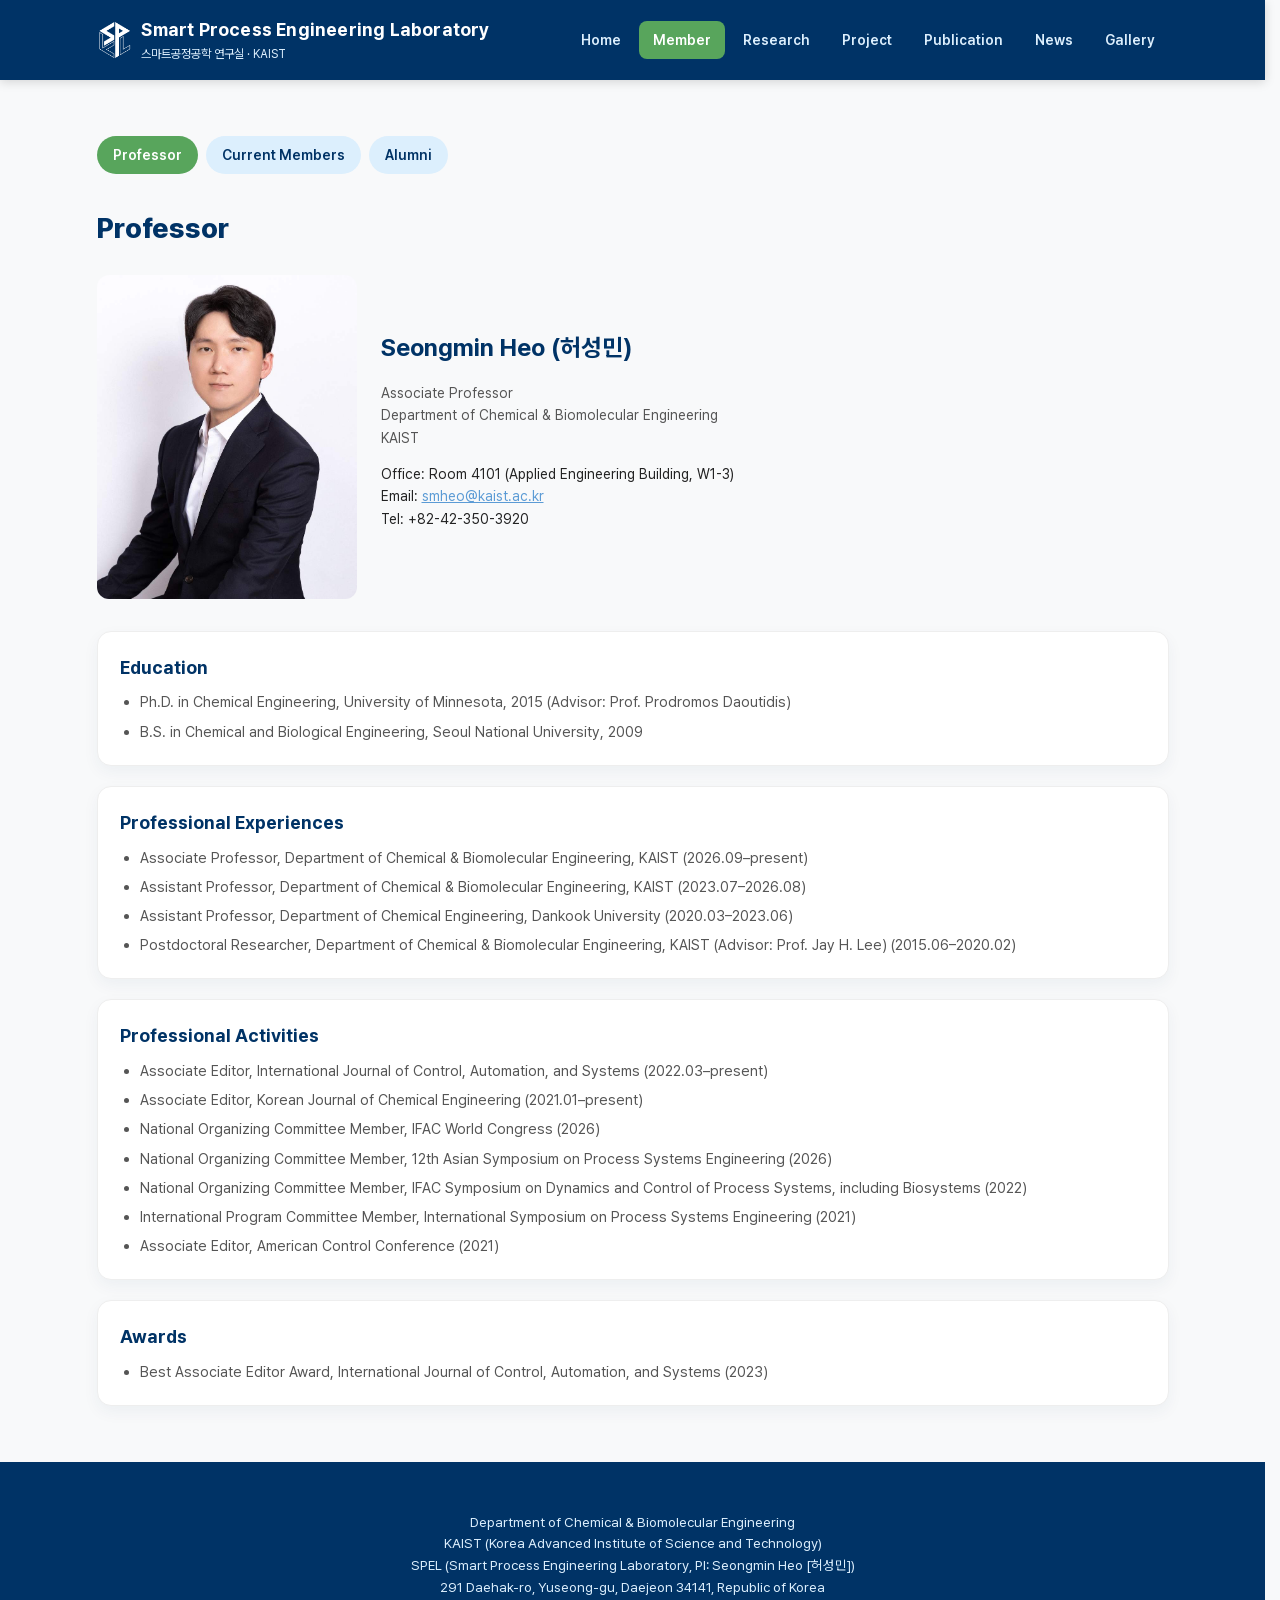
<file: member/professor.html>
<!DOCTYPE html>
<html lang="ko">
<head>
  <meta charset="UTF-8">
  <meta name="viewport" content="width=device-width, initial-scale=1.0">
  <title>Professor - SPEL, KAIST</title>
  <link rel="stylesheet" href="../style.css">
  <link rel="icon" href="../images/spel-logo.png">
</head>
<body>

  <header>
    <div class="header-inner">
      <a href="../index.html" class="brand">
        <img src="../images/spel-logo-white.png" alt="SPEL logo" class="brand-logo" onerror="this.style.display='none'">
        <span class="brand-text">
          <span class="brand-en">Smart Process Engineering Laboratory</span>
          <span class="brand-kr">스마트공정공학 연구실 · KAIST</span>
        </span>
      </a>
      <input type="checkbox" id="nav-toggle">
      <label for="nav-toggle" class="nav-toggle-label">☰</label>
      <nav>
        <a href="../index.html">Home</a>
        <a href="../member.html" class="active">Member</a>
        <a href="../research.html">Research</a>
        <a href="../project.html">Project</a>
        <a href="../publication.html">Publication</a>
        <a href="../news.html">News</a>
        <a href="../gallery.html">Gallery</a>
      </nav>
    </div>
  </header>

  <main>

    <div class="subnav">
      <a href="professor.html" class="active">Professor</a>
      <a href="current.html">Current Members</a>
      <a href="alumni.html">Alumni</a>
    </div>

    <section id="professor">
      <div class="section-head">
        <h2>Professor</h2>
      </div>

      <div class="professor-banner">
        <img class="professor-photo-lg" src="../images/professor.jpg" alt="Prof. Seongmin Heo"
             onerror="this.onerror=null;this.replaceWith(Object.assign(document.createElement('div'),{className:'professor-photo-lg',textContent:'Photo'}));">
        <div class="professor-basic">
          <h3>Seongmin Heo (허성민)</h3>
          <p class="title">Associate Professor<br>Department of Chemical &amp; Biomolecular Engineering<br>KAIST</p>
          <p class="contact">
            Office: Room 4101 (Applied Engineering Building, W1-3)<br>
            Email: <a href="mailto:smheo@kaist.ac.kr">smheo@kaist.ac.kr</a><br>
            Tel: +82-42-350-3920
          </p>
        </div>
      </div>

      <div class="professor-sections">

        <div class="card">
          <h3>Education</h3>
          <ul>
            <li>Ph.D. in Chemical Engineering, University of Minnesota, 2015 (Advisor: Prof. Prodromos Daoutidis)</li>
            <li>B.S. in Chemical and Biological Engineering, Seoul National University, 2009</li>
          </ul>
        </div>

        <div class="card">
          <h3>Professional Experiences</h3>
          <ul>
            <li>Associate Professor, Department of Chemical &amp; Biomolecular Engineering, KAIST (2026.09&ndash;present)</li>
            <li>Assistant Professor, Department of Chemical &amp; Biomolecular Engineering, KAIST (2023.07&ndash;2026.08)</li>
            <li>Assistant Professor, Department of Chemical Engineering, Dankook University (2020.03&ndash;2023.06)</li>
            <li>Postdoctoral Researcher, Department of Chemical &amp; Biomolecular Engineering, KAIST (Advisor: Prof. Jay H. Lee) (2015.06&ndash;2020.02)</li>
          </ul>
        </div>

        <div class="card">
          <h3>Professional Activities</h3>
          <ul>
            <li>Associate Editor, International Journal of Control, Automation, and Systems (2022.03&ndash;present)</li>
            <li>Associate Editor, Korean Journal of Chemical Engineering (2021.01&ndash;present)</li>
            <li>National Organizing Committee Member, IFAC World Congress (2026)</li>
            <li>National Organizing Committee Member, 12th Asian Symposium on Process Systems Engineering (2026)</li>
            <li>National Organizing Committee Member, IFAC Symposium on Dynamics and Control of Process Systems, including Biosystems (2022)</li>
            <li>International Program Committee Member, International Symposium on Process Systems Engineering (2021)</li>
            <li>Associate Editor, American Control Conference (2021)</li>
          </ul>
        </div>

        <div class="card">
          <h3>Awards</h3>
          <ul>
            <li>Best Associate Editor Award, International Journal of Control, Automation, and Systems (2023)</li>
          </ul>
        </div>

      </div>
    </section>

  </main>

  <footer>
    <p>
      Department of Chemical &amp; Biomolecular Engineering<br>
      KAIST (Korea Advanced Institute of Science and Technology)<br>
      SPEL (Smart Process Engineering Laboratory, PI: Seongmin Heo [허성민])<br>
      291 Daehak-ro, Yuseong-gu, Daejeon 34141, Republic of Korea
    </p>
  </footer>

  <script src="../script.js"></script>
</body>
</html>
</file>
<file: style.css>
@font-face {
  font-family: "Pretendard";
  src: url("font/PretendardVariable.ttf") format("truetype");
  font-weight: 200 800;
  font-style: normal;
  font-display: swap;
}

:root {
  --SPEL-Blue-Core: #003366;
  --SPEL-Blue-Core-rgb: 0, 51, 102;
  --SPEL-Blue-Accent: #5B9BD5;
  --SPEL-Blue-Tint: #DCEFFD;
  --SPEL-Green-Core: #1E6B1E;
  --SPEL-Green-Accent: #58A55C;
  --SPEL-Green-Tint: #DDF3DD;
  --SPEL-Yellow-Tint: #FFF5DD;
  --SPEL-Yellow-Core: #EEAA00;
  --SPEL-Red-Accent: #FE8A7D;
  --SPEL-Background: #F8F9FA;
  --SPEL-White: #ffffff;
  --SPEL-Extra-Light-Gray: #EEEEEE;
  --SPEL-Black: #222222;
  --SPEL-Dark-Gray: #555555;
  --max-width: 1120px;
}

* {
  box-sizing: border-box;
}

html {
  overflow-y: scroll;
  scrollbar-gutter: stable;
}

body {
  margin: 0;
  min-height: 100vh;
  display: flex;
  flex-direction: column;
  font-family: "Pretendard", "Noto Sans KR", Arial, sans-serif;
  color: var(--SPEL-Black);
  background-color: var(--SPEL-Background);
  line-height: 1.6;
}

a {
  color: var(--SPEL-Blue-Accent);
}

/* Header / nav */
header {
  background-color: var(--SPEL-Blue-Core);
  color: var(--SPEL-White);
  position: sticky;
  top: 0;
  z-index: 100;
  box-shadow: 0 2px 10px rgba(0, 0, 0, 0.15);
}

.header-inner {
  max-width: var(--max-width);
  margin: 0 auto;
  padding: 16px 24px;
  display: flex;
  align-items: center;
  justify-content: space-between;
  gap: 16px;
}

.brand {
  display: flex;
  align-items: center;
  gap: 10px;
  text-decoration: none;
  color: var(--SPEL-White);
}

.brand-logo {
  height: 40px;
  width: auto;
}

.brand-text {
  display: flex;
  flex-direction: column;
}

.brand .brand-en {
  font-size: 18px;
  font-weight: 700;
  letter-spacing: 0.2px;
}

.brand .brand-kr {
  font-size: 12px;
  color: var(--SPEL-Blue-Tint);
}

nav {
  display: flex;
  flex-wrap: wrap;
  gap: 4px;
}

nav a {
  text-decoration: none;
  color: var(--SPEL-Blue-Tint);
  font-weight: 600;
  font-size: 14px;
  padding: 8px 14px;
  border-radius: 8px;
  transition: background-color 0.15s ease, color 0.15s ease;
}

nav a:hover {
  background-color: rgba(255, 255, 255, 0.1);
  color: var(--SPEL-White);
}

nav a.active {
  background-color: var(--SPEL-Green-Accent);
  color: var(--SPEL-White);
}

#nav-toggle {
  display: none;
}

.nav-toggle-label {
  display: none;
  color: var(--SPEL-White);
  font-size: 22px;
  cursor: pointer;
  padding: 4px 8px;
}

/* Hero */
.hero {
  background-image: linear-gradient(135deg, rgba(var(--SPEL-Blue-Core-rgb), 0.75) 0%, rgba(var(--SPEL-Blue-Core-rgb), 0.55) 100%), url("images/hero-banner.gif");
  background-size: cover;
  background-position: center;
  background-repeat: no-repeat;
  color: var(--SPEL-White);
  padding: 72px 24px;
  text-align: center;
}

.hero h1 {
  margin: 0 0 12px 0;
  font-size: 40px;
}

.hero p.subtitle {
  margin: 0 auto;
  max-width: 720px;
  font-size: 17px;
  color: var(--SPEL-Blue-Tint);
}

.hero .affil {
  margin-top: 18px;
  font-size: 14px;
  color: var(--SPEL-Blue-Tint);
}

/* Notice banner */
.notice {
  position: relative;
  background-color: var(--SPEL-Yellow-Tint);
  color: var(--SPEL-Yellow-Core);
  padding: 12px 48px;
  text-align: center;
  font-size: 14px;
  font-weight: 600;
}

.notice a {
  color: var(--SPEL-Yellow-Core);
  text-decoration: underline;
}

.notice-close {
  position: absolute;
  top: 50%;
  right: 16px;
  transform: translateY(-50%);
  background: none;
  border: none;
  outline: none;
  box-shadow: none;
  -webkit-appearance: none;
  appearance: none;
  color: var(--SPEL-Yellow-Core);
  font-size: 16px;
  line-height: 1;
  cursor: pointer;
  padding: 4px 8px;
}

.notice-close:hover {
  color: color-mix(in srgb, var(--SPEL-Yellow-Core) 80%, black);
}

/* Layout sections */
main {
  flex: 1 0 auto;
  width: 100%;
  max-width: var(--max-width);
  margin: 0 auto;
  padding: 56px 24px;
}

section {
  margin-bottom: 64px;
}

section:last-child {
  margin-bottom: 0;
}

.section-head {
  display: flex;
  align-items: baseline;
  justify-content: space-between;
  margin-bottom: 24px;
  flex-wrap: wrap;
  gap: 8px;
}

.section-head h2 {
  font-size: 28px;
  font-weight: 800;
  margin: 0;
  color: var(--SPEL-Blue-Core);
}

.section-head .see-all {
  font-size: 14px;
  font-weight: 600;
  text-decoration: none;
}

.section-intro {
  color: var(--SPEL-Dark-Gray);
  max-width: 800px;
  margin-bottom: 28px;
}

.about-banner {
  display: flex;
  gap: 24px;
  align-items: center;
  flex-wrap: wrap;
}

.about-logo {
  width: 96px;
  height: 96px;
  object-fit: contain;
  flex-shrink: 0;
}

.about-banner .section-intro {
  flex: 1;
  min-width: 260px;
}

/* Cards / grid */
.grid {
  display: grid;
  grid-template-columns: repeat(auto-fit, minmax(260px, 1fr));
  gap: 20px;
}

/* Project list — one full-width row per project, like a career/project listing */
.project-list {
  display: flex;
  flex-direction: column;
  gap: 14px;
}

.card {
  background-color: var(--SPEL-White);
  border: 1px solid var(--SPEL-Extra-Light-Gray);
  border-radius: 14px;
  padding: 22px;
  box-shadow: 0 6px 16px rgba(var(--SPEL-Blue-Core-rgb), 0.05);
}

.card h3 {
  margin: 0 0 8px 0;
  font-size: 18px;
  color: var(--SPEL-Blue-Core);
}

.card p {
  margin: 0;
  color: var(--SPEL-Dark-Gray);
  font-size: 14.5px;
}

.card .tag {
  display: inline-block;
  font-size: 11px;
  font-weight: 700;
  color: var(--SPEL-Green-Accent);
  background-color: var(--SPEL-Green-Tint);
  border-radius: 999px;
  padding: 3px 10px;
  margin-bottom: 10px;
}

/* Sub navigation (tabs) */
.subnav {
  display: flex;
  gap: 8px;
  margin-bottom: 32px;
  flex-wrap: wrap;
}

.subnav a {
  text-decoration: none;
  font-size: 14px;
  font-weight: 600;
  color: var(--SPEL-Blue-Core);
  background-color: var(--SPEL-Blue-Tint);
  padding: 8px 16px;
  border-radius: 999px;
  transition: background-color 0.15s ease, color 0.15s ease;
}

.subnav a:hover {
  background-color: var(--SPEL-Blue-Accent);
}

.subnav a.active {
  background-color: var(--SPEL-Green-Accent);
  color: var(--SPEL-White);
}

/* Clickable hub cards (e.g. Member overview) */
a.card {
  display: block;
  text-decoration: none;
  transition: transform 0.15s ease, box-shadow 0.15s ease;
}

a.card:hover {
  transform: translateY(-2px);
  box-shadow: 0 10px 22px rgba(var(--SPEL-Blue-Core-rgb), 0.1);
}

a.card .card-arrow {
  display: inline-block;
  margin-top: 10px;
  font-size: 13px;
  font-weight: 700;
  color: var(--SPEL-Green-Accent);
}

/* Clickable cards that open a popup (e.g. Research areas) */
.card.clickable {
  cursor: pointer;
  transition: transform 0.15s ease, box-shadow 0.15s ease;
}

.card.clickable:hover {
  transform: translateY(-2px);
  box-shadow: 0 10px 22px rgba(var(--SPEL-Blue-Core-rgb), 0.1);
}

.member-dialog.wide-dialog {
  max-width: 1000px;
  width: 90vw;
  max-height: 90vh;
  overflow-y: auto;
}

.dialog-photo {
  display: block;
  box-sizing: border-box;
  width: 100%;
  height: auto;
  max-height: 70vh;
  padding: 6px;
  border-radius: 12px;
  object-fit: contain;
  margin-bottom: 16px;
  background-color: var(--SPEL-White);
}

.dialog-photo-fallback {
  width: 100%;
  aspect-ratio: 16 / 9;
  border-radius: 12px;
  margin-bottom: 16px;
  background-color: var(--SPEL-Blue-Accent);
  display: flex;
  align-items: center;
  justify-content: center;
  color: var(--SPEL-Blue-Core);
  font-size: 13px;
}

.dialog-photos {
  display: flex;
  flex-direction: column;
  gap: 10px;
  margin-bottom: 16px;
}

.dialog-photos .dialog-photo,
.dialog-photos .dialog-photo-fallback {
  margin-bottom: 0;
}

.dialog-description {
  font-size: 14.5px;
  color: var(--SPEL-Black);
  margin: 8px 0 16px 0;
}

.dialog-focus {
  list-style: none;
  padding: 0;
  margin: 0 0 16px 0;
}

.dialog-focus li {
  font-size: 14px;
  color: var(--SPEL-Black);
  padding: 8px 0;
  border-bottom: 1px dashed var(--SPEL-Extra-Light-Gray);
}

.dialog-focus li:last-child {
  border-bottom: none;
}

.dialog-focus .focus-label {
  color: var(--SPEL-Green-Accent);
  font-weight: 700;
}

.dialog-focus li.dialog-en-title {
  color: var(--SPEL-Blue-Core);
  font-weight: 600;
  text-align: center;
}

.dialog-members {
  font-size: 13.5px;
  color: var(--SPEL-Dark-Gray);
  border-top: 1px solid var(--SPEL-Extra-Light-Gray);
  padding-top: 12px;
  margin: 0;
}

.popup-dont-show {
  display: block;
  width: 100%;
  background: none;
  border: none;
  outline: none;
  box-shadow: none;
  -webkit-appearance: none;
  appearance: none;
  text-align: center;
  margin-top: 16px;
  padding-top: 14px;
  border-top: 1px solid var(--SPEL-Extra-Light-Gray);
  font-size: 13px;
  font-family: inherit;
  color: var(--SPEL-Dark-Gray);
  cursor: pointer;
}

.popup-dont-show:hover {
  color: var(--SPEL-Blue-Core);
  text-decoration: underline;
}

/* Member groups */
.member-group {
  margin-bottom: 36px;
}

.member-group h3 {
  font-size: 18px;
  color: var(--SPEL-Green-Accent);
  margin-bottom: 14px;
  text-transform: uppercase;
  letter-spacing: 0.5px;
  font-size: 13px;
}

.member-list {
  display: grid;
  grid-template-columns: repeat(auto-fill, minmax(300px, 1fr));
  gap: 14px;
}

.member-item {
  background-color: var(--SPEL-White);
  border: 1px solid var(--SPEL-Extra-Light-Gray);
  border-radius: 10px;
  padding: 12px 16px;
  display: flex;
  align-items: center;
  gap: 12px;
}

.member-item.clickable {
  cursor: pointer;
  text-align: left;
  font-family: inherit;
  border: 1px solid var(--SPEL-Extra-Light-Gray);
  transition: box-shadow 0.15s ease, transform 0.15s ease;
}

.member-item.clickable:hover {
  box-shadow: 0 8px 18px rgba(var(--SPEL-Blue-Core-rgb), 0.08);
  transform: translateY(-1px);
  border-color: var(--SPEL-Green-Accent);
}

/* Member detail popup */
.member-dialog {
  border: none;
  border-radius: 16px;
  padding: 28px;
  max-width: 380px;
  width: 90%;
  box-shadow: 0 20px 45px rgba(var(--SPEL-Blue-Core-rgb), 0.25);
}

.member-dialog::backdrop {
  background-color: rgba(var(--SPEL-Blue-Core-rgb), 0.55);
}

.dialog-close {
  position: absolute;
  top: 14px;
  right: 14px;
  border: none;
  outline: none;
  box-shadow: none;
  -webkit-appearance: none;
  appearance: none;
  background: none;
  font-size: 18px;
  color: var(--SPEL-Dark-Gray);
  cursor: pointer;
  line-height: 1;
  padding: 4px;
}

.dialog-close:hover {
  color: var(--SPEL-Blue-Core);
}

.dialog-avatar,
.dialog-avatar-fallback {
  width: 88px;
  height: 88px;
  border-radius: 50%;
  object-fit: cover;
  display: block;
  margin: 0 auto 16px;
}

.dialog-avatar-fallback {
  background-color: var(--SPEL-Blue-Core);
  color: var(--SPEL-White);
  display: flex;
  align-items: center;
  justify-content: center;
  font-size: 24px;
  font-weight: 700;
}

.member-dialog h3 {
  margin: 0 0 4px 0;
  text-align: center;
  color: var(--SPEL-Blue-Core);
  font-size: 19px;
}

.dialog-position {
  text-align: center;
  color: var(--SPEL-Green-Accent);
  font-weight: 600;
  font-size: 13.5px;
  margin: 0 0 18px 0;
}

.dialog-edu {
  list-style: none;
  padding: 0;
  margin: 0;
  border-top: 1px solid var(--SPEL-Extra-Light-Gray);
  padding-top: 14px;
}

.dialog-edu li {
  font-size: 13.5px;
  color: var(--SPEL-Black);
  padding: 5px 0;
}

.avatar,
.avatar-fallback {
  width: 48px;
  height: 48px;
  border-radius: 50%;
  flex-shrink: 0;
  object-fit: cover;
}

.avatar {
  background-color: var(--SPEL-Blue-Accent);
}

.avatar-fallback {
  background-color: var(--SPEL-Blue-Core);
  color: var(--SPEL-White);
  display: flex;
  align-items: center;
  justify-content: center;
  font-size: 14px;
  font-weight: 700;
}

.avatar-wrap {
  position: relative;
  flex-shrink: 0;
}

.crown-icon {
  position: absolute; 
  top: -11px;
  left: 50%;
  transform: translateX(-50%);
  width: 22px;
  height: auto;
  pointer-events: none;
}

.member-item .name {
  font-weight: 700;
  color: var(--SPEL-Black);
}

.member-item .meta {
  font-size: 13px;
  color: var(--SPEL-Dark-Gray);
  margin-top: 2px;
}

.professor-banner {
  display: flex;
  gap: 24px;
  flex-wrap: wrap;
  align-items: center;
  margin-bottom: 32px;
}

.professor-photo-lg {
  width: 260px;
  aspect-ratio: 1280 / 1592;
  height: auto;
  border-radius: 12px;
  background-color: var(--SPEL-Blue-Accent);
  color: var(--SPEL-Blue-Core);
  display: flex;
  align-items: center;
  justify-content: center;
  font-size: 13px;
  text-align: center;
  flex-shrink: 0;
  object-fit: cover;
}

.professor-basic h3 {
  margin: 0 0 4px 0;
  font-size: 24px;
  color: var(--SPEL-Blue-Core);
}

.professor-basic .title {
  color: var(--SPEL-Dark-Gray);
  margin-bottom: 10px;
  font-size: 14px;
}

.professor-basic .contact {
  font-size: 14px;
  color: var(--SPEL-Black);
}

.professor-sections {
  display: flex;
  flex-direction: column;
  gap: 20px;
}

.card ul {
  margin: 0;
  padding-left: 20px;
  color: var(--SPEL-Dark-Gray);
  font-size: 14.5px;
}

.card ul li {
  margin-bottom: 6px;
}

.card ul li:last-child {
  margin-bottom: 0;
}

/* Publications */
.pub-list {
  list-style: none;
  padding: 0;
  margin: 0;
}

.pub-list li {
  padding: 14px 0;
  border-bottom: 1px solid var(--SPEL-Extra-Light-Gray);
  font-size: 14.5px;
}

.pub-list li:last-child {
  border-bottom: none;
}

.pub-id {
  font-weight: 700;
  color: var(--SPEL-Green-Accent);
  margin-right: 8px;
}

.pub-note {
  color: var(--SPEL-Dark-Gray);
  font-size: 13.5px;
  font-style: italic;
  margin-top: 8px;
}

.pub-link {
  margin-left: 8px;
  font-size: 13px;
  font-weight: 600;
  color: var(--SPEL-Blue-Accent);
  text-decoration: none;
  white-space: nowrap;
}

.pub-link:hover {
  text-decoration: underline;
}

.pub-year {
  margin-bottom: 28px;
}

.pub-year h3 {
  font-size: 15px;
  color: var(--SPEL-Blue-Core);
  background-color: var(--SPEL-Blue-Tint);
  display: inline-block;
  padding: 4px 12px;
  border-radius: 999px;
  margin-bottom: 12px;
}

.scholar-bar {
  background-color: var(--SPEL-Blue-Tint);
  border: 1px solid var(--SPEL-Extra-Light-Gray);
  border-radius: 12px;
  padding: 14px 20px;
  margin-bottom: 32px;
  text-align: center;
  font-weight: 600;
  font-size: 14.5px;
}

.scholar-bar a {
  color: var(--SPEL-Blue-Core);
  text-decoration: none;
}

.scholar-bar a:hover {
  text-decoration: underline;
}

/* News */
.news-month {
  margin-bottom: 28px;
}

.news-month h3 {
  font-size: 15px;
  color: var(--SPEL-Blue-Core);
  background-color: var(--SPEL-Blue-Tint);
  display: inline-block;
  padding: 4px 12px;
  border-radius: 999px;
  margin-bottom: 12px;
}

.news-item {
  display: flex;
  gap: 12px;
  padding: 10px 0;
  border-bottom: 1px dashed var(--SPEL-Extra-Light-Gray);
  font-size: 14.5px;
}

.news-item:last-child {
  border-bottom: none;
}

.news-date {
  color: var(--SPEL-Dark-Gray);
  font-size: 13px;
  white-space: nowrap;
  flex-shrink: 0;
  width: 78px;
}

.news-tag {
  display: inline-block;
  font-size: 11px;
  font-weight: 700;
  padding: 2px 8px;
  border-radius: 999px;
  margin-right: 6px;
  color: var(--SPEL-White);
}

.tag-논문 { background-color: var(--SPEL-Blue-Accent); }
.tag-졸업 { background-color: var(--SPEL-Green-Accent); }
.tag-수상 { background-color: var(--SPEL-Yellow-Core); }
.tag-과제 { background-color: var(--SPEL-Blue-Core); }
.tag-입학\/진학 { background-color: var(--SPEL-Green-Core); }
.tag-기타 { background-color: var(--SPEL-Red-Accent); }

/* Gallery / generic toggle groups */
.gallery-year,
.toggle-group {
  margin-bottom: 12px;
  border-bottom: 1px solid var(--SPEL-Extra-Light-Gray);
  padding-bottom: 20px;
}

.gallery-year summary,
.toggle-group summary {
  cursor: pointer;
  list-style: none;
  font-size: 22px;
  font-weight: 700;
  color: var(--SPEL-Blue-Core);
  padding: 12px 0;
  display: flex;
  align-items: center;
  gap: 10px;
}

.gallery-year summary::-webkit-details-marker,
.toggle-group summary::-webkit-details-marker {
  display: none;
}

.gallery-year summary .arrow,
.toggle-group summary .arrow {
  display: inline-block;
  color: var(--SPEL-Green-Accent);
  transition: transform 0.15s ease;
}

.gallery-year[open] summary .arrow,
.toggle-group[open] summary .arrow {
  transform: rotate(90deg);
}

.toggle-group summary.section-title {
  font-size: 28px;
  font-weight: 800;
}

.album-grid {
  display: grid;
  grid-template-columns: repeat(auto-fill, minmax(220px, 1fr));
  gap: 20px;
  margin-top: 8px;
}

.album-card {
  background-color: var(--SPEL-White);
  border: 1px solid var(--SPEL-Extra-Light-Gray);
  border-radius: 14px;
  overflow: hidden;
  cursor: pointer;
  box-shadow: 0 6px 16px rgba(var(--SPEL-Blue-Core-rgb), 0.05);
  transition: transform 0.15s ease, box-shadow 0.15s ease;
}

.album-card:hover {
  transform: translateY(-2px);
  box-shadow: 0 10px 22px rgba(var(--SPEL-Blue-Core-rgb), 0.1);
}

.album-thumb,
.album-thumb-fallback {
  width: 100%;
  aspect-ratio: 4 / 3;
  object-fit: cover;
  display: block;
  background-color: var(--SPEL-Blue-Accent);
}

.album-thumb-fallback {
  display: flex;
  align-items: center;
  justify-content: center;
  color: var(--SPEL-Blue-Core);
  font-size: 13px;
  text-align: center;
  padding: 12px;
}

.album-caption {
  padding: 12px 14px;
  font-size: 14px;
  font-weight: 400;
  color: var(--SPEL-Black);
}

/* Footer */
footer {
  padding: 36px 24px;
  text-align: center;
  background-color: var(--SPEL-Blue-Core);
  color: var(--SPEL-Blue-Tint);
  font-size: 13.5px;
}

footer a {
  color: var(--SPEL-Blue-Tint);
}

/* Responsive */
@media (max-width: 780px) {
  .header-inner {
    flex-wrap: wrap;
  }
  .nav-toggle-label {
    display: block;
  }
  nav {
    display: none;
    width: 100%;
    flex-direction: column;
    padding-top: 8px;
  }
  #nav-toggle:checked ~ nav {
    display: flex;
  }
  .hero h1 {
    font-size: 30px;
  }
  .professor-banner {
    flex-direction: column;
    text-align: center;
  }
}
</file>
